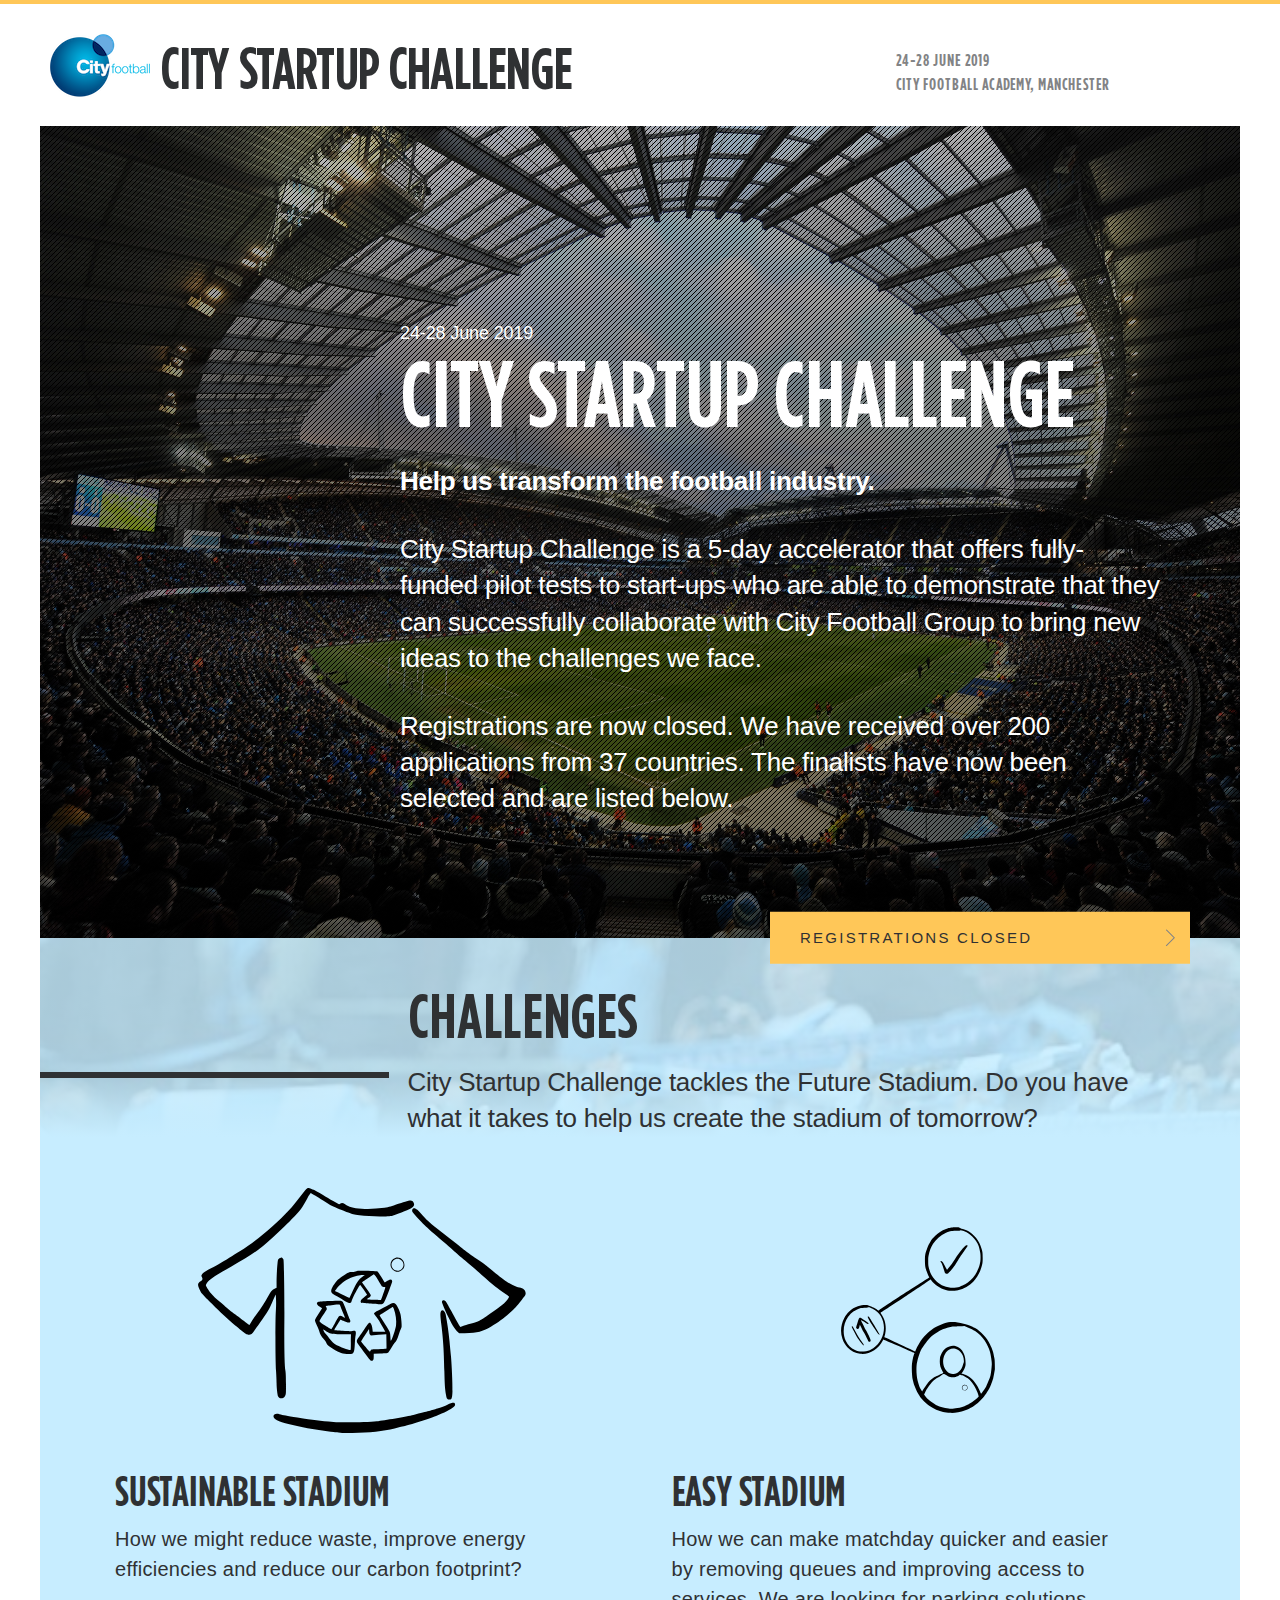
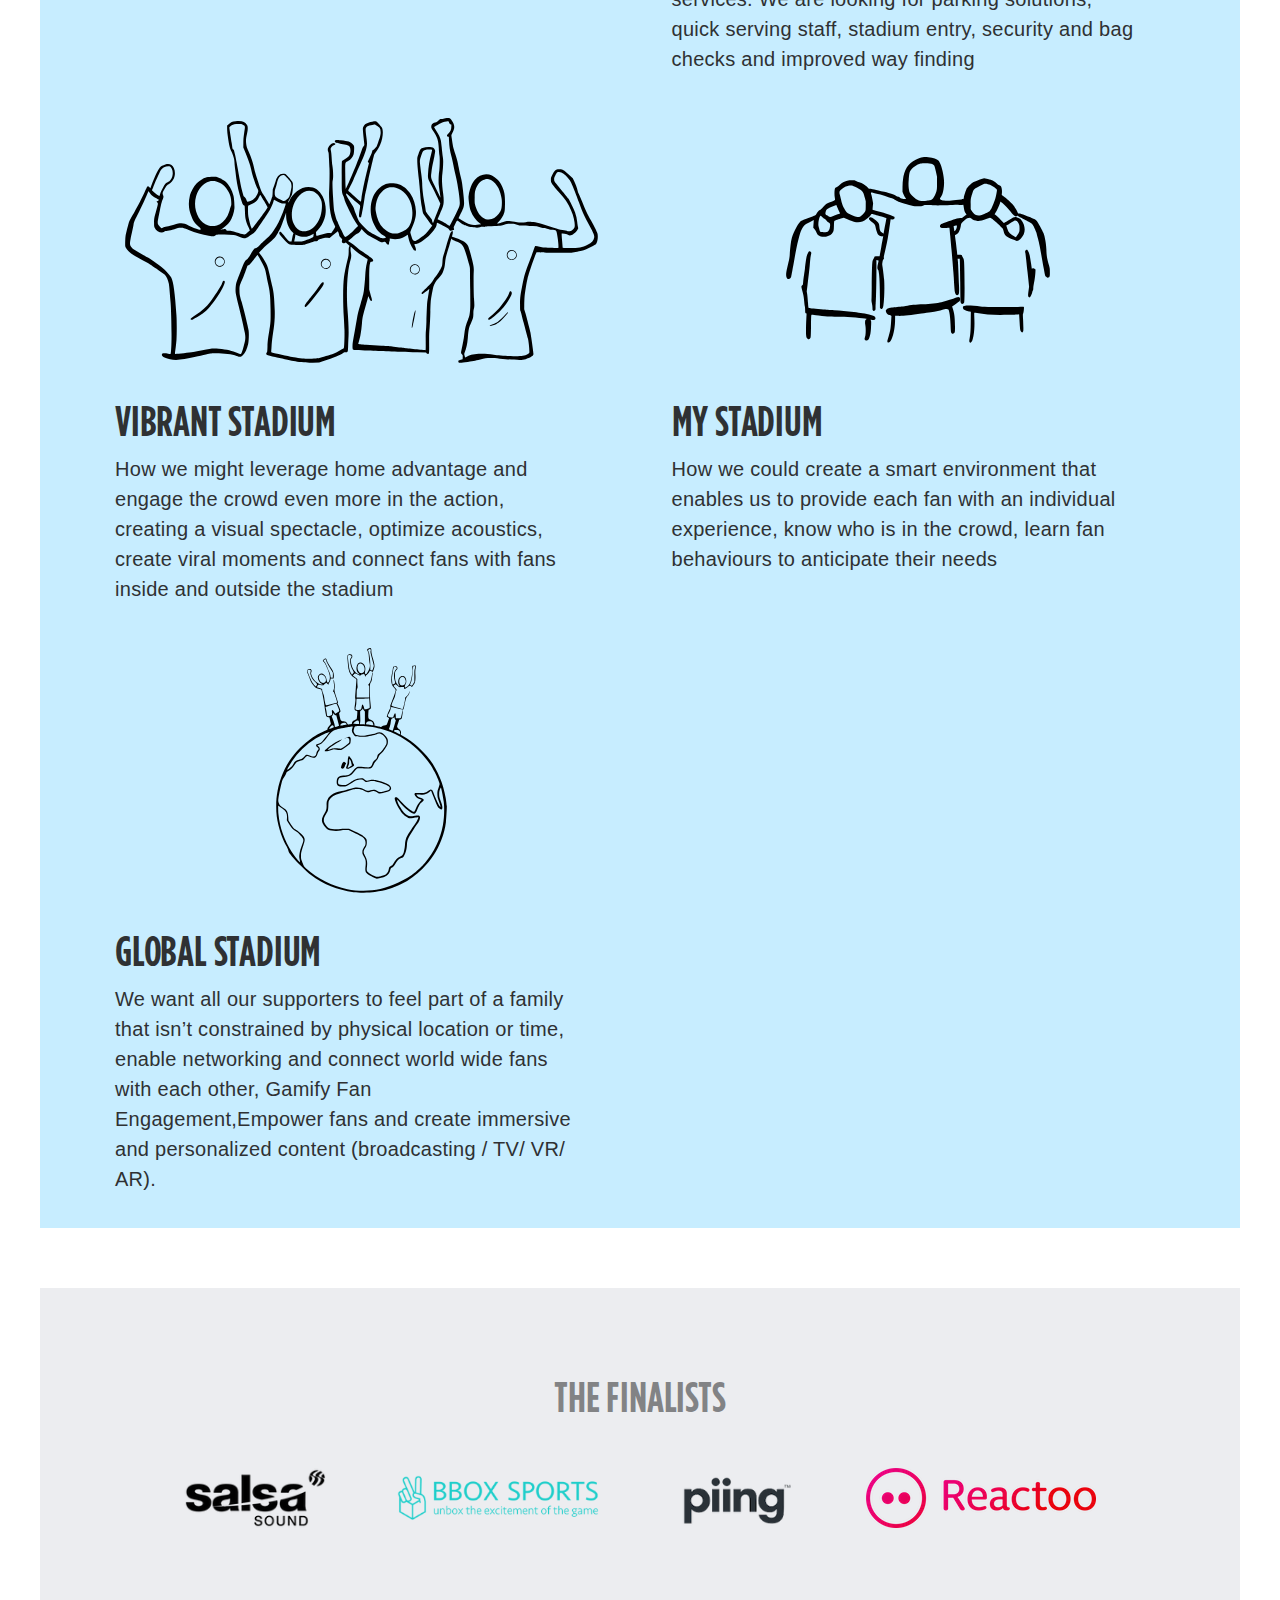
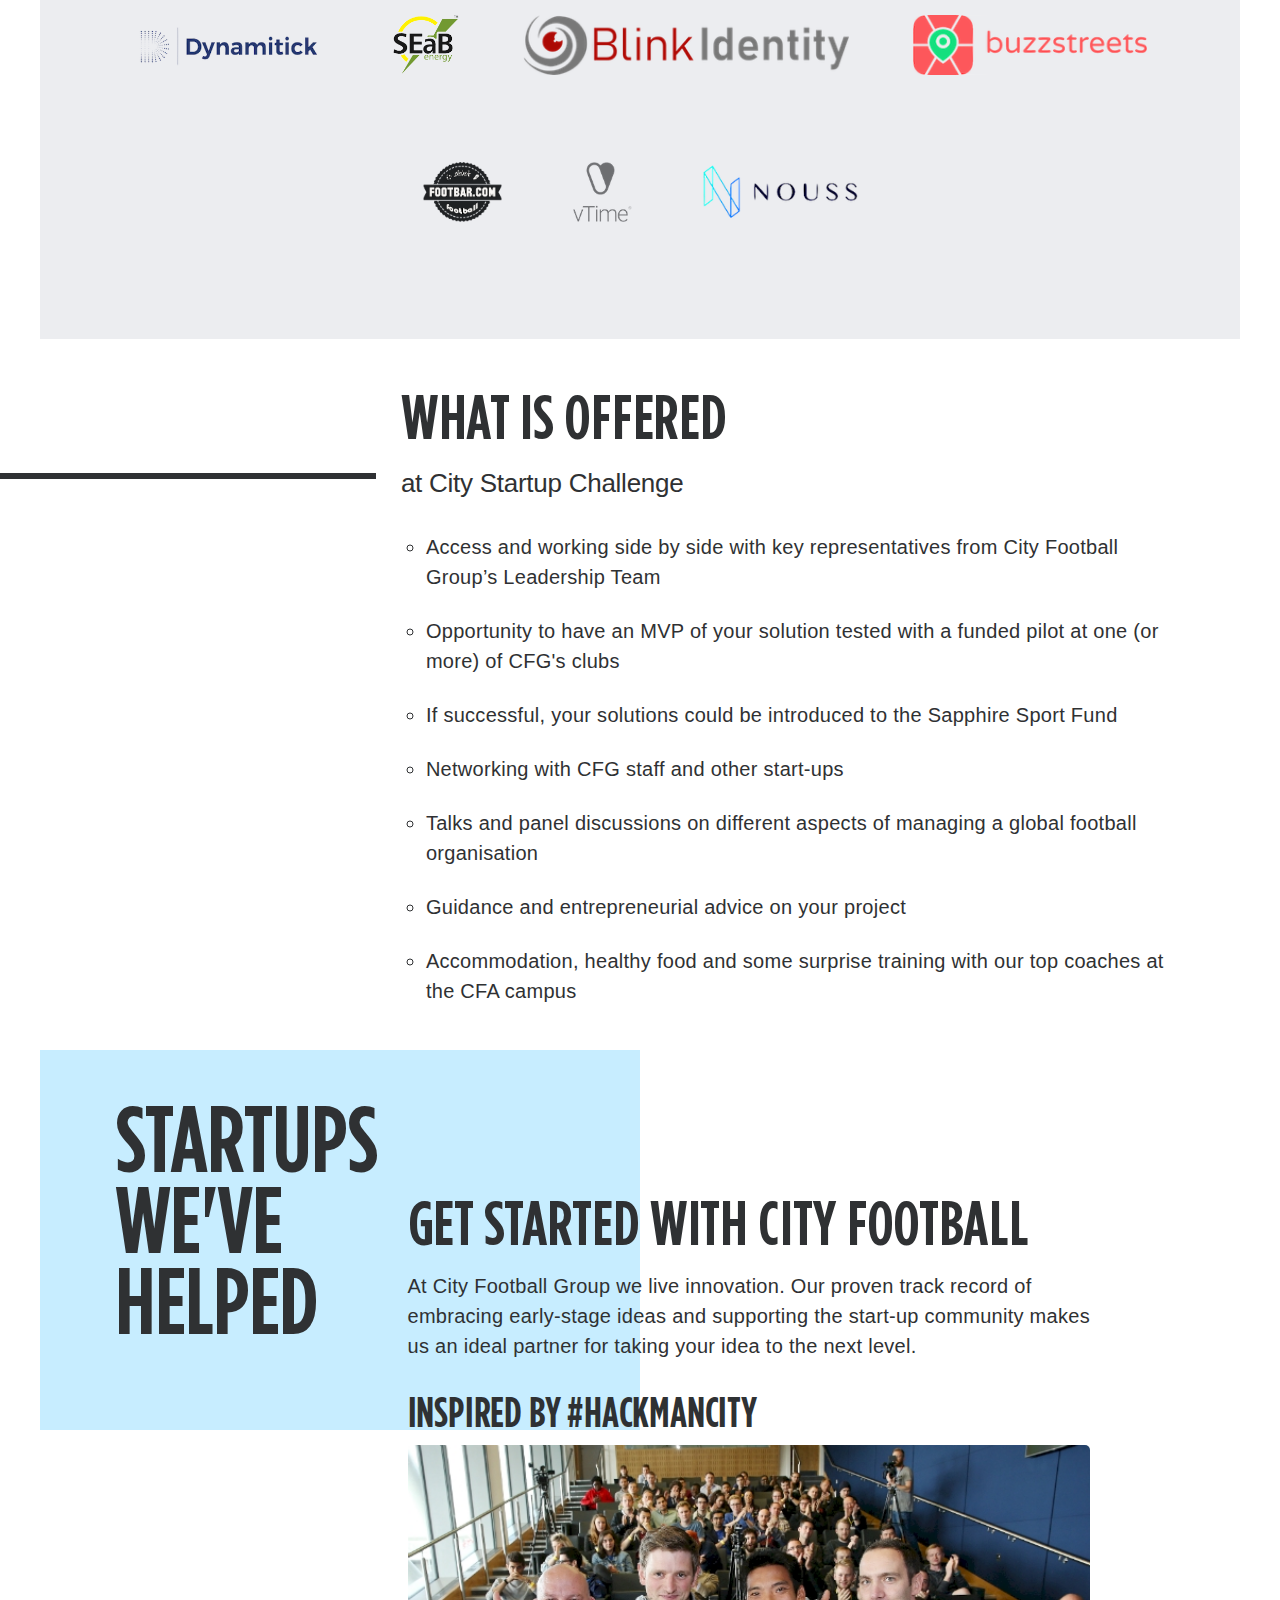
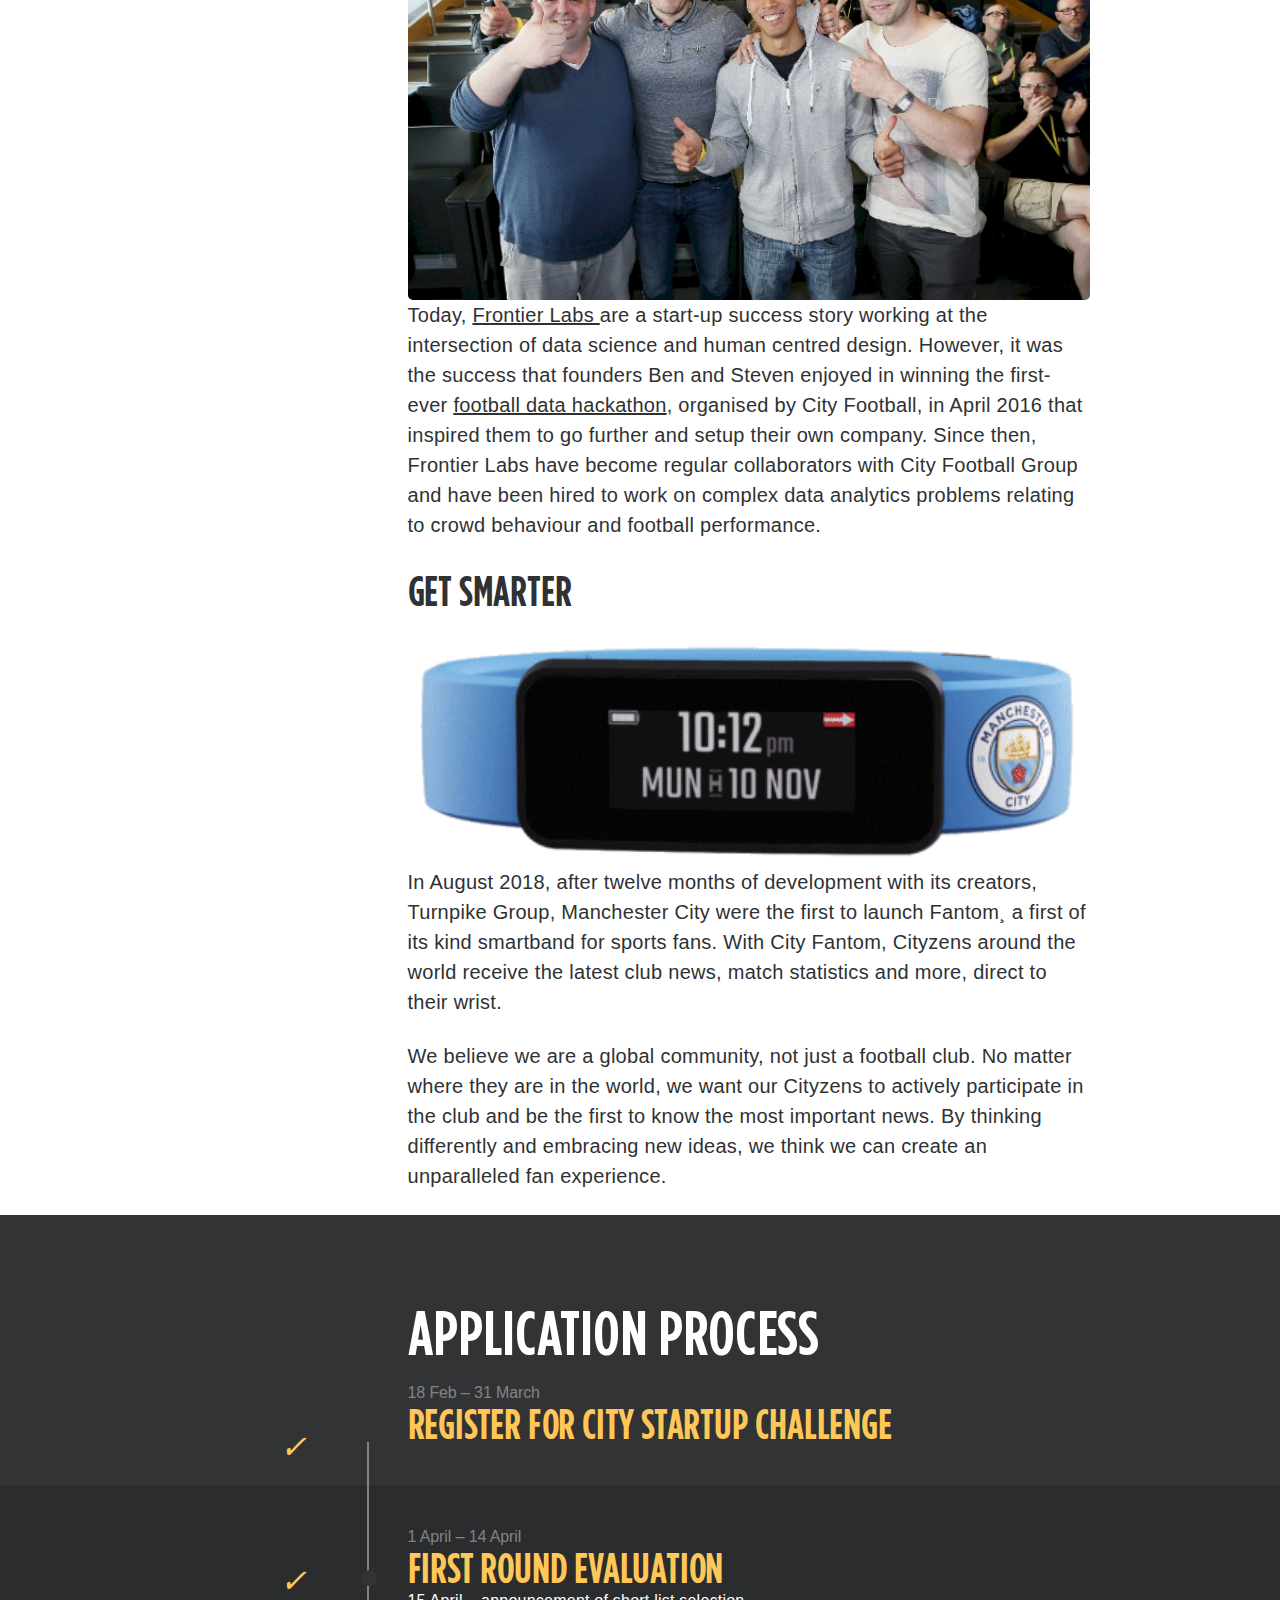
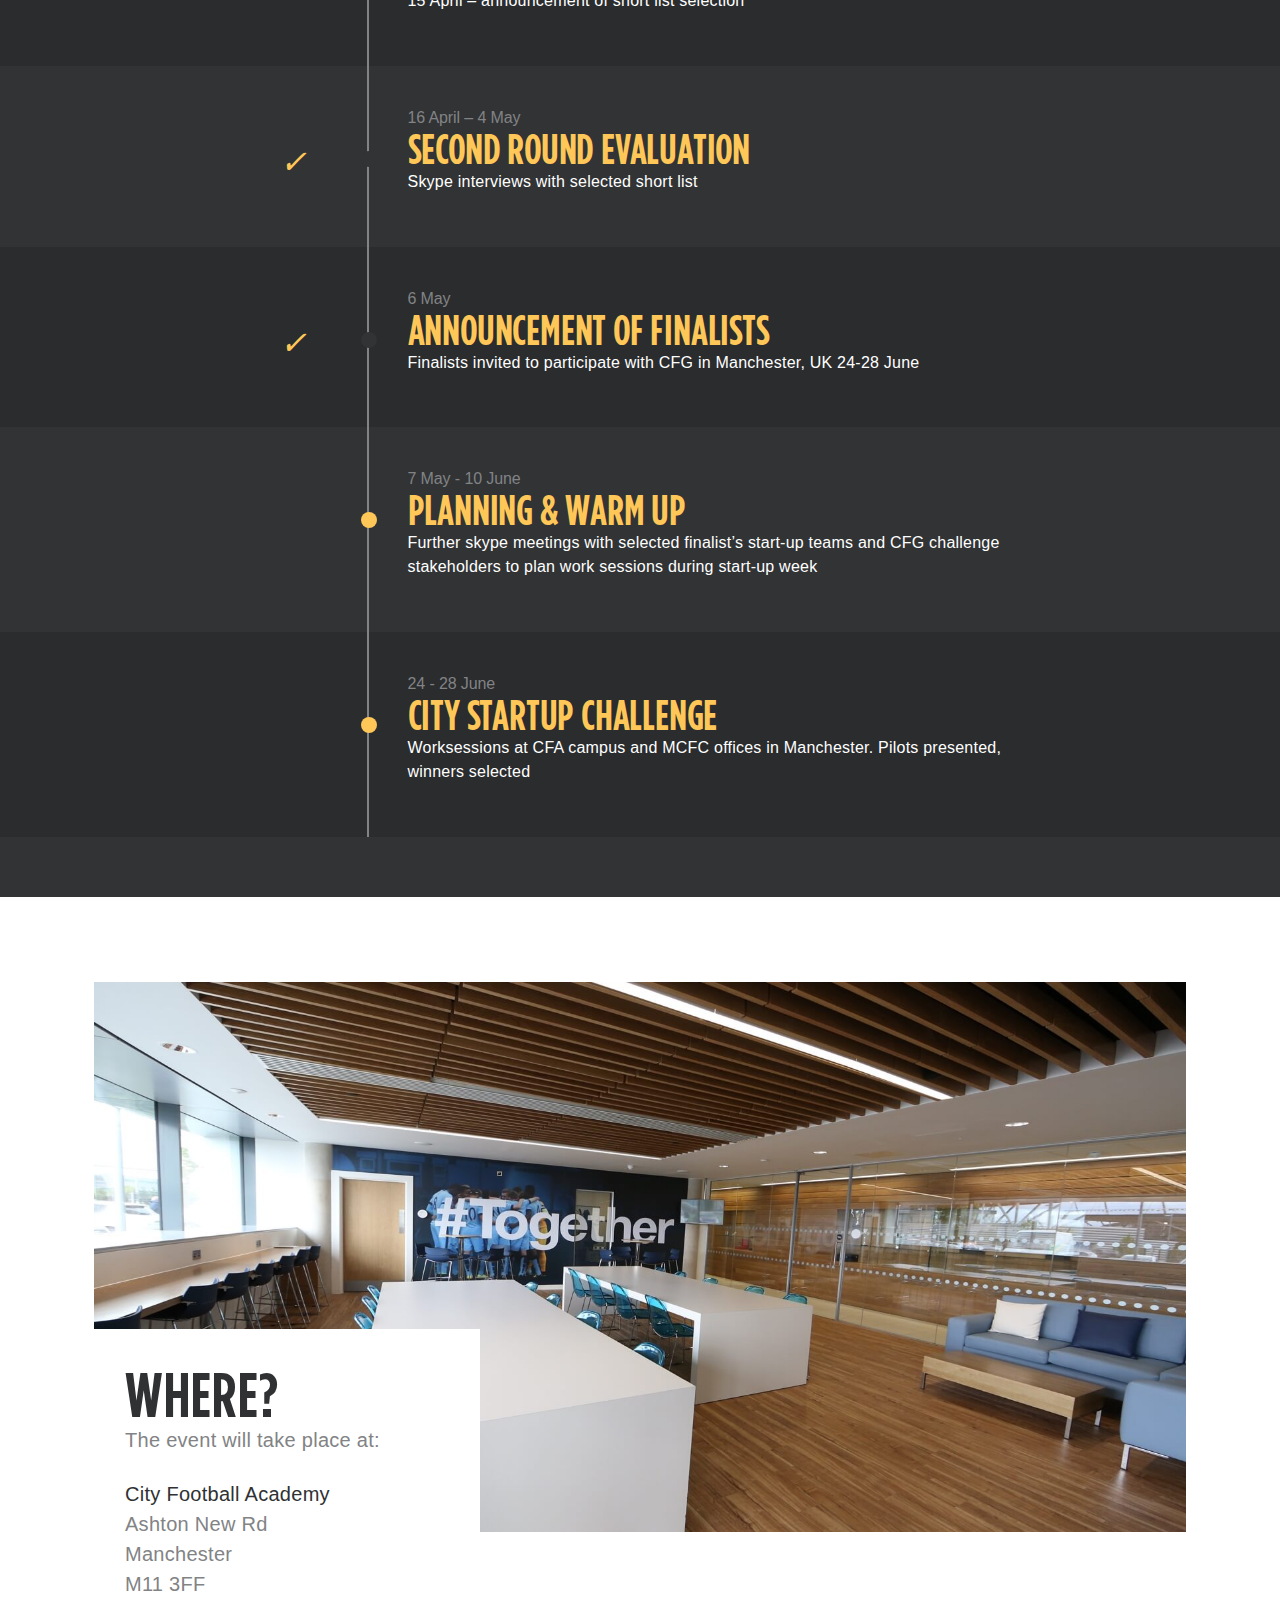
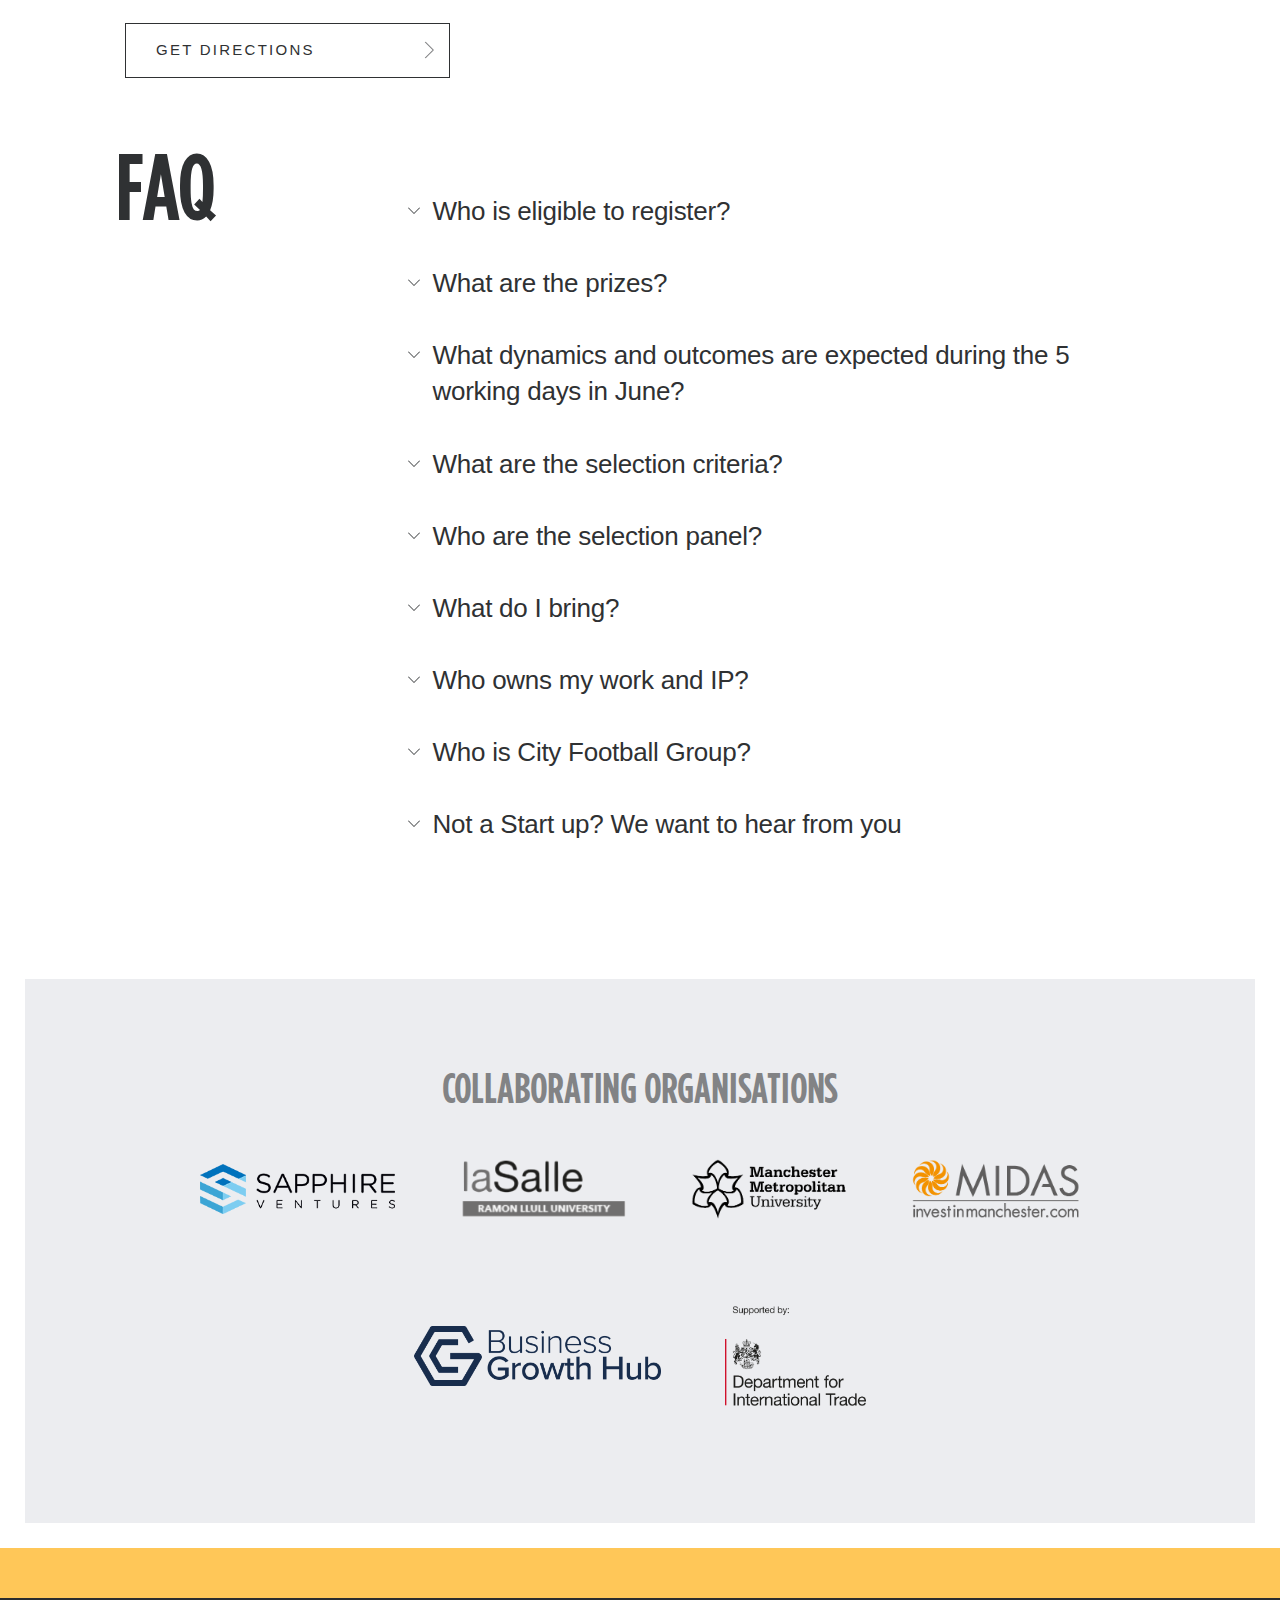
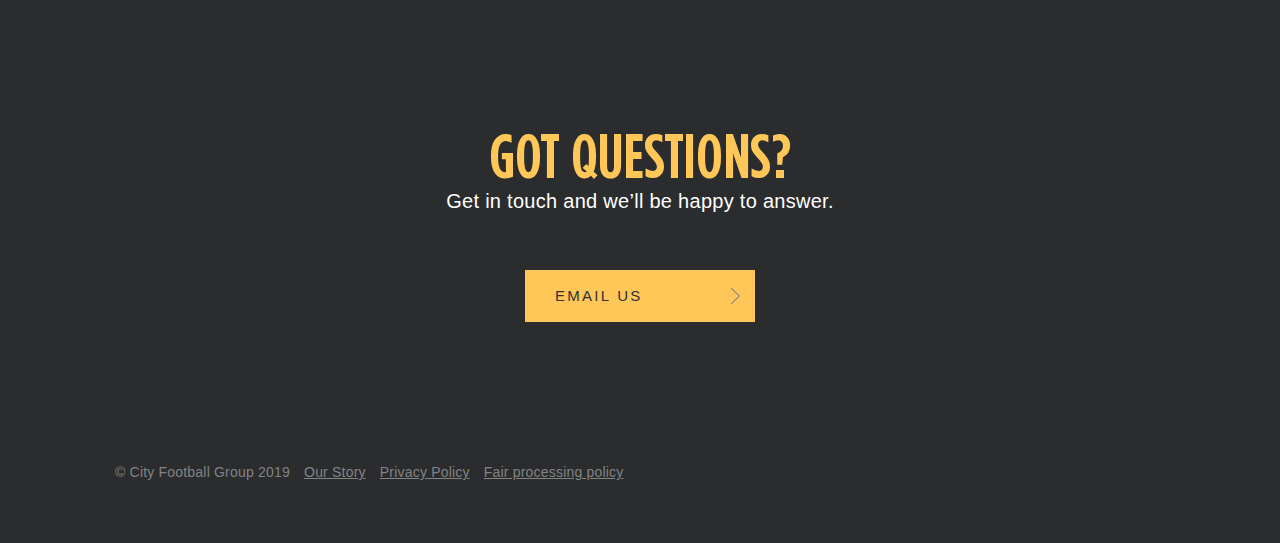
<file: index.html>
<!DOCTYPE html>
<!--[if lt IE 7]> <html class="no-js lt-ie9 lt-ie8 lt-ie7" lang="en"> <![endif]-->
<!--[if IE 7]>    <html class="no-js lt-ie9 lt-ie8" lang="en"> <![endif]-->
<!--[if IE 8]>    <html class="no-js lt-ie9" lang="en"> <![endif]-->
<!--[if IE 9]>    <html class="no-js lt-ie10" lang="en"> <![endif]-->
<!--[if gt IE 9]><!--> <html class="no-js" lang="en"> <!--<![endif]-->
    <head>
  <meta charset=utf-8>
  <meta http-equiv=X-UA-Compatible content="IE=edge">
  <meta name=viewport content="width=device-width,initial-scale=1">
  <title>City StartUp Challenge - 24-28 June 2019</title>
  <meta name=description content="City Startup Challenge - 24-28 June 2019.">
  <meta name=keywords content="CFG, CIty Football Group,  Manchester City Football Club, New York City Football Club , Melbourne City Football Club, Start Up, Innovation">
  <link rel="stylesheet" type="text/css" href="css/global.css" />
  <link rel="shortcut icon" href="img/favicon.ico" /><link rel="mask-icon" href="img/favicon.svg" color="#FC250E">
<!--
  <meta property="og:site" content="hackmancity.co.uk" />
  <meta property="og:title" content="City Startup Challenge - 24-28 June 2019" />
  <meta property="og:description" content="We’re ready to transform the Football Industry, are you?" />
  <meta property="og:image" content="http://www.hackmancity.co.uk/img/hackmcfc-fb.jpg" />
  <meta property="og:image:width" content="1200" />
  <meta property="og:image:height" content="630" />
  <meta property="og:url" content="http://www.hackmancity.co.uk" />
  <meta property="og:type" content="website" />
  <meta name="twitter:card" content="summary_large_image" />
  <meta name="twitter:site" content="@ManCityDigital" />
  <meta name="twitter:title" content="#City Startup Challenge - 24-28 June 2019" />
  <meta name="twitter:description" content="We’re ready to transform the Football Industry, are you?" />
  <meta name="twitter:image" content="http://www.hackmancity.co.uk/img/hackmcfc-tw.jpg" />
  <meta name="twitter:url" content="http://www.hackmancity.co.uk" /> -->
</head>
<body>
  <!--<script>
    (function(i,s,o,g,r,a,m){i['GoogleAnalyticsObject']=r;i[r]=i[r]||function(){
    (i[r].q=i[r].q||[]).push(arguments)},i[r].l=1*new Date();a=s.createElement(o),
    m=s.getElementsByTagName(o)[0];a.async=1;a.src=g;m.parentNode.insertBefore(a,m)
    })(window,document,'script','https://www.google-analytics.com/analytics.js','ga');
    ga('create', 'UA-79673150-1', 'auto');
    ga('send', 'pageview');
  </script>-->

<header role="banner" id="header">
  <!--<a class="button but-yellow" href="#">
    <span class="button-text">Entry Closed</span>
  </a> -->
	<div class="header-inner">
  	<div class="logo">
    <img src="img/cfg_logo-sml.png?h=63&w=100la=en&amp;hash=87EE73176767F2D0693D8727C91962F7842FFE1D" class="logo" alt="City Football Group Logo">
    </div>
    <h1>City Startup Challenge</h1>
    <div class="date-wrap">
      <p>24-28 June 2019 <span class="location">City Football Academy, Manchester</span></p>
    </div>
  </div>
</header>

<section class="hero-wrap">
  <div class="hero">
    <div class="hero-lines">
      <div class="content">
        <p class="pre-head">24-28 June 2019 </p>
        <h1>City Startup Challenge</h1>
        <strong><p>Help us transform the football industry.</p2></strong>

        <p>City Startup Challenge is a 5-day accelerator that offers fully-funded pilot tests to start-ups who are able to demonstrate that they can successfully collaborate with City Football Group to bring new ideas to the challenges we face. 
</p>

<p>Registrations are now closed. We have received over 200 applications from 37 countries. The finalists have now been selected and are listed below.</p>
        
      </div>
    </div>
  </div>
</section><!-- #hero-wrap -->

<section class="about-wrap">
  <div class="about">

    <div class="content button-wrap">
      <a class="button but-yellow" href="#">
        <span class="button-text">Registrations Closed</span>
        <svg xmlns="http://www.w3.org/2000/svg" width="10" height="17"><path fill="#828385" fill-rule="evenodd" d="M.778.707L1.485 0 9.97 8.485l-.707.707L.778.707zm7.778 7.778l.707.707-7.778 7.78-.707-.71 7.778-7.777z"/></svg>
      </a>
    </div>

<div class="content about-top">
	<h2>Challenges</h2>
	<p class="line-wrap">City Startup Challenge tackles the Future Stadium. Do you have what it takes to help us create the stadium of tomorrow? </p>
</div>

<div class="content full-width">
      <div class="half-width premier">
         <img class="svg" src="./img/svgs/Sustainable_Stadium-01.svg" />
         <h3>Sustainable Stadium</h3>
        <p>How we might reduce waste, improve energy efficiencies and reduce our carbon footprint?</p>
		     </div>
      <div class="half-width academy">
        <img class="svg" src="./img/svgs/Easy_Stadium_2-01.svg" />
        <h3>Easy Stadium</h3>
        <p>How we can make matchday quicker and easier by removing queues and improving access to services. We are looking for parking solutions, quick serving staff, stadium entry, security and bag checks and improved way finding</p>
      </div> 
    </div>

<div class="content full-width">
      <div class="half-width premier">
        <img class="svg" src="./img/svgs/Vibrant_Stadium_2-01.svg" />
        <h3>Vibrant Stadium</h3>
        <p>How we might leverage home advantage and engage the crowd even more in the action, creating a visual spectacle, optimize acoustics, create viral moments and connect fans with fans inside and outside the stadium</p>
      </div>
      <div class="half-width academy">
        <img class="svg" src="./img/svgs/My_Stadium-01.svg" />
        <h3>My Stadium</h3>
        	<p>How we could create a smart environment that enables us to provide each fan with an individual experience, know who is in the crowd, learn fan behaviours to anticipate their needs</p>
      </div>
    </div>

    <div class="content full-width">
      <div class="half-width premier">
      <img class="svg" src="./img/svgs/Global_Stadium_2-01.svg" />
      <h3>Global Stadium</h3>
        <p>We want all our supporters to feel part of a family that isn’t constrained by physical location or time, enable networking and connect world wide fans with each other, Gamify Fan Engagement,Empower fans and create immersive and personalized content (broadcasting / TV/ VR/ AR).</p>
      </div>
    </div>
  </div>
  <section class="partners finalists">
    <div class="partners-inner">
      <div class="partners-logos">
        <h4>The finalists</h4>
        <ul class="logos">
          <li class="salsasound">
            <a href="https://www.salsasound.com/" target="_blank">
              <img src="img/salsasound.png" alt="Salsa Sound" />
            </a>
          </li>  
          <li class="bboxsports">
            <a href="https://www.bboxsports.com" target="_blank">
              <img src="img/bboxsports.png" alt="BBox Sports" />
            </a>
          </li>
          <li class="piing">
            <a href="https://piing.events/" target="_blank">
              <img src="img/piing.png" alt="Piing" />
            </a>
          </li>
          <li class="reactoo">
            <a href="https://www.reactoo.com" target="_blank">
              <img src="img/reactoo.png" alt="reactoo" />
            </a>
          </li>
          <li class="dynamitick">
            <a href="https://dynamitick.com/" target="_blank">
              <img src="img/dynamitick.png" alt="Dynamitick" />
            </a>
          </li>
  
          <li class="seab">
            <a href="https://www.seabenergy.com" target="_blank">
              <img src="img/seab.png" alt="SEAB Energy" />
            </a>
          </li>
          <li class="blinkidentity">
            <a href="https://www.blinkidentity.com" target="_blank">
              <img src="img/blinkidentity.png" alt="Blink Identify" />
            </a>
          </li>
  

          <li class="buzzstree">
            <a href="https://buzzstreets.com" target="_blank">
              <img src="img/buzzstreet.png" alt="Buzz Street" />
            </a>
          </li>
          <li class="footbar">
            <a href="https://footbar.com" target="_blank">
              <img src="img/footbar.png" alt="Footbar" />
            </a>
          </li>
          <li class="vtime">
            <a href="https://www.vtime.net" target="_blank">
              <img src="img/vtime.png" alt="Vtime" />
            </a>
          </li>  
          <li class="nouss">
            <a href="http://www.noussintelligence.com" target="_blank">
              <img src="img/nouss.png" alt="Nouss intelligence" />
            </a>
          </li>        
        </ul>
        </li>
      </div>
  </section>

</section>    




<section class="data-wrap">
  <div class="data bottom-pad">
    <div class="content extra-pad">
      <h2>What is offered</h2>
      <p class="line-wrap">at City Startup Challenge</p>
      <!--<h3>Our Offer</h3>-->
      <ul>
	<li>Access and working side by side with key representatives from City Football Group’s Leadership Team</li>
	<li>Opportunity to have an MVP of your solution tested with a funded pilot at one (or more) of CFG's clubs</li>
	<li>If successful, your solutions could be introduced to the Sapphire Sport Fund</li>
	<li>Networking with CFG staff and other start-ups</li>
	<li>Talks and panel discussions on different aspects of managing a global football organisation</li>
	<li>Guidance and entrepreneurial advice on your project</li>
	<li>Accommodation, healthy food and some surprise training with our top coaches at the CFA campus</li>
      </ul>
    </div>
  </div>
</section>



<section class="who">
  <div class="who-text-outer">
    <h1>StartUps we've helped</h1>
    <div class="who-text">
    <h2>Get started with City Football</h2>
      <p>At City Football Group we live innovation. Our proven track record of embracing early-stage ideas and supporting the start-up community makes us an ideal partner for taking your idea to the next level. </p>
      
      <h3>Inspired by #HACKMANCITY</h3>
      <img src="./img/HACKMCFC_winning_team.jpg" class="center-image border-image" />
      <p>Today, <a href="https://frontierlabs.co.uk/">Frontier Labs </a>  are a start-up success story working at the intersection of data science and human centred design. However, it was the success that founders Ben and Steven enjoyed in winning the first-ever <a href="http://www.hackmancity.com/">football data hackathon</a>, organised by City Football, in April 2016 that inspired them to go further and setup their own company. Since then, Frontier Labs have become regular collaborators with City Football Group and have been hired to work on complex data analytics problems relating to crowd behaviour and football performance.</p>
      
      <h3>Get smarter</h3>
       <img src="./img/city_band.gif" class="center-image" />
      <p>In August 2018, after twelve months of development with its creators, Turnpike Group, Manchester City were the first to launch Fantom¸ a first of its kind smartband for sports fans. With City Fantom, Cityzens around the world receive the latest club news, match statistics and more, direct to their wrist. </p>
<p>We believe we are a global community, not just a football club. No matter where they are in the world, we want our Cityzens to actively participate in the club and be the first to know the most important news. By thinking differently and embracing new ideas, we think we can create an unparalleled fan experience. </p>
<p>

    </div>
  </div>
</section>



<!--
<section class="data-wrap">
  <div class="data bottom-pad">
    <div class="content top-pad">
      <h2>Application deadline</h2>
      <p>The deadline for applications is is 31st March 2019</p>
    </div>

    <div id="countdown" class="bottom-pad">
      <div class="clock-part">
        <span class="days"></span>
        <div class="smalltext">Days</div>
      </div>

      <div class="clock-part">
        <span class="hours"></span>
        <div class="smalltext">Hours</div>
      </div>

      <div class="clock-part">
        <span class="minutes"></span>
        <div class="smalltext">Minutes</div>
      </div>

      <div class="clock-part">
        <span class="seconds"></span>
        <div class="smalltext">Seconds</div>
      </div>
    </div>
  </div>
  </section>
-->

<section class="schedule">
  <div class="schedule-outer">
    <div class="schedule-inner schedule-first">
      <h2>Application process</h2>
    </div>
  </div>

  <div class="schedule-outer">
    <div class="schedule-inner schedule-second">
      <i class="tick left_tick">&check;</i>
      <p class="pre-head">18 Feb – 31 March</p>
      <h3 class="done">Register for City Startup Challenge <i class="tick right_tick">&check;</i></h3>
    </div>
  </div>

  <div class="schedule-outer">
    <div class="schedule-inner">
      <i class="tick left_tick">&check;</i>
      <p class="pre-head">1 April – 14 April</p>
      <h3 class="done">First Round Evaluation <i class="tick right_tick">&check;</i></h3>
      <p>15 April – announcement of short list selection</p>
    </div>
  </div>

  <div class="schedule-outer">
    <div class="schedule-inner">
      <i class="tick left_tick">&check;</i>
      <p class="pre-head">16 April – 4 May</p>
      <h3 class="done">Second Round Evaluation <i class="tick right_tick">&check;</i></h3>
      <p>Skype interviews with selected short list</p>
    </div>
  </div>
  
  <div class="schedule-outer">
    <div class="schedule-inner">
      <i class="tick left_tick">&check;</i>
      <p class="pre-head">6 May</p>
      <h3 class="done">Announcement of Finalists <i class="tick right_tick">&check;</i></h3>
      <p>Finalists invited to participate with CFG in Manchester, UK 24-28 June</p>
    </div>
  </div>

  <div class="schedule-outer">
    <div class="schedule-inner">
      <p class="pre-head">7 May - 10 June</p>
      <h3>Planning & Warm up</h3>
      <p>Further skype meetings with selected finalist’s start-up teams and CFG challenge stakeholders to plan work sessions during start-up week</p>
    </div>
  </div>
  
  <div class="schedule-outer">
    <div class="schedule-inner">
      <p class="pre-head">24 - 28 June </p>
      <h3>City Startup Challenge</h3>
      <p>Worksessions at CFA campus and MCFC offices in Manchester. Pilots presented, winners selected</p>
    </div>
  </div>


</section><!-- .schedule -->

<section class="where">


  <div class="where-interior"></div>

  <div class="where-text-outer">
    <div class="where-text">
      <h2>Where?</h2>
      <p>The event will take place at:</p>
      <p><strong>City Football Academy</strong><br />Ashton New Rd<br />Manchester<br />M11 3FF</p>
    </div>
    <a class="button but-white" href="https://goo.gl/maps/t5ty39AJWS92">
      <span class="button-text">Get directions</span>
      <svg xmlns="http://www.w3.org/2000/svg" width="10" height="17"><path fill="#828385" fill-rule="evenodd" d="M.778.707L1.485 0 9.97 8.485l-.707.707L.778.707zm7.778 7.778l.707.707-7.778 7.78-.707-.71 7.778-7.777z"/></svg>
    </a>
  </div>
</section><!-- .where -->



<section class="faq">
  <div class="faq-text-outer">
    <h1>FAQ</h1>
    <div class="faq-text">
      <div class="qanda">
        <div class="question">
          <svg xmlns="http://www.w3.org/2000/svg" viewBox="-631 396 17 10"><style>.st0{fill:#828385;}</style><path d="M-614 397.5l-.7-.7-7.8 7.8-7.8-7.8-.7.7 8.5 8.5z" class="st0"/></svg>
          <p>Who is eligible to register?</p>
        </div>
        <div class="ans">
          <p>We are looking for startups in their early stage, seed capital and round A and B financing; you should be able to provide evidence of current clients/customers and revenues. This is a global innovation contest with a specific focus on the regions where City Football Group is present, namely: Greater Manchester and the UK, New York Metropolitan Area, Greater Melbourne, Catalonia and Spain, Singapore, Montevideo and Yokohama.</p>	
        </div>
      </div>

      <div class="qanda">
        <div class="question">
          <svg xmlns="http://www.w3.org/2000/svg" viewBox="-631 396 17 10"><style>.st0{fill:#828385;}</style><path d="M-614 397.5l-.7-.7-7.8 7.8-7.8-7.8-.7.7 8.5 8.5z" class="st0"/></svg>
          <p>What are the prizes?</p>
        </div>
        <div class="ans">
          <p>The winning teams will receive funding for an MVP pilot of their solution with City Football Group, as per the guidance outlined above. Finalists will also be introduced to senior executives of City Football Group and the organizations collaborating in City Startup Challenge.</p>
        </div>
      </div>

      <div class="qanda">
        <div class="question">
          <svg xmlns="http://www.w3.org/2000/svg" viewBox="-631 396 17 10"><style>.st0{fill:#828385;}</style><path d="M-614 397.5l-.7-.7-7.8 7.8-7.8-7.8-.7.7 8.5 8.5z" class="st0"/></svg>
          <p>What dynamics and outcomes are expected during the 5 working days in June?</p>
        </div>
        <div class="ans">
          <p>During the 5 working days in June, you will be collaborating with City Football Group to develop a plan for applying your solution to our use case.</p>
          <p>The working week will be structured around a series of meetings and interactions, that will be moderated and managed, to ensure a productive use of your time. We will include specific time to allow you to understand our challenges more deeply, carry out any necessary field work, ideate with CFG and develop a pilot plan to present on the final day.</p>
          <p>The pilot plans will be judged by a panel of senior City Football experts. We will expect you to:</p>
        	<ul>
 			<li>Define an MVP to be tested which demonstrates the key attributes of your solution. The MVP should describe what functions/services it will entail and to which aspects of the challenges it will address);</li>
 			<li>Be ready to execute the pilot over a maximum period of six-months, including any development and testing phases.</li> 			
 			<li>All relevant CFG challenge stakeholders should be involved in the pilot test;</li>
 			<li>Control your budget. The pilot study will be funded by City Football Group with tight budgets set to keep projects to the necessary scale required to demonstrate their future value. </li>
 			<li>Define criteria of how success will be measured</li>
 			<li>Define a clear time line and milestones / go-no-go points</li> 			 			
 			<li>Define a detailed workplan for the pilot indicating tasks, responsibilities, contribution and participation of CFG staff or any other third parties</li>
 			<li>Enter a pre-agreement on further collaboration in case the pilot is successful (how will IP be managed, how will exploitation rights be managed, what possible roll out plan could there be?)</li> 			
 			</ul>
        </div>
      </div>
      
      
    <div class="qanda">
        <div class="question">
          <svg xmlns="http://www.w3.org/2000/svg" viewBox="-631 396 17 10"><style>.st0{fill:#828385;}</style><path d="M-614 397.5l-.7-.7-7.8 7.8-7.8-7.8-.7.7 8.5 8.5z" class="st0"/></svg>
          <p>What are the selection criteria?</p>
        </div>
    <div class="ans">
 			<ul>
 			<li>You are a startup in the stage of seed capital, round A and/or B, with established clients and proven revenue</li> 			 			
 			<li>You are addressing and have a potential solution addressing a subject related to one of the stated challenges</li>
 			<li>You are available to travel to Manchester, England spending 5-days at City Football Group during the week commencing 24th June, 2019 </li> 			
 			<li>You are motivated to try to implement a pilot test with City Football Group</li>
 			</ul>
 		</div>
  </div>
      
      
      <div class="qanda">
        <div class="question">
          <svg xmlns="http://www.w3.org/2000/svg" viewBox="-631 396 17 10"><style>.st0{fill:#828385;}</style><path d="M-614 397.5l-.7-.7-7.8 7.8-7.8-7.8-.7.7 8.5 8.5z" class="st0"/></svg>
          <p>Who are the selection panel?</p>
        </div>
        <div class="ans">
          <p>A jury with experts consisting of senior executives from City Football Group and other industries will select the finalists to join us in Manchester for the City Startup Challenge. The same or similar panel will also decide on the contests winners, who will receive a funded pilot of their proposed solution. </p>
        </div>
      </div>
    
      <div class="qanda">
        <div class="question">
          <svg xmlns="http://www.w3.org/2000/svg" viewBox="-631 396 17 10"><style>.st0{fill:#828385;}</style><path d="M-614 397.5l-.7-.7-7.8 7.8-7.8-7.8-.7.7 8.5 8.5z" class="st0"/></svg>
          <p>What do I bring?</p>
        </div>
        <div class="ans">
          <p>Bring the equipment you would need for demos and other working equipment needed for the working sessions. There will be an opportunity to discuss this during the selection process.</p>
        </div>
      </div>


      <div class="qanda">
        <div class="question">
          <svg xmlns="http://www.w3.org/2000/svg" viewBox="-631 396 17 10"><style>.st0{fill:#828385;}</style><path d="M-614 397.5l-.7-.7-7.8 7.8-7.8-7.8-.7.7 8.5 8.5z" class="st0"/></svg>
          <p>Who owns my work and IP?</p>
        </div>
        <div class="ans">
          <p>Participants will be obliged to sign a participation NDA agreement in which they agree to not use and/or commercially exploit any IP and insights provided by CFG during the City Startup Challenge and vice versa.</p>
          <p>An agreement for any IP that is jointly developed during City Startup Challenge and subsequent pilot projects may be discussed during the preparation and definition of the pilot.</p>
          </ul>
        </div>
      </div>


      <div class="qanda">
        <div class="question">
          <svg xmlns="http://www.w3.org/2000/svg" viewBox="-631 396 17 10"><style>.st0{fill:#828385;}</style><path d="M-614 397.5l-.7-.7-7.8 7.8-7.8-7.8-.7.7 8.5 8.5z" class="st0"/></svg>
          <p>Who is City Football Group?</p>
        </div>
        <div class="ans">
          <p>Established in May 2013, City Football Group is the owner of football-related businesses in major cities around the world, including football clubs, academies, technical support and marketing companies.</p>
          <p>It is our ambition to increase participation in football on and off the field, to find and develop the best footballing talent, and to deliver an exciting and forward playing game.</p>
          <p>By achieving these ambitions – playing attractive football, engaging our community of passionate fans and adopting a uniquely global yet local approach – we are growing a sustainable and socially responsible organisation, consistent with what ‘City’ football has meant to people for over a century.</p>
          <p>Today, the Group has majority owned and operated clubs on three continents – Manchester City FC in the Premier League, New York City Football Club in the MLS and Melbourne City FC of the A-League.</p>
          <p>All of these clubs' men’s, women’s and youth teams train at City Football Academies, each facility designed upon the same principles and philosophy as the Group HQ in Manchester. This was the first City Football Academy, a world-leading youth development and first team training facility, designed as a physical manifestation of the Group’s commitment to sustainability, embedded within its local community.</p>
          <p>Each Club’s vision to use football for social good is delivered in part through City in the Community, Manchester City’s 30-year-old charity, which has since been replicated in New York and Melbourne.</p>
          <p>The Group also has investments in the J-League’s Yokohama F. Marinos, Club Atletico Torque in Uruguay, Girona FC in La Liga and Sichuan Jiuniu FC in China.</p>
        </div>
      </div>
      
 <div class="qanda">
        <div class="question">
          <svg xmlns="http://www.w3.org/2000/svg" viewBox="-631 396 17 10"><style>.st0{fill:#828385;}</style><path d="M-614 397.5l-.7-.7-7.8 7.8-7.8-7.8-.7.7 8.5 8.5z" class="st0"/></svg>
          <p>Not a Start up? We want to hear from you</p>
        </div>
        <div class="ans">
          <p>If you are not a startup as such or as indicated in the description of selection criteria, please feel free to register and fill out the application form <a href="https://www.surveygizmo.com/s3/4848652/City-Startup-Challenge">provided here</a> for non startups. We are happy to receive and study your ideas and solutions and possibly explore other routes of collaboration.</p>
        </div>
      </div>

    </div><!-- .faq-text -->
  </div><!-- .faq-text-outer -->
</section><!-- .faq -->

<section class="partners">
  <div class="partners-inner">
    <div class="partners-logos">
      <h4>COLLABORATING ORGANISATIONS</h4>
      <ul class="logos">
        <li class="sapphire">
          <a href="https://sapphireventures.com/" target="_blank">
            <img src="img/sapphire_ventures_logo_300px.png" alt="Sapphire Ventures" />
          </a>
        </li>
        <li class="lasalle">
          <a href="https://www.salleurl.edu/en" target="_blank">
            <img src="img/lasalle.png" alt="La Salle" />
          </a>
        </li>
        <li class="mmu">
          <a href="https://www.mmu.ac.uk/" target="_blank">
            <img src="img/mmu.png" alt="Manchester Metropolitan University" />
          </a>
        </li>
        <li class="midas">
          <a href="https://investinmanchester.com" target="_blank">
            <img src="img/MIDAS-Logo-Landscape-Online_2018.png" alt="Midas" />
          </a>
        </li>
        <li class="bgh">
          <a href="https://www.businessgrowthhub.com" target="_blank">
            <img src="img/Business_Growth_Hub.png" alt="Business Growth Hub" />
          </a>
        </li>
        <li class="dfit">
          <a href="https://www.gov.uk/government/organisations/department-for-international-trade" target="_blank">
            <img src="img/dfit.png" alt="department for international trade" />
          </a>
        </li>
      </ul>
      </li>
    </div>



  </div><!-- .partners-inner -->
</section><!-- .partners -->

<footer role="contentinfo">
  <div class="footer-inner">
    <h2>Got Questions?</h2>
    <p>Get in touch and we’ll be happy to answer.</p>
    <a class="button but-yellow" href="mailto:Menno.Marrien1@cityfootball.com">
      <span class="button-text">Email us</span>
      <svg xmlns="http://www.w3.org/2000/svg" width="10" height="17"><path fill="#828385" fill-rule="evenodd" d="M.778.707L1.485 0 9.97 8.485l-.707.707L.778.707zm7.778 7.778l.707.707-7.778 7.78-.707-.71 7.778-7.777z"/></svg>
    </a>
  	<div class="copy">
      <p>&copy; City Football Group <time datetime="2019">2019</time>  <a href="https://www.cityfootballgroup.com/Our-Story">Our Story</a> <a href="https://www.mancity.com/common/privacy">Privacy Policy</a>  <a href="https://www.mancity.com/common/fair%20processing%20notice">Fair processing policy</a></p></p> 
    </div>

  </div>
</footer>

<script src="https://api.inspiredlabs.com/viewer.js">/* */</script>
<script src="https://ajax.googleapis.com/ajax/libs/jquery/2.2.4/jquery.min.js"></script>
<script src="js/video.js"></script>
<script>
// FAQs
$(document).ready(function($) {
  $('.ans').hide();
  $('.qanda').find('.question').click(function(){
    $(this).toggleClass("ansopen").next().slideToggle(200);
    $('ans').not($(this).next()).slideUp(200);
  });
});
// Sticky nav
var  mn = $("#header");
    mns = "header-stick";
$(window).scroll(function() {
  if( $(this).scrollTop() > 1 ) {
    mn.addClass(mns);
  } else {
    mn.removeClass(mns);
  }
});
// Countdown timer
function getTimeRemaining(endtime) {
  var t = Date.parse(endtime) - Date.parse(new Date());
  var seconds = Math.floor((t / 1000) % 60);
  var minutes = Math.floor((t / 1000 / 60) % 60);
  var hours = Math.floor((t / (1000 * 60 * 60)) % 24);
  var days = Math.floor(t / (1000 * 60 * 60 * 24));
  return {
    'total': t,
    'days': days,
    'hours': hours,
    'minutes': minutes,
    'seconds': seconds
  };
}

function initializeClock(id, endtime) {
  var clock = document.getElementById(id);
  var daysSpan = clock.querySelector('.days');
  var hoursSpan = clock.querySelector('.hours');
  var minutesSpan = clock.querySelector('.minutes');
  var secondsSpan = clock.querySelector('.seconds');

  function updateClock() {
    var t = getTimeRemaining(endtime);

    daysSpan.innerHTML = t.days;
    hoursSpan.innerHTML = ('0' + t.hours).slice(-2);
    minutesSpan.innerHTML = ('0' + t.minutes).slice(-2);
    secondsSpan.innerHTML = ('0' + t.seconds).slice(-2);

    if (t.total <= 0) {
      clearInterval(timeinterval);
    }
  }

  updateClock();
  var timeinterval = setInterval(updateClock, 1000);
}

var deadline = new Date(Date.parse(new Date(2019, 2, 31, 10, 0, 0)));
initializeClock('countdown', deadline);
</script>
</body></html>
</file>
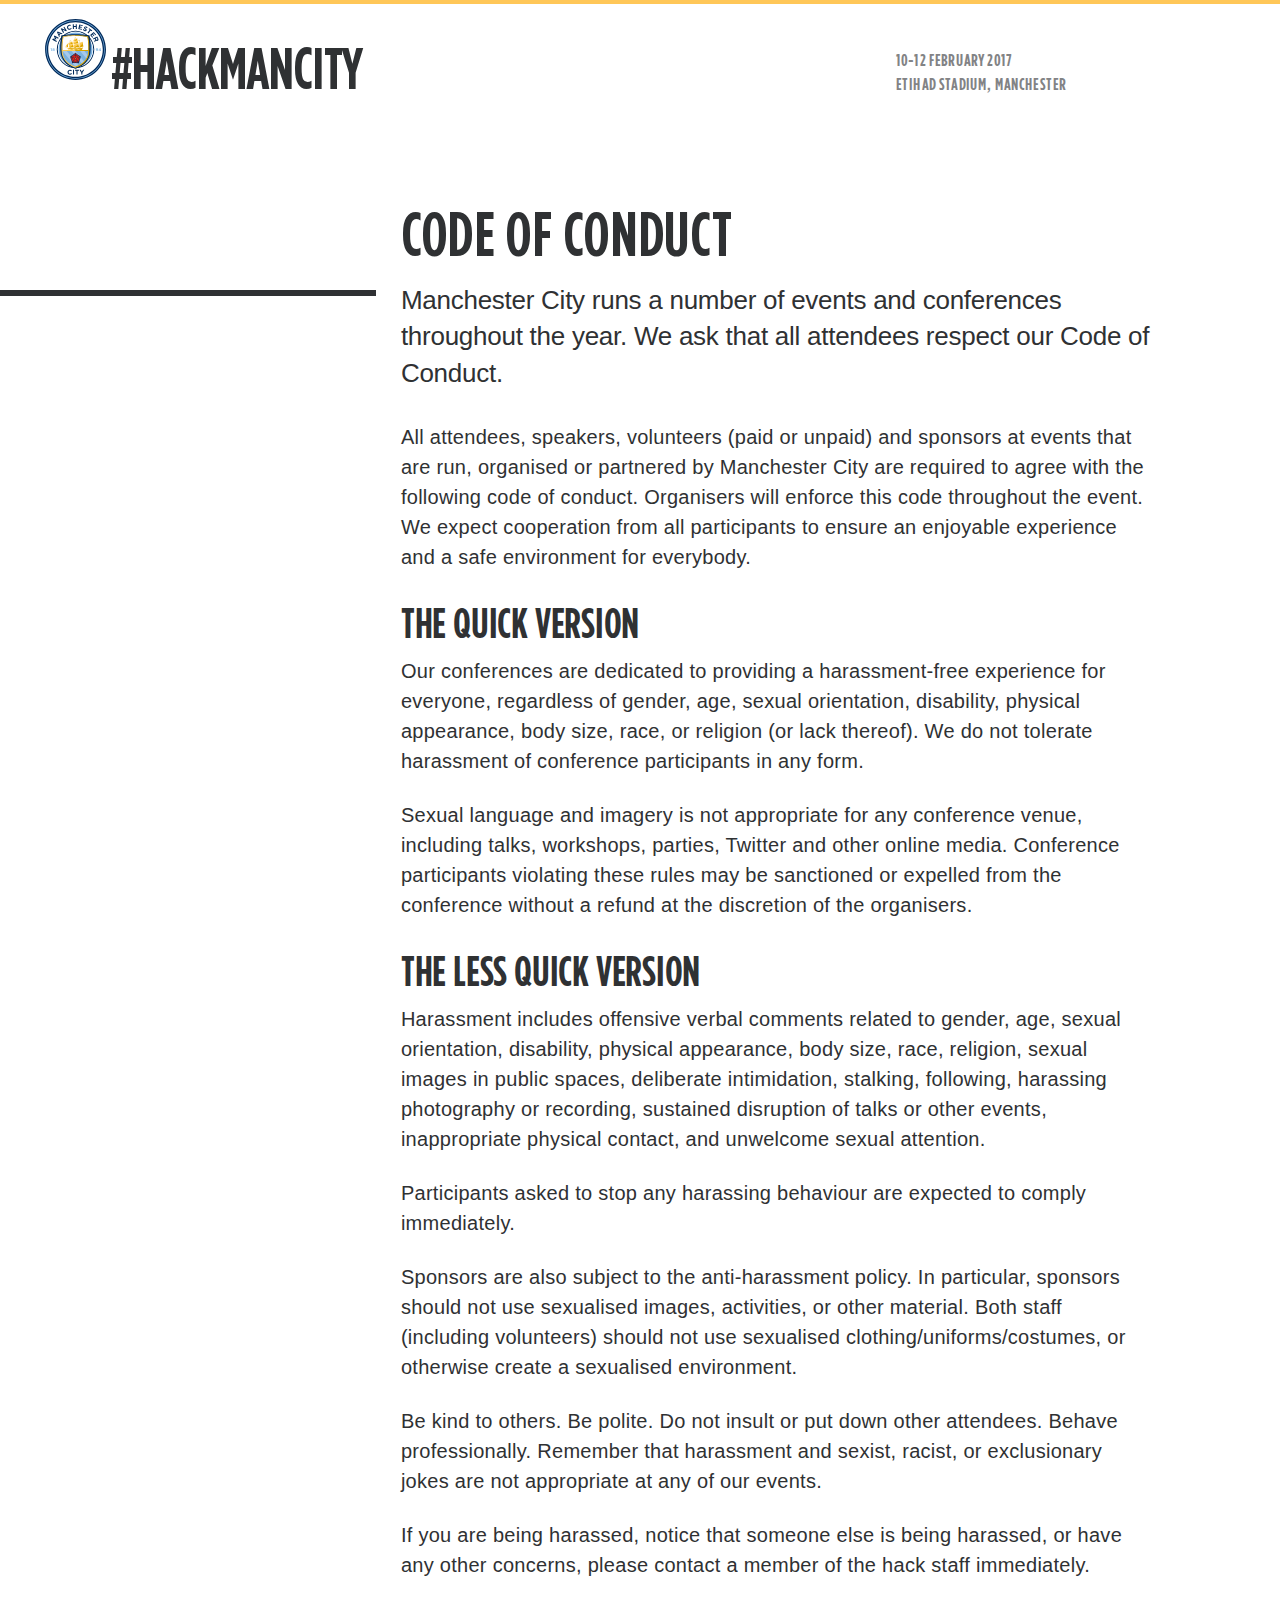
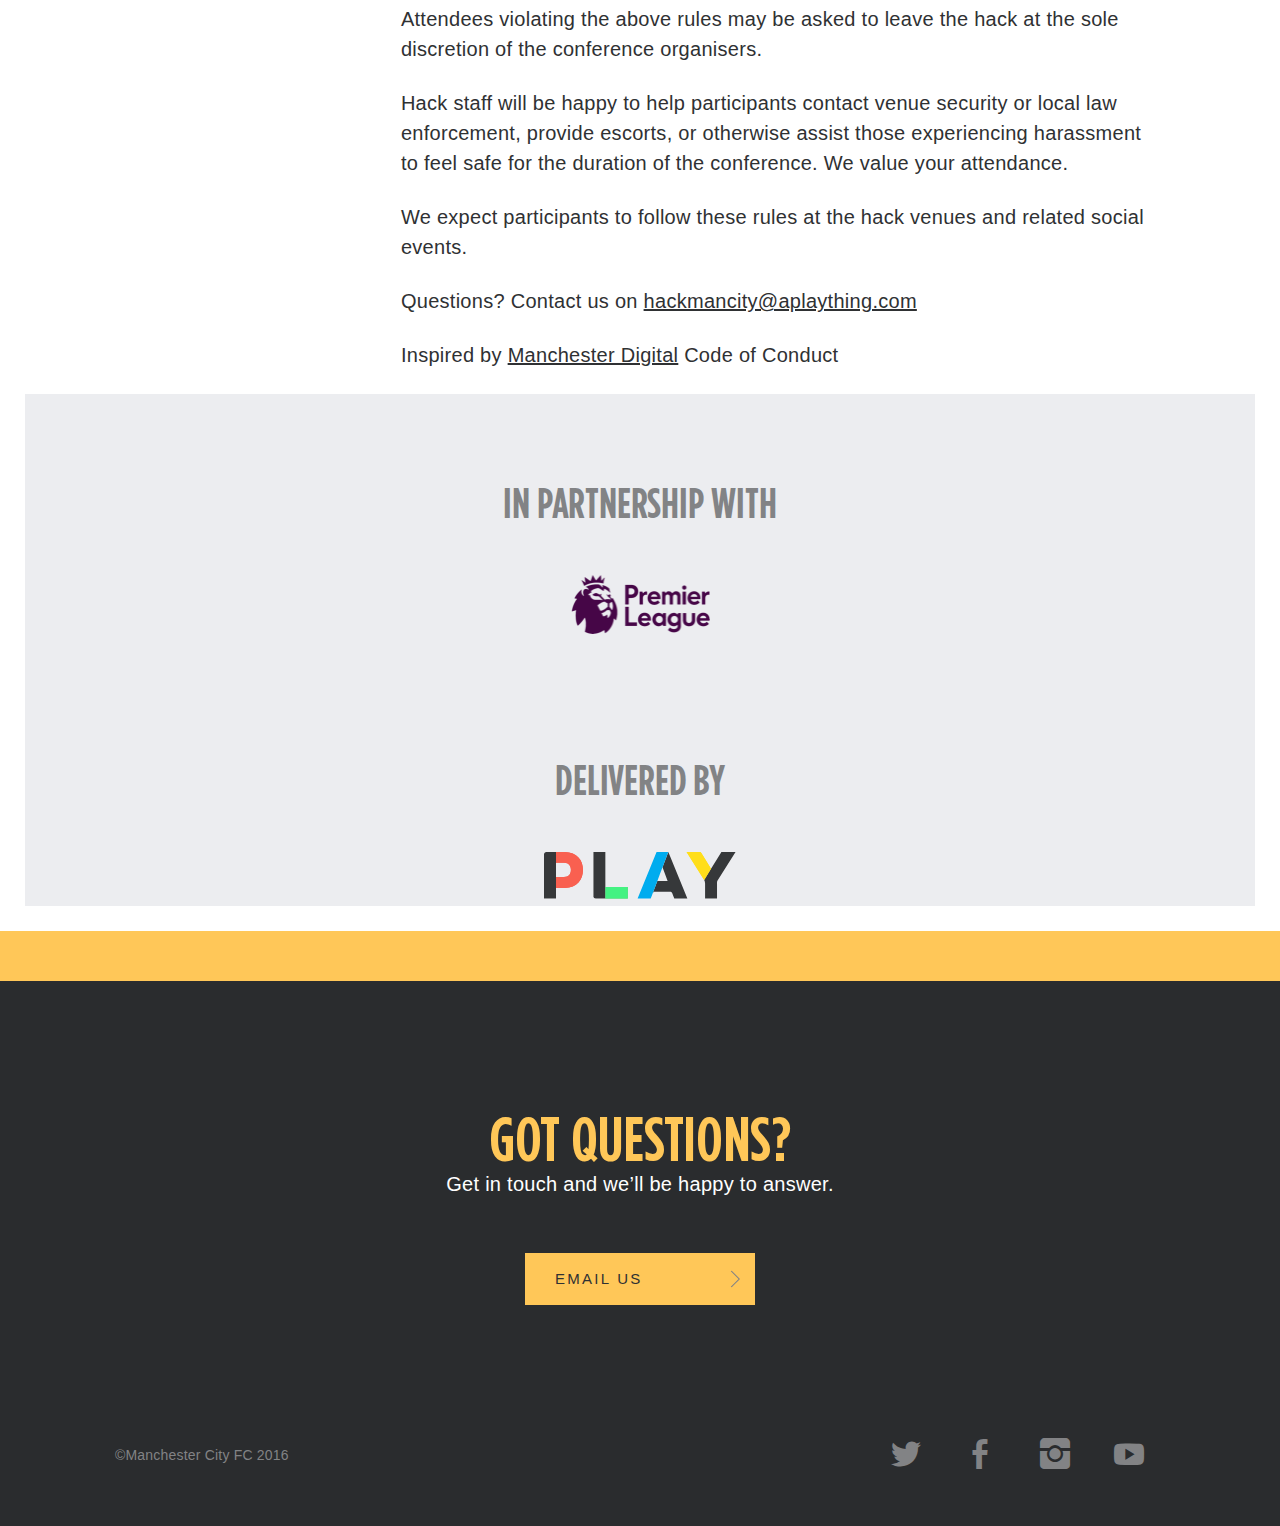
<file: code-of-conduct.html>
<!DOCTYPE html>
<html lang=en>
<head>
  <meta charset=utf-8>
  <meta http-equiv=X-UA-Compatible content="IE=edge">
  <meta name=viewport content="width=device-width,initial-scale=1">
  <title>Code of Conduct - #HACKMANCITY</title>
  <meta name=description content="Code of conduct for the #HACKMANCITY event.">
  <meta name=keywords content="MCFC, Manchester City, Hack Day, Hack, Hackathon">
  <link rel="stylesheet" type="text/css" href="css/global.css" />
  <link rel="shortcut icon" href="img/favicon.ico" /><link rel="mask-icon" href="img/favicon.svg" color="#FC250E">

  <meta property="og:site" content="hackmancity.co.uk" />
  <meta property="og:title" content="#HACKMANCITY Fan Engagement Hack, Feb 2017" />
  <meta property="og:description" content="Manchester City football club's second hack. This time on fan engagement." />
  <meta property="og:image" content="http://www.hackmancity.co.uk/img/hackmcfc-fb.jpg" />
  <meta property="og:image:width" content="1200" />
  <meta property="og:image:height" content="630" />
  <meta property="og:url" content="http://www.hackmancity.co.uk" />
  <meta property="og:type" content="website" />
  <meta name="twitter:card" content="summary_large_image" />
  <meta name="twitter:site" content="@ManCityDigital" />
  <meta name="twitter:title" content="#HACKMANCITY Fan Engagement Hack, Feb 2017" />
  <meta name="twitter:description" content="Manchester City football club's second hack. This time on fan engagement." />
  <meta name="twitter:image" content="http://www.hackmancity.co.uk/img/hackmcfc-tw.jpg" />
  <meta name="twitter:url" content="http://www.hackmancity.co.uk" />
</head>
<body class="code-of-conduct">
  <script>
    (function(i,s,o,g,r,a,m){i['GoogleAnalyticsObject']=r;i[r]=i[r]||function(){
    (i[r].q=i[r].q||[]).push(arguments)},i[r].l=1*new Date();a=s.createElement(o),
    m=s.getElementsByTagName(o)[0];a.async=1;a.src=g;m.parentNode.insertBefore(a,m)
    })(window,document,'script','https://www.google-analytics.com/analytics.js','ga');
    ga('create', 'UA-79673150-1', 'auto');
    ga('send', 'pageview');
  </script>
<header role="banner" id="header">
  <a class="button but-yellow" href="apply.html">
    <span class="button-text">Register <span>here</span></span>
  </a>
	<div class="header-inner">
  	<div class="logo">
      <a href="/">
        <svg width="218" height="218" viewBox="0 0 218 218" xmlns="http://www.w3.org/2000/svg"><g fill="none" fill-rule="evenodd"><path d="M109.102.102C49.127.102.307 48.922.307 108.898c0 59.975 48.82 108.795 108.795 108.795 59.976 0 108.796-48.82 108.796-108.795 0-59.976-48.82-108.796-108.796-108.796" fill="#002A5A"/><path d="M206.537 108.898c0-53.835-43.65-97.486-97.486-97.486-53.83 0-97.48 43.65-97.48 97.486 0 53.834 43.65 97.486 97.49 97.486 53.89 0 97.49-43.652 97.49-97.486" fill="#FFF"/><path d="M171.125 108.898c0-34.287-27.787-62.023-62.074-62.023-34.28 0-62.02 27.787-62.02 62.023 0 34.286 27.79 62.073 62.02 62.073 34.29 0 62.08-27.78 62.08-62.07" fill="#7AB2E1"/><path d="M109.102 45.698c-34.85 0-63.2 28.35-63.2 63.2s28.35 63.25 63.2 63.25 63.25-28.35 63.25-63.25c-.05-34.85-28.4-63.2-63.25-63.2m0 130.186c-36.896 0-66.986-30.04-66.986-66.986 0-36.948 30.04-66.987 66.986-66.987 36.948 0 66.987 30.04 66.987 66.99-.06 36.95-30.09 66.99-66.99 66.99" fill="#002A5A"/><path fill="#7AB2E1" d="M22.005 106.544l-1.79.41-.462-1.792 2.917-.87h1.535v10.184h-2.2m10.08-7.216c0-.665-.51-1.228-1.432-1.228-.92 0-1.433.563-1.433 1.177v.05c0 .71.563 1.22 1.433 1.22.87 0 1.433-.51 1.433-1.23m.307 4.24c0-.82-.716-1.28-1.74-1.28-1.023 0-1.74.46-1.74 1.23 0 .71.665 1.28 1.74 1.28 1.075.05 1.74-.51 1.74-1.23m-5.63.2c0-1.28.564-2 1.638-2.46-.76-.46-1.27-1.13-1.27-2.2V107c0-1.535 1.44-2.763 3.53-2.763 2.15 0 3.53 1.23 3.53 2.763v.05c0 1.076-.51 1.74-1.28 2.202 1.03.512 1.64 1.177 1.64 2.405v.053c0 1.894-1.63 2.968-3.89 2.968-2.25-.05-3.89-1.226-3.89-2.966m160.43-4.042c0-.92-.66-1.59-1.79-1.59-1.07 0-1.74.61-1.74 1.532v.05c0 .922.67 1.536 1.74 1.536 1.13-.05 1.79-.666 1.79-1.536m-.05 2.66c-.51.41-1.17.716-2.04.716-2.2 0-3.63-1.226-3.63-3.273v-.05c0-2.047 1.59-3.53 3.84-3.53 1.39 0 2.15.306 2.92 1.073.72.717 1.18 1.843 1.18 3.787v.053c0 3.277-1.53 5.53-4.4 5.53-1.48 0-2.46-.515-3.33-1.18l1.18-1.69c.72.615 1.38.87 2.2.87 1.59 0 2-1.43 2.1-2.3m9.42.153v-3.12l-2.66 3.13h2.66zm0 1.79h-4.97l-.35-1.58 5.53-6.45h1.89v6.19h1.39v1.79h-1.38v2.2h-2.1v-2.15z"/><path d="M109.102 48c-33.57 0-60.896 27.33-60.896 60.9s27.326 60.896 60.896 60.896S170 142.468 170 108.898 142.67 48 109.1 48m0 124.148c-34.85 0-63.25-28.35-63.25-63.25 0-34.85 28.35-63.25 63.25-63.25 34.85 0 63.25 28.35 63.25 63.25-.05 34.9-28.4 63.25-63.25 63.25" fill="#FFF"/><path d="M107.925 54.5c-31.216 0-49.23 4.094-49.23 4.094s-7.214 27.327-3.12 62.38c1.74 14.688 13.663 46.364 53.323 57.162 39.608-10.798 51.583-42.474 53.27-57.16 4.095-35.055-3.12-62.382-3.12-62.382s-18.013-4.094-49.23-4.094h-1.893z" fill="#002A5A"/><path d="M156.745 112.787c-.358 10.644-1.996 42.423-47.847 59.873-45.494-16.99-47.9-49.843-47.9-59.873h95.747z" fill="#A8C9EB"/><path d="M155.415 111.047c1.228-26.303-3.224-47.694-3.224-47.694S135.1 60.078 109 60.078c-26.15 0-43.498 3.633-43.498 3.633s-4.76 21.45-3.48 47.34h93.393z" fill="#FFF"/><path d="M110.33 171.74l-48.41-58.493c-1.74 12.026 8.034 47.592 48.41 58.492m-33.98-58.91l44.778 54.04c4.555-2.15 7.83-4.3 11.054-6.86l-39.097-47.18H76.35zm31.115.05l33.058 39.91c3.224-3.69 5.987-7.01 7.932-10.54l-24.308-29.38h-16.682zm48.512 0l-16.53-.06 13.87 16.73c2.353-5.17 2.66-13.82 2.66-16.69" fill="#7AB2E1"/><path d="M128.446 134.792c-.154-.41-.41-.666-.82-.82l-2.762-.972c-.256-.102-.512-.05-.717 0-.204-.972-.767-1.842-1.586-2.405-.1-.05-.2-.153-.3-.204-.2-.15-.36-.25-.61-.3-.35-.15-.71-.25-1.07-.36-.82-.25-1.58-.51-2.61-1.22-.92-.66-1.38-1.33-1.79-1.89-.1-.15-.2-.3-.31-.41-.25-.41-.61-.76-1.02-1.07-.72-.51-1.53-.76-2.4-.76-.2 0-.36.05-.56.05v-.05c.05-.36-.05-.71-.26-.97l-1.69-2.3c-.25-.3-.61-.51-1.02-.51-.41 0-.82.21-1.02.51l-1.79 2.31c-.2.31-.31.67-.25 1.03-.15 0-.31-.05-.41-.05-.87 0-1.69.26-2.4.77-.1.05-.2.16-.25.26-.21.15-.36.31-.51.46-.25.31-.46.61-.66.87-.51.72-.97 1.33-1.99 2.1-.92.67-1.69.92-2.35 1.13-.15.05-.35.11-.51.16-.51.11-.97.31-1.38.62-.82.56-1.38 1.48-1.59 2.46-.3-.1-.56-.15-.87-.05l-2.71.92c-.41.1-.66.41-.82.82-.1.41-.05.82.16 1.13l1.64 2.4c.21.26.46.46.77.51-.46.93-.51 2-.2 2.97.05.1.1.21.1.36.05.21.15.41.31.62l.62.92c.51.72.97 1.33 1.38 2.56.36 1.13.36 1.84.31 2.56v.51c-.05.51.06 1.03.21 1.49.31.97.97 1.74 1.84 2.25-.1.2-.2.41-.15.61v2.87c0 .41.21.77.51 1.03.31.25.77.31 1.13.2l2.82-.82c.26-.05.47-.25.62-.41.82.77 2 1.18 3.12 1.08.21 0 .46-.05.67-.1.41-.1.72-.2 1.08-.3.81-.26 1.58-.51 2.86-.51 1.178 0 1.89.25 2.56.51l.46.15c.46.203.97.305 1.48.305 1.02 0 2.047-.41 2.76-1.124.15.205.358.36.56.41l2.76.87c.41.1.82.05 1.13-.154.36-.25.51-.61.56-1.02l.05-2.87c0-.202-.05-.46-.153-.61.87-.46 1.535-1.28 1.84-2.258.05-.1.05-.25.1-.36.05-.2.104-.41.104-.66.05-.41.05-.77.05-1.13 0-.87 0-1.69.41-2.87.356-1.122.817-1.685 1.28-2.3.1-.153.2-.255.305-.41.31-.41.56-.82.72-1.33.36-1.023.26-2.1-.252-3.07.25-.102.46-.204.61-.46l1.69-2.354c.355-.41.46-.82.304-1.23" fill="#002A5A"/><path d="M107.414 140.984c0-.87.716-1.587 1.637-1.587.93 0 1.64.717 1.64 1.587s-.71 1.637-1.64 1.637c-.92 0-1.63-.71-1.63-1.63" fill="#FDCA50"/><path d="M99.942 139.04c-.972.306-1.484 1.33-1.177 2.302 0 .102.05.204.154.307.05.05.05.1.1.1 0 0 0 .05.05.05.36.51.87 1.02 1.17 2.04.36 1.07.2 1.69.25 2.3 0 .2 0 .41.1.61.3.97 1.33 1.48 2.3 1.17.25-.1.46-.21.66-.36.1-.05.15-.15.2-.21 0 0 3.07-4.2 3.17-4.35.15-.2 0-.36-.1-.51-.11-.1-.31-.46-.36-.67-.1-.26-.1-.56-.1-.77 0-.21 0-.36-.21-.46-.21-.05-3.74-1.23-4.92-1.59-.46-.1-.92-.16-1.33 0m-2.4 2.3c-.36-1.13.25-2.36 1.38-2.77.15-.05.15-.21.05-.26-1.18-.46-2.15-.77-3.18-.46-1.49.46-2.25 1.99-1.79 3.42.05.1.05.15.1.26.05.1.1.25.2.41.56.97 1.38 1.64 1.94 3.38.46 1.43.31 2.35.36 3.17-.05.36 0 .72.1 1.07.46 1.43 2.05 2.25 3.48 1.74.97-.36 1.59-1.18 2.3-2.2.05-.11-.05-.21-.16-.16-1.13.36-2.41-.26-2.77-1.38-.31-.87.1-2.2-.25-3.28-.36-1.03-1.54-2.15-1.79-2.97m10.59-9.52c-.62-.82-1.74-.97-2.56-.41-.1.05-.21.1-.26.26-.05.05-.05.1-.1.1l-.05.05c-.41.51-.72 1.13-1.59 1.74-.92.67-1.54.72-2.1.97-.2.05-.41.15-.56.25-.82.61-1.03 1.74-.41 2.56.15.2.36.36.56.51.1.05.16.1.26.1l5.12 1.64c.25.05.36-.1.46-.2.1-.1.36-.41.56-.56.21-.16.51-.31.72-.31.21-.05.36-.1.36-.36V133c-.05-.41-.15-.87-.41-1.23m-2.97-1.583c.97-.72 2.35-.513 3.07.46.1.15.26.1.26-.05.05-1.23.05-2.253-.51-3.123-.87-1.225-2.61-1.48-3.84-.61-.11.05-.16.1-.21.202-.1.1-.21.15-.36.31-.72.813-1.13 1.79-2.66 2.86-1.23.87-2.15 1.024-2.92 1.28-.36.102-.67.255-.98.46-1.23.87-1.54 2.61-.62 3.84.62.82 1.64 1.124 2.82 1.482.103.05.154-.105.103-.207-.715-.97-.51-2.35.46-3.02.72-.51 2.15-.56 3.07-1.28.92-.61 1.59-2.04 2.305-2.61m12.39 7.12c.61-.82.41-1.94-.41-2.51-.05-.05-.15-.15-.31-.2-.05 0-.104-.05-.155-.05h-.05c-.61-.21-1.28-.31-2.15-.97-.92-.66-1.18-1.23-1.59-1.69-.1-.15-.26-.36-.46-.46-.82-.61-1.94-.41-2.56.41-.15.21-.25.46-.31.67 0 .1-.05.21-.05.31v5.32c0 .26.21.31.36.36.15.05.51.21.72.36.2.16.41.36.51.56.1.16.2.31.46.21.2-.1 3.78-1.18 4.91-1.58.41-.15.82-.36 1.073-.72m.61-3.27c.974.72 1.18 2.05.514 3.02-.104.15 0 .25.15.2 1.178-.3 2.2-.61 2.816-1.48.92-1.18.617-2.92-.61-3.84-.1-.05-.154-.1-.26-.16-.1-.1-.252-.15-.41-.2-1.02-.41-2.1-.51-3.58-1.58-1.23-.87-1.64-1.69-2.15-2.35-.15-.31-.41-.57-.72-.77-1.23-.87-2.97-.616-3.84.61-.61.87-.61 1.89-.51 3.12 0 .1.15.15.21.05.716-.97 2.1-1.175 3.07-.46.77.51 1.23 1.84 2.15 2.51.82.61 2.404.82 3.17 1.33m-3.02 13.92c.975.305 2-.21 2.306-1.18.05-.1.05-.204.1-.36v-.204c0-.66-.1-1.33.26-2.35.36-1.07.82-1.48 1.176-1.992.16-.15.26-.36.31-.56.31-.97-.2-1.99-1.17-2.3-.26-.05-.51-.1-.77-.05-.1 0-.2 0-.308.05l-5.12 1.69c-.26.1-.208.31-.208.46 0 .157-.05.51-.1.77-.106.26-.21.51-.36.67-.156.16-.26.31-.1.46.15.158 2.3 3.17 3.02 4.15.2.31.56.615.97.77m3.32-.46c-.36 1.124-1.59 1.74-2.77 1.38-.153-.05-.255.05-.204.204.67 1.02 1.28 1.89 2.307 2.2 1.43.51 3.02-.31 3.48-1.74.05-.1.05-.21.05-.26.05-.1.05-.26.1-.46.103-1.13-.15-2.15.41-3.89.46-1.437 1.125-2.1 1.59-2.767.2-.26.41-.564.51-.92.46-1.435-.31-3.02-1.79-3.43-1.028-.31-2 .05-3.177.46-.106.05-.106.15.05.2 1.174.36 1.79 1.59 1.43 2.77-.307.87-1.38 1.74-1.74 2.816-.256.97.05 2.56-.256 3.43m-14.22 1.38c0 1.02.82 1.84 1.84 1.84.1 0 .2 0 .352-.05.06 0 .11-.05.16-.05h.05c.62-.208 1.23-.51 2.31-.51 1.122 0 1.69.302 2.25.46.202.05.41.1.663.1 1.025 0 1.84-.82 1.84-1.848 0-.25-.05-.51-.15-.71-.05-.1-.1-.2-.15-.253 0 0-3.07-4.194-3.176-4.3-.15-.2-.36-.1-.46-.05-.15.05-.51.156-.77.156s-.57-.05-.77-.16c-.21-.1-.36-.15-.51.05-.11.157-2.36 3.176-3.02 4.148-.26.31-.46.716-.46 1.176m1.48 3.02c-1.23 0-2.2-.974-2.2-2.15 0-.154-.16-.256-.26-.103-.77.98-1.382 1.79-1.433 2.87-.05 1.49 1.23 2.71 2.76 2.71h.31c.15 0 .302 0 .46-.05 1.07-.25 1.99-.76 3.84-.76 1.53 0 2.35.41 3.17.67.31.156.662.207 1.02.207 1.533 0 2.76-1.23 2.76-2.71 0-1.02-.67-1.89-1.437-2.87-.1-.1-.2 0-.2.1 0 1.18-.98 2.15-2.2 2.15-.93 0-2.1-.77-3.23-.77-1.076-.1-2.46.72-3.38.72m16.17-15.146c1.03-.05 1.95.2 2.717.82l1.59-2.2-2.61-.923c-.203.92-.82 1.74-1.69 2.302m-4.91 15.05c.36.97.41 1.89.05 2.81l2.61.82.05-2.71c-.92.05-1.89-.26-2.71-.92m-15.963 0c-.82.61-1.74.97-2.66.92v2.71l2.66-.77c-.36-.87-.36-1.89 0-2.87m-5.02-15.04c-.87-.56-1.433-1.33-1.74-2.25l-2.56.87 1.536 2.25c.72-.615 1.69-.92 2.77-.87m13.02-9.52c-.26-.97-.87-1.84-1.69-2.3l1.69-2.15 1.64 2.15c-.82.563-1.386 1.33-1.64 2.303" fill="#E42313"/><path d="M124.3 84.795l11.208-3.838s-.972 4.657-.665 8.29c.358 4.657 3.02 8.24 3.02 8.24l-13.818 4.758.256-17.45z" fill="#FDCA50"/><path d="M137.862 97.486s-2.456-3.53-2.866-7.625c-.307-3.07 0-5.73.512-8.9-.512 2.15-2.303 8.14-7.318 13.72-2.047 2.26-2.917 4.2-3.326 5.58l-.256-26.4s-2.66.92-2.917 1.03c-.3.1-.46.31-.46.41 0 .16-.15.26-.3.31-.2.05-1.74.61-2.81.97-.2.05-.1.26 0 .26 1.28-.05 3.07-.2 3.28-.2.26-.05.36-.15.41-.36v-.05c.05-.2.21-.36.41-.36.15 0 1.13-.1 1.74-.2l-.25 28.4h1.28V102l12.9-4.506z" fill="#DAA500"/><path d="M88.172 102.962s-2.098-1.536-2.66-4.453c-.564-2.97.92-4.71.92-4.71l13.56-4.66s-.817 2.71-.05 5.78c1.024 3.89 3.07 6.5 3.07 6.5s-4.963-.92-9.825-.31c-4.554.56-5.015 1.84-5.015 1.84m-15.66-3.38s1.69-4.61 6.654-9.67c3.735-3.79 6.243-4.97 6.243-4.97s-2.21 3.12-3.13 8.29c-.57 3.17.05 7.21.05 7.21s-2.56-.51-5.48-.82c-2.41-.31-4.35-.05-4.35-.05" fill="#FDCA50"/><path d="M85.41 84.948s-2.15 3.122-3.072 8.29c-.562 3.173.052 7.216.052 7.216s-.666-.154-2.098-.46c-6.09-1.382 5.117-15.046 5.117-15.046m7.98 3.736l-.1-12.23h-.06c-.31.102-2.66.92-2.92.972-.31.102-.46.307-.46.41 0 .153-.11.255-.31.306-.21.05-1.74.614-2.82.973-.21.05-.11.255 0 .255 1.22-.05 3.07-.204 3.27-.204.25-.05.36-.154.41-.358v-.052c.05-.204.2-.358.41-.358.15 0 1.07-.102 1.69-.205l-.11 10.44h.97v.05zM109.2 77.63h.92V65.86s-2.66.922-2.916 1.024c-.31.102-.463.307-.463.41 0 .153-.15.255-.3.306-.2.052-1.74.615-2.81.973-.2.05-.1.256 0 .256 1.23-.06 3.07-.21 3.28-.21.26-.05.36-.16.41-.36.05-.21.21-.36.41-.36.15 0 1.02-.11 1.64-.21l-.15 9.93z" fill="#DAA500"/><path d="M106.8 68.624h.05c.257-.05.36-.154.41-.358.05-.154.102-.256.256-.307l-.358-1.03c-.307.1-.41.3-.41.41 0 .15-.102.2-.256.3l.308.97zM89.912 79.166h.05c.257-.05.36-.154.41-.358.052-.154.103-.256.257-.308l-.36-1.023c-.31.102-.41.307-.41.41 0 .153-.1.204-.26.255l.3 1.024zm31.37-2.61h.05c.257-.05.36-.154.41-.358.05-.154.154-.256.256-.307l-.358-1.02c-.307.1-.41.31-.46.41 0 .16-.103.21-.257.31l.36.97z" fill="#FDCA50"/><path d="M103.013 101.426s-2.2-3.172-3.02-6.55c-.716-2.917 0-5.68 0-5.68s-1.432 4.964-4.912 7.676c-2.4 1.893-8.29 3.633-6.9 6.09.21-.36.82-.973 3.23-1.536.31-.05.62-.102.87-.153v4.042h1.28v-4.196c4.45-.52 9.47.3 9.47.3" fill="#DAA500"/><path d="M86.74 92.983s-1.587-.973-1.433-4.043c.204-3.173 1.79-4.555 1.842-4.657l10.54-3.633s-.77 1.586-.26 3.99c.66 2.918 2.5 4.505 2.5 4.505s-5.32.05-10.08 1.74c-2.31.818-3.13 2.098-3.13 2.098" fill="#FDCA50"/><path d="M93.034 86.33c3.07-2.507 4.708-5.68 4.708-5.68s-.41 2.047-.103 3.838c.56 3.07 2.35 4.708 2.35 4.708s-4.3.05-8.96 1.38c-3.07.87-4.05 2.1-4.3 2.51-.97-2.406 3.17-4.197 6.29-6.756" fill="#DAA500"/><path d="M105.11 103.78s-2.916-2.2-3.633-6.243c-.562-3.224 1.587-5.578 1.587-5.578l16.53-5.68s-.922 3.68-.052 7.16c.92 3.94 4.554 8.85 4.554 8.85s-6.857-2-12.793-1.23c-5.68.66-6.192 2.71-6.192 2.71m-3.42-26.2c-.1-2.51 1.64-4.51 1.74-4.61l11.87-4.15s-.76 1.84-.56 3.47c.36 3.02 2.1 4.65 2.1 4.65s-4.65-.26-10.13 1.64c-3.02 1.07-3.32 2.5-3.32 2.5s-1.53-.46-1.69-3.53" fill="#FDCA50"/><path d="M111.098 74.355c2.098-1.842 4.196-5.526 4.196-5.526s-.767 1.84-.563 3.47c.36 3.02 2.1 4.65 2.1 4.65s-5.01-.05-9.87 1.64c-2.1.71-3.37 1.89-3.58 2.5-.76-2.36 4.76-4.15 7.73-6.76" fill="#DAA500"/><path d="M103.422 91.243s-1.74-1.996-2.047-5.015c-.358-3.173 1.535-4.452 1.69-4.555l13.713-4.76s-.358.973-.05 3.788c.306 2.31 2.558 5.48 2.558 5.48s-7.318.21-11.872 1.95c-2.764 1.13-3.992 3.13-3.992 3.13" fill="#FDCA50"/><path d="M112.48 83.31c2.968-2.558 4.298-6.396 4.298-6.396s-.358 2.15 0 3.838c.717 2.968 2.815 5.476 2.815 5.476s-6.346.102-11.002 1.637c-3.02 1.024-4.91 2.815-5.16 3.327-.61-2.508 6.09-5.323 9.06-7.88m11.87 19.188s-3.73-4.81-4.81-9.108c-.71-2.815-.2-6.038.05-7.113-.41 1.48-1.94 6.34-5.57 9.72-3.48 3.22-10.39 4.81-8.9 7.83.26-.51 1.08-1.64 3.84-2.36l-.05 3.89h1.33v-4.15c6.14-.98 14.13 1.28 14.13 1.28" fill="#DAA500"/><path d="M130.75 111.56c.87-.155 1.74-.36 3.018-.667-.102-.05-.153-.102-.205-.153-1.38-1.535-1.125-3.173-.307-3.992 3.07-2.917 3.02-5.015 3.02-5.015s-7.523 1.536-17.4 2.047c-.614.05-2.916 1.024-3.582 1.075-1.33.05-2.763.102-4.196.102-18.627.154-23.847-1.126-29.988-2.303-6.192-1.177-8.904-2.405-8.904-2.405l-.256.66s4.862 1.89 8.393 3.63c.716.36 3.633 4.71 4.605 6.19H62.79c-1.228-25.39 3.685-46.16 3.685-46.16s16.938-3.64 42.423-3.64v-2.71c-27.07 0-45.084 3.84-45.084 3.84s-7.88 27.73-3.685 60.74c1.74 13.76 13.15 39.5 48.66 51.48l1.53-2.2-1.54-2.15c-33.47-11.26-43.24-33.88-44.93-46.83-.36-2.87-.67-5.73-.87-8.5h45.95v-3.89H85.46c.512-1.69 2.2-2.1 4.248-1.64 2.15.51 4.247 1.02 6.243.92 5.07-.26 4.3-1.64 4.76-1.59 5.17.31 7.17 1.58 11.67 1.48 4.15-.05 5.58-1.13 5.94-1.18 5.07-.05 6.96 2.25 12.03 2.71.16.1.26.1.41.1" fill="#FDCA50"/><path d="M153.88 62.125s-17.963-3.838-45.034-3.838V61c25.485 0 42.372 3.632 42.372 3.632s4.913 20.777 3.685 46.16h-22.21c-1.79-1.69-.767-3.94-.153-4.453 2.61-2.36 2.61-3.94 2.61-3.94s-5.988 1.48-15.864 1.94c-.614 0-3.43 1.28-4.094 1.28-1.382.05-3.275.1-4.708.1-12.845 0-19.19-.26-30.346-2.61.205.25.307.36.512.66.05.1 4.912 1.33 4.964 1.43.716.97 1.688 1.69 2.865 2.3 1.79.97 4.45 1.79 6.65 1.89 5.01.3 4.09-1.59 4.55-1.59 5.17-.1 8.49 1.79 13 1.69 4.14-.05 4.24-1.33 4.65-1.39 4.09-.26 8.24 1.53 11.77 2.71h-20.31v3.89h45.8c-.21 2.81-.51 5.63-.87 8.49-1.69 12.95-11.52 35.62-44.93 46.82v4.35c35.51-11.93 46.92-37.67 48.66-51.48 4.3-33.06-3.59-60.8-3.59-60.8" fill="#DAA500"/><path fill="#002A5A" d="M25.894 74.048l1.893-3.53 8.342-.615-4.25-7.215 1.89-3.582 14.94 7.88-1.74 3.276-9.73-5.118 4.14 7.523-.06.102-8.5.81 9.67 5.11-1.69 3.22m12.03-30.44l-5.53-2.1 2.45 5.37 3.07-3.28zm-9.88-3.94l2.35-2.51 17.34 6.4L60 54.23l-3.787-1.49-4.91 5.17L53 61.645l-2.61 2.764-7.42-16.89zm13.36-12.28l2.96-1.79 12.13 4.81-5.37-8.91 3.12-1.9 8.75 14.43-2.71 1.64-12.54-4.97 5.57 9.21-3.17 1.89M79 32.32c-1.33-4.656 1.027-9.415 6.04-10.9 3.07-.87 5.17-.41 7.11.666l-1.53 3.275c-1.59-.77-3.076-1.08-4.66-.62-2.71.77-4.045 3.64-3.226 6.4v.05c.82 2.77 3.37 4.56 6.19 3.74 1.84-.51 2.76-1.58 3.73-3.12l2.92 1.64c-1.125 2.25-2.66 3.89-5.833 4.81-4.81 1.38-9.41-1.28-10.75-5.94m20.22-13.56l3.74-.1.16 6.7 6.86-.2-.15-6.65 3.68-.1.46 16.89-3.73.05-.15-6.75-6.85.16.16 6.81-3.68.11m35.67 1.95l3.12-1.49c.87 1.79 1.95 3.17 3.74 3.99 1.38.61 2.46.46 2.87-.41v-.05c.41-.87.05-1.54-2.2-3.38-2.71-2.2-4.3-3.99-2.92-7.01v-.05c1.28-2.77 4.35-3.58 7.52-2.15 2.25 1.02 3.79 2.61 4.81 4.55l-2.92 1.74c-.92-1.58-1.99-2.76-3.27-3.37-1.28-.61-2.25-.3-2.61.41v.05c-.46 1.03.05 1.64 2.36 3.53 2.71 2.26 3.99 4.2 2.71 6.86v.05c-1.38 3.02-4.5 3.69-7.83 2.15-2.3-1.07-4.3-2.97-5.37-5.42m24.62.97l-4.05-3.12 2.04-2.76 11.1 8.487-2.042 2.71-4.09-3.07-8.14 10.698-2.97-2.25m30.857 23.59c.82 1.64 2.15 2.1 3.43 1.486h.05c1.43-.71 1.64-2.044.82-3.68l-1.64-3.274-4.35 2.2 1.69 3.27zm3.99-10.34l3.48 6.91c.974 1.94 1.18 3.68.667 5.17-.41 1.28-1.39 2.31-2.82 3.02h-.05c-2.45 1.23-4.6.67-6.29-.87l-3.53 6.4-1.95-3.89 3.23-5.68-1.33-2.61-4.81 2.407-1.69-3.326 15.1-7.53zM124.1 30.07l6.245 1.33 1.683-2.97-7.218-1.59.717-3.372 8.85 1.94.664-3.23-12.43-2.71-3.58 16.48 12.59 2.762.67-3.224-8.9-1.944m50.82 12.64l-12.95 10.87 8.24 9.82 2.56-2.093-5.88-7.01 2.71-2.31 4.15 4.96 3.33-1.18-4.97-5.89 2.66-2.2 5.78 6.91 2.56-2.1M80.44 190.06c0-4.914 3.687-8.956 8.957-8.956 3.22 0 5.17 1.074 6.75 2.66l-2.41 2.764c-1.33-1.177-2.66-1.944-4.4-1.944-2.92 0-4.97 2.405-4.97 5.373v.05c0 2.918 2.048 5.374 4.965 5.374 1.94 0 3.17-.76 4.5-1.99l2.405 2.46c-1.79 1.9-3.737 3.07-7.063 3.07-4.963 0-8.75-3.89-8.75-8.85m19.55-8.59h3.787v17.2h-3.78zm12.537 3.48h-5.22v-3.48h14.23v3.48h-5.22v13.67h-3.79m17.25-6.75l-6.6-10.38h4.4l4.15 6.86 4.15-6.86h4.3l-6.6 10.34v6.81h-3.78"/><path d="M109.102 6.857c-56.29 0-102.04 45.8-102.04 102.092 0 56.29 45.8 102.09 102.04 102.09 56.29 0 102.092-45.8 102.092-102.09-.05-56.35-45.852-102.1-102.092-102.1m0 206.38C51.582 213.24 4.76 166.41 4.76 108.9 4.76 51.378 51.582 4.554 109.1 4.554c57.52 0 104.344 46.824 104.344 104.344 0 57.52-46.824 104.343-104.344 104.343" fill="#7AB2E1"/></g></svg>
      </a>
    </div>
    <h1><a href="/">#HACKMANCITY</a></h1>
    <div class="date-wrap">
      <p>10-12 February 2017 <span class="location">Etihad Stadium, Manchester</span></p>
    </div>
  </div>
</header>

<section class="data-wrap">
  <div class="data bottom-pad">
    <div class="content extra-pad">
      <h2>Code of Conduct</h2>
      <p class="line-wrap">Manchester City runs a number of events and conferences throughout the year. We ask that all attendees respect our Code of Conduct.</p>
      <p>All attendees, speakers, volunteers (paid or unpaid) and sponsors at events that are run, organised or partnered by Manchester City are required to agree with the following code of conduct. Organisers will enforce this code throughout the event. We expect cooperation from all participants to ensure an enjoyable experience and a safe environment for everybody.</p>
      <h3>The Quick Version</h3>
      <p>Our conferences are dedicated to providing a harassment-free experience for everyone, regardless of gender, age, sexual orientation, disability, physical appearance, body size, race, or religion (or lack thereof). We do not tolerate harassment of conference participants in any form.</p>
      <p>Sexual language and imagery is not appropriate for any conference venue, including talks, workshops, parties, Twitter and other online media. Conference participants violating these rules may be sanctioned or expelled from the conference without a refund at the discretion of the organisers.</p>
      <h3>The Less Quick Version</h3>
      <p>Harassment includes offensive verbal comments related to gender, age, sexual orientation, disability, physical appearance, body size, race, religion, sexual images in public spaces, deliberate intimidation, stalking, following, harassing photography or recording, sustained disruption of talks or other events, inappropriate physical contact, and unwelcome sexual attention.</p>
      <p>Participants asked to stop any harassing behaviour are expected to comply immediately.</p>
      <p>Sponsors are also subject to the anti-harassment policy. In particular, sponsors should not use sexualised images, activities, or other material. Both staff (including volunteers) should not use sexualised clothing/uniforms/costumes, or otherwise create a sexualised environment.</p>
      <p>Be kind to others. Be polite. Do not insult or put down other attendees. Behave professionally. Remember that harassment and sexist, racist, or exclusionary jokes are not appropriate at any of our events.</p>
      <p>If you are being harassed, notice that someone else is being harassed, or have any other concerns, please contact a member of the hack staff immediately.</p>
      <p>Attendees violating the above rules may be asked to leave the hack at the sole discretion of the conference organisers.</p>
      <p>Hack staff will be happy to help participants contact venue security or local law enforcement, provide escorts, or otherwise assist those experiencing harassment to feel safe for the duration of the conference. We value your attendance.</p>
      <p>We expect participants to follow these rules at the hack venues and related social events.</p>
      <p>Questions? Contact us on <a href="mailto:hackmancity@aplaything.com?subject=CodeofConductfeedback">hackmancity@aplaything.com</a></p>
      <p>Inspired by <a href="https://www.manchesterdigital.com/">Manchester Digital</a> Code of Conduct</p>
          </div>
  </div><!-- .data -->
</section><!-- .data-wrap -->

<section class="partners">
  <div class="partners-inner">
    <div class="partners-logos">
      <h4>In partnership with</h4>
      <ul class="logos">
        <!--<li class="chyronhego">
          <a href="http://chyronhego.com/" target="_blank">
            <img src="img/part-chyronhego.png" alt="ChyronHego" />
          </a>
        </li>
        <li class="opta">
          <a href="http://www.optasportspro.com/" target="_blank">
            <svg xmlns="http://www.w3.org/2000/svg" width="128" height="56" viewBox="0 0 128 56"><path fill="#0095DF" fill-rule="evenodd" d="M88.826 43.854c-8.71-.038-13.306-5.913-13.306-14.64V.382h8.942v8.806h5.375v7.862h-5.375v12.233c0 4.84 2.238 6.654 6.705 6.387 2.375 4.742 5.73 7.265 5.73 7.265-4.08 1.14-8.07.92-8.07.92zm-32.23.65c-4.053 0-7.498-1.344-10.134-4.023v14.98h-8.985V26.41c0-9.92 7.365-18.027 17.904-18.027 10.48 0 17.84 8.108 17.84 18.027 0 9.986-7.43 18.096-16.62 18.096zm71.285-.737h-8.44v-3.62c-2.634 2.88-6.42 4.356-10.605 4.356-9.185 0-16.69-8.043-16.69-17.96 0-9.987 7.368-18.164 17.905-18.164 10.472 0 17.837 8.17 17.837 18.16v17.22zM35.5 26.51c0 10.43-8.003 18.218-17.785 18.218C7.935 44.728 0 36.94 0 26.508 0 16.08 7.934 8.153 17.715 8.153c9.782 0 17.784 7.926 17.784 18.357zm-9.098.066c0-6.028-3.9-10.228-8.687-10.228-4.788 0-8.686 4.2-8.686 10.228 0 5.893 3.89 9.957 8.68 9.957s8.69-4.063 8.69-9.957zm83.64-9.888c-4.93 0-8.917 4.222-8.917 9.92 0 5.496 3.987 9.72 8.918 9.72 4.933 0 8.92-4.358 8.92-9.72 0-5.498-3.987-9.92-8.92-9.92zm-54.66 0c-4.932 0-8.92 4.356-8.92 9.72 0 5.494 3.988 9.92 8.92 9.92s8.918-4.29 8.918-9.92c0-5.563-3.986-9.72-8.92-9.72z"/></svg>
          </a>
        </li>
        <li class="sap">
          <a href="https://go.sap.com/" target="_blank">
            <svg xmlns="http://www.w3.org/2000/svg" width="96" height="48" viewBox="0 0 96 48"><defs><linearGradient id="a" x1="49.965%" x2="49.965%" y1=".054%" y2="100.004%"><stop stop-color="#00B8F1" offset="0%"/><stop stop-color="#06A5E5" offset="21.986%"/><stop stop-color="#06A5E5" offset="21.986%"/><stop stop-color="#1870C5" offset="79.431%"/><stop stop-color="#1D61BC" offset="100%"/></linearGradient></defs><g fill="none" fill-rule="evenodd"><path fill="url(#a)" d="M0 0v46.636h47.65L94.29.006H0" transform="translate(.93 .456)"/><path fill="#1870C5" d="M61.285 42.325v3.478h.526v-1.51h.59l.96 1.51h.59l-1.01-1.51c.51-.062.92-.358.92-.984 0-.69-.42-.99-1.25-.99h-1.32zm.526.46h.73c.36 0 .76.057.76.49 0 .544-.4.592-.85.592h-.622v-1.083zm.66-1.74c-1.66 0-3.08 1.283-3.08 3.02 0 1.747 1.42 3.05 3.09 3.05 1.647 0 3.02-1.303 3.02-3.05 0-1.737-1.373-3.02-3.02-3.02zm0 .492c1.36 0 2.43 1.098 2.43 2.527 0 1.453-1.07 2.526-2.43 2.526-1.38 0-2.49-1.073-2.49-2.526 0-1.43 1.11-2.527 2.5-2.527z"/><path fill="#FFF" d="M57.43 22.77h-2.045V15.3h2.044c2.72 0 4.9.9 4.9 3.688 0 2.882-2.18 3.785-4.9 3.785m-22 5.34c-1.09 0-2.1-.196-2.98-.526l2.94-9.282h.06l2.88 9.307c-.87.312-1.86.503-2.918.503M56.88 9.227H47.6V31.29L39.49 9.227h-8.03l-6.927 18.446c-.732-4.65-5.55-6.26-9.337-7.46-2.496-.802-5.153-1.983-5.13-3.29.022-1.07 1.428-2.06 4.202-1.912 1.87.1 3.518.25 6.792 1.83l3.224-5.61C21.3 9.7 17.16 8.74 13.774 8.74h-.02c-3.95 0-7.242 1.282-9.284 3.39-1.42 1.474-2.186 3.34-2.22 5.415-.053 2.843.994 4.86 3.185 6.475 1.855 1.36 4.22 2.232 6.31 2.89 2.58.792 4.684 1.486 4.66 2.966-.02.54-.22 1.044-.61 1.443-.643.66-1.63.91-2.993.94-2.63.05-4.58-.36-7.687-2.2l-2.865 5.7c3.096 1.76 6.763 2.79 10.505 2.79h.484c3.25-.063 5.88-.99 7.98-2.68l.34-.297-.93 2.493h8.43l1.41-4.305c1.48.5 3.17.783 4.95.783 1.74 0 3.383-.263 4.84-.742l1.36 4.265h13.76v-8.91h3c7.245 0 11.54-3.69 11.54-9.877 0-6.89-4.17-10.05-13.04-10.05"/></g></svg>
          </a>
        </li>-->
        <li class="premier-league">
          <a href="http://www.premierleague.com/" target="_blank">
            <img src="img/part-premier-league.png" alt="Premier League" />
          </a>
        </li>
      </ul>
    </div>

    <div class="partners-logos delivered">
      <h4>Delivered by</h4>
      <ul>
        <li class="play">
          <a href="http://aplaything.com/" target="_blank">
<svg width="196" height="49" viewBox="0 0 196 49" xmlns="http://www.w3.org/2000/svg" xmlns:xlink="http://www.w3.org/1999/xlink"><title>play logo</title><defs><path id="a" d="M0 47.568h195.56V0H0z"/></defs><g transform="translate(0 .97)" fill="none" fill-rule="evenodd"><path d="M62.65 47.568h-9.83c-1.306 0-2.362-1.052-2.362-2.35V0H62.65v47.568z" fill="#FFF"/><path fill="#73BA70" d="M62.65 47.568h22.917v-11.77H62.65"/><path d="M21.078 0h-8.823v11.1h8.15c5.146 0 7.044 3.415 7.044 7.195 0 4.208-1.9 7.38-7.05 7.38h-8.15v11.1h8.82c12.68 0 18.75-8.478 18.75-18.54C39.82 8.66 33.76 0 21.07 0" fill="#EC6153" /><path d="M12.254 0H2.336C1.046 0 0 1.04 0 2.326v45.242h12.254V0zm170.688 0c-1.143 0-2.204.592-2.802 1.564l-9.64 15.694-.005-.01-6.975 11.436c.596 1.048.916 2.232.916 3.44v15.444h12.193v-15.44c0-1.308.36-2.59 1.06-3.7L195.56 0h-12.618z" fill="#FFF" /><path d="M163.52 28.684l6.975-11.434.006.01-9.58-15.69c-.59-.975-1.65-1.57-2.8-1.57h-12.55l17.81 28.43.15.254z" fill="#FFDC18" /><path d="M62.65 47.568h-9.83c-1.306 0-2.362-1.052-2.362-2.35V0H62.65v47.568z" fill="#36383A" /><path fill="#44F282" d="M62.65 47.568h22.917v-11.77H62.65"/><path d="M21.078 0h-8.823v11.1h8.15c5.146 0 7.044 3.415 7.044 7.195 0 4.208-1.9 7.38-7.05 7.38h-8.15v11.1h8.82c12.68 0 18.75-8.478 18.75-18.54C39.82 8.66 33.76 0 21.07 0" fill="#F96050" /><path d="M12.254 0H2.336C1.046 0 0 1.04 0 2.326v45.242h12.254V0zm114.672 0l-5.932 15.652 5.194 13.926h-10.452l-4.605 12.197c.4-.707 1.15-1.16 1.98-1.16h15.68c.94 0 1.79.58 2.12 1.458l2.08 5.495h13.36L126.93 0z" fill="#36383A" /><path d="M125.432 0h-10.52l-19.36 47.568h13.378l1.008-2.72 1.052-2.775 4.726-12.495h.02l2.523-6.724 8.22-21.75-10.75 28.474 5.253-13.926 5.493-14.548.44-1.104h-1.495" fill="#00ACEF" /><path d="M181.1 0l-10.6 17.258-.004-.01-6.976 11.436c.597 1.048.915 2.232.915 3.44v15.444h12.193V31.19c0-.694.197-1.376.568-1.967L195.562 0h-14.46z" fill="#36383A" /><path d="M163.52 28.684l6.975-11.434.006.01L159.97 0h-14.4l17.81 28.43c.052.084.1.17.147.254z" fill="#FFDE1A" /></g></svg>
          </a>
        </li>
      </ul>
    </div>

  </div><!-- .partners-inner -->
</section><!-- .partners -->

<footer role="contentinfo">
  <div class="footer-inner">
    <h2>Got Questions?</h2>
    <p>Get in touch and we’ll be happy to answer.</p>
    <a class="button but-yellow" href="mailto:mcfc@aplaything.com">
      <span class="button-text">Email us</span>
      <svg xmlns="http://www.w3.org/2000/svg" width="10" height="17"><path fill="#828385" fill-rule="evenodd" d="M.778.707L1.485 0 9.97 8.485l-.707.707L.778.707zm7.778 7.778l.707.707-7.778 7.78-.707-.71 7.778-7.777z"/></svg>
    </a>
  	<div class="copy">
      <ul class="social">
        <li><a href="https://twitter.com/mancitydigital" class="ss-icon">twitter</a></li>
        <li><a href="https://www.facebook.com/mcfcofficial" class="ss-icon">facebook</a></li>
        <li><a href="https://www.instagram.com/mcfcofficial/" class="ss-icon">instagram</a></li>
        <li><a href="https://www.youtube.com/user/mcfcofficial" class="ss-icon">youtube</a></li>
      </ul>
      <p>&copy;Manchester City FC <time datetime="2016">2016</time></p>
    </div>

  </div>
</footer>

<script src="https://ajax.googleapis.com/ajax/libs/jquery/2.2.4/jquery.min.js"></script>
<script>
// Counter for stats
$('.count').each(function () {
    $(this).prop('Counter',0).animate({
        Counter: $(this).text()
    }, {
        duration: 2500,
        step: function (now) {
            $(this).text(Math.ceil(now));
        }
    });
});
// FAQs
$(document).ready(function($) {
  $('.ans').hide();
  $('.qanda').find('.question').click(function(){
    $(this).toggleClass("ansopen").next().slideToggle(200);
    $('ans').not($(this).next()).slideUp(200);
  });
});
// Sticky nav
var  mn = $("#header");
    mns = "header-stick";
$(window).scroll(function() {
  if( $(this).scrollTop() > 1 ) {
    mn.addClass(mns);
  } else {
    mn.removeClass(mns);
  }
});
</script>
</body></html>
</file>
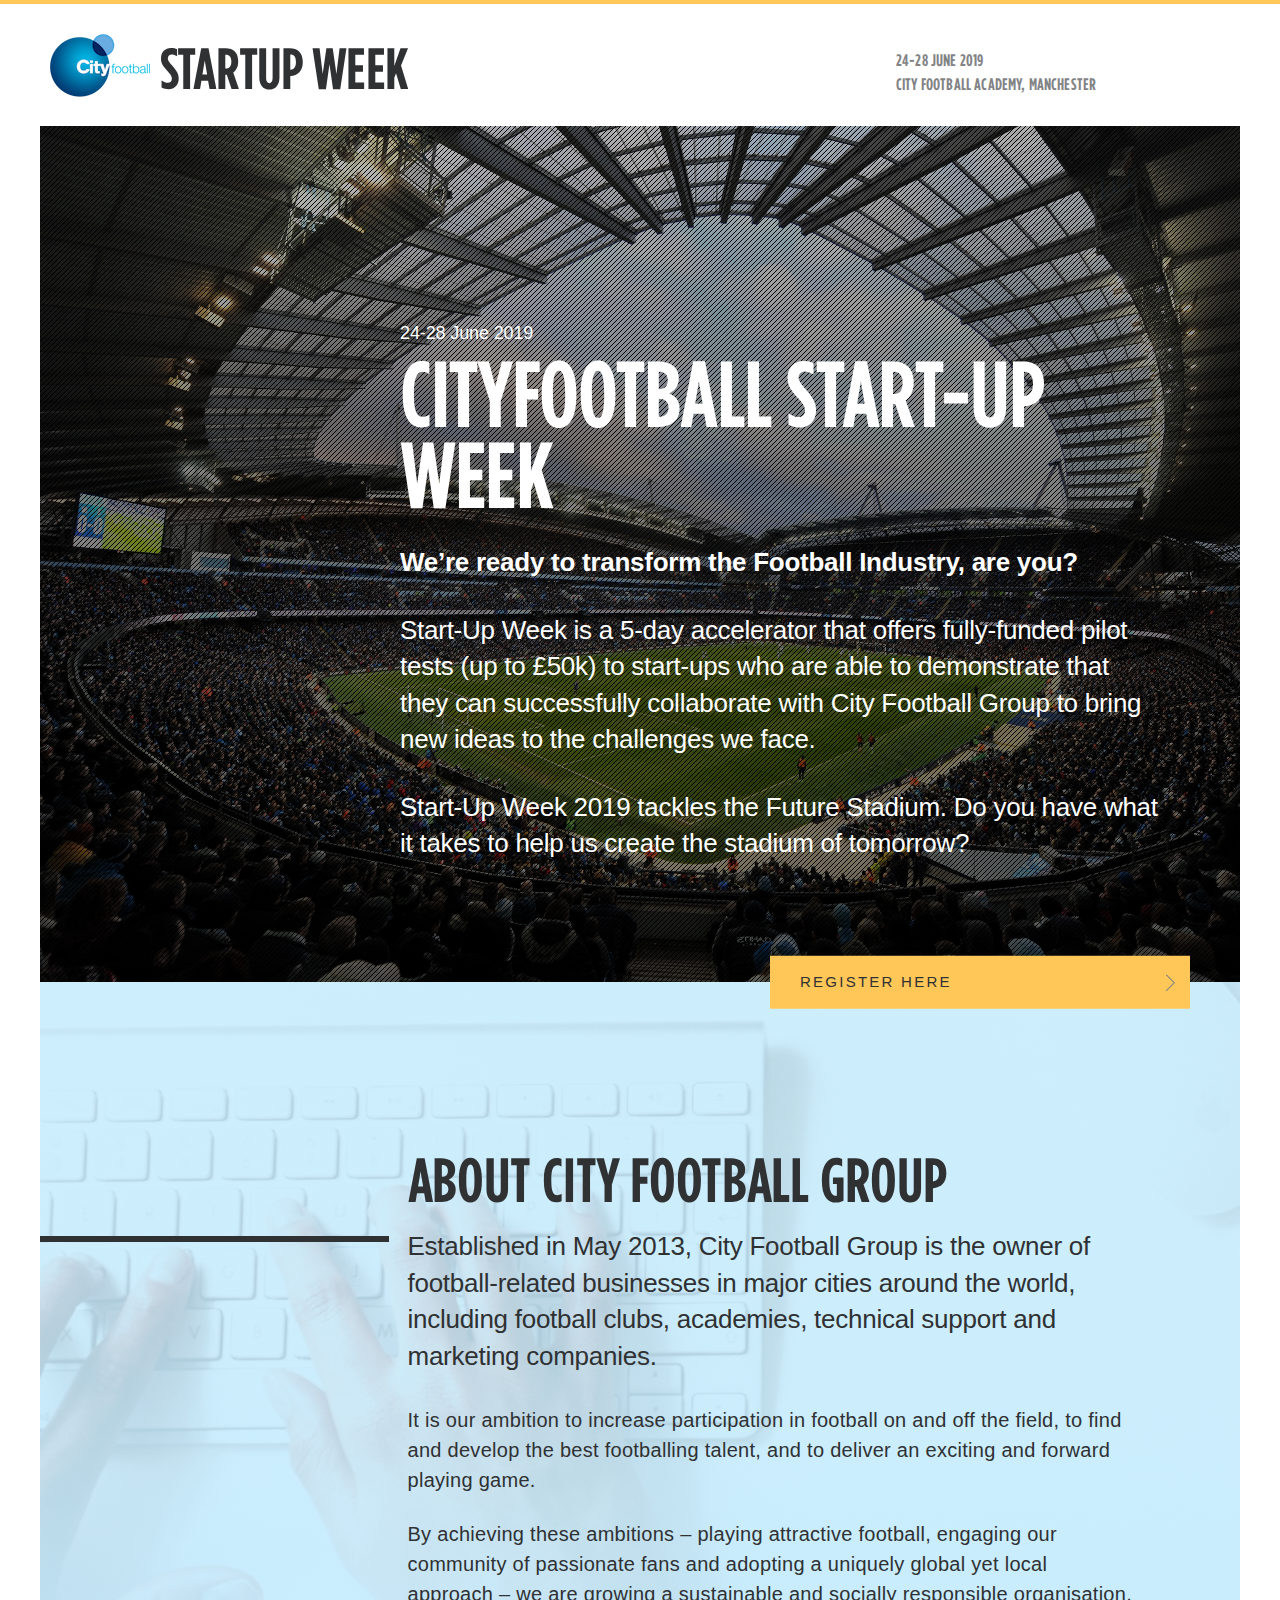
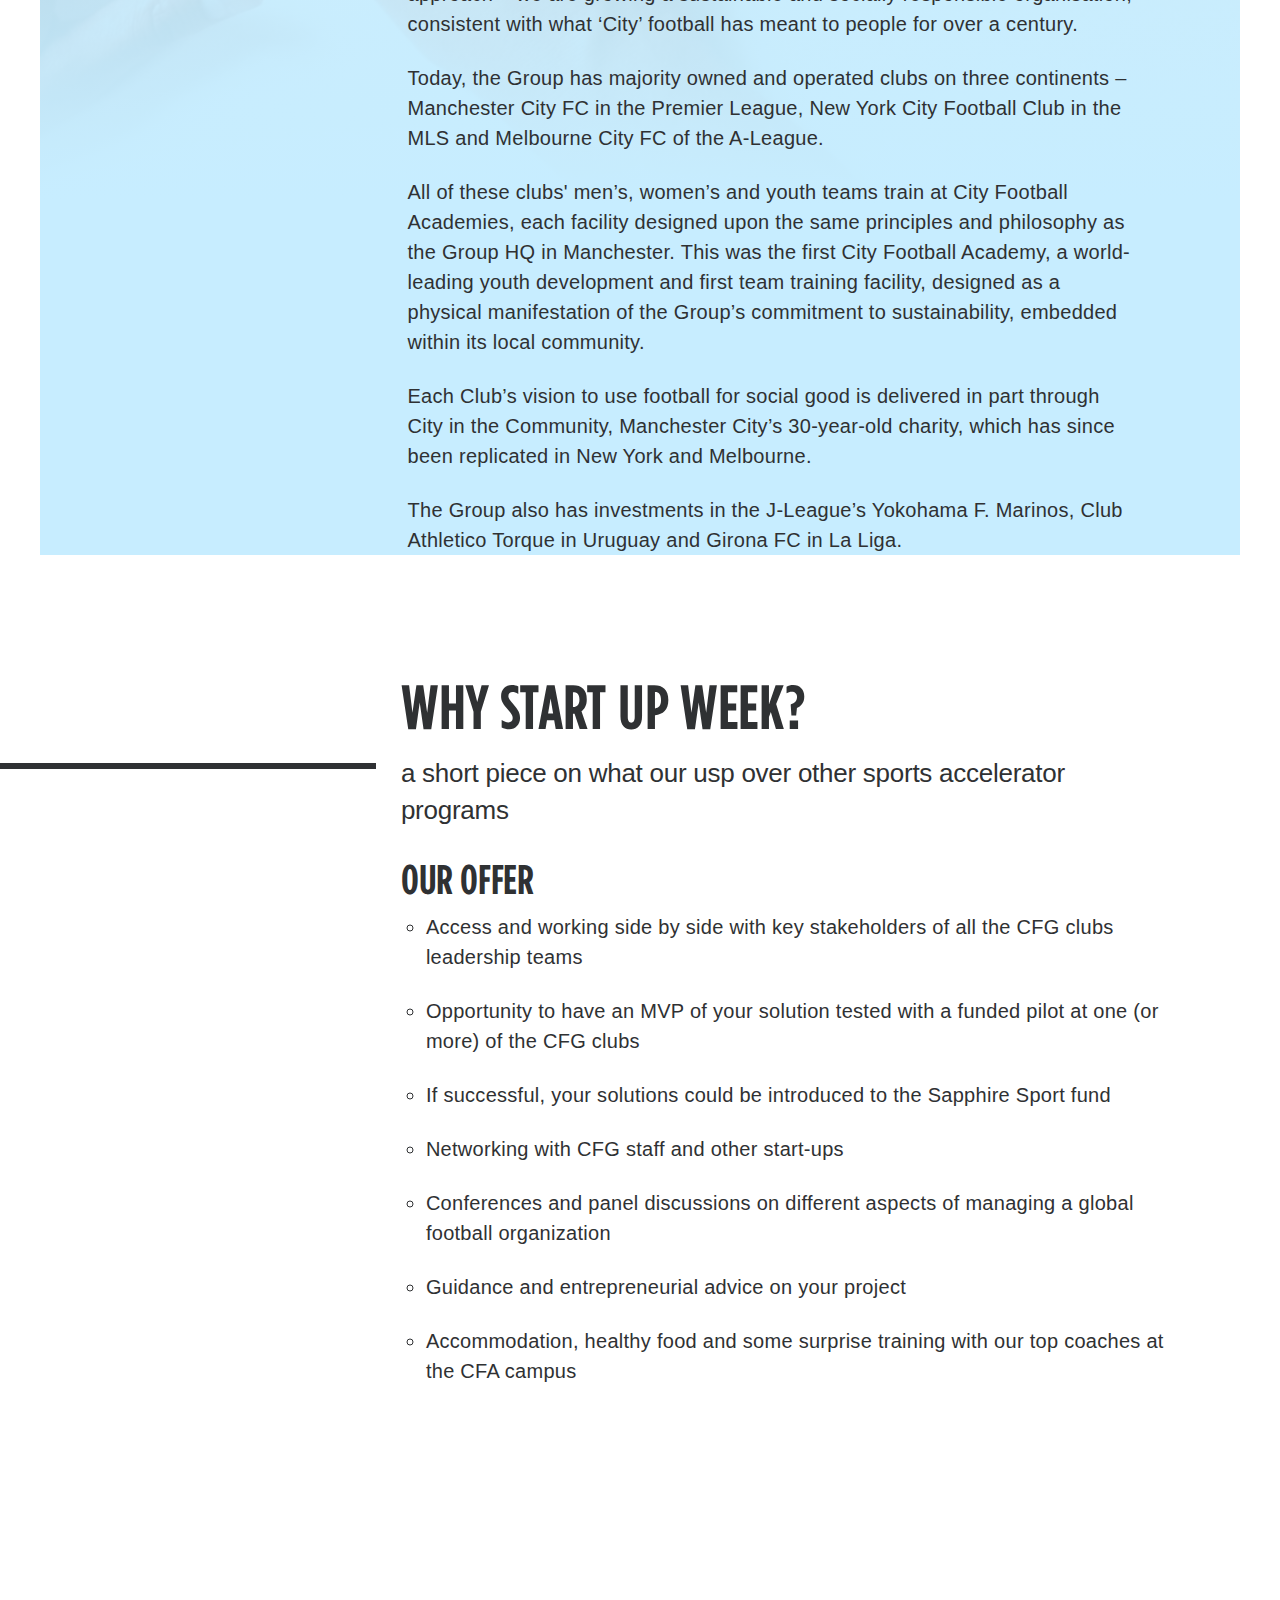
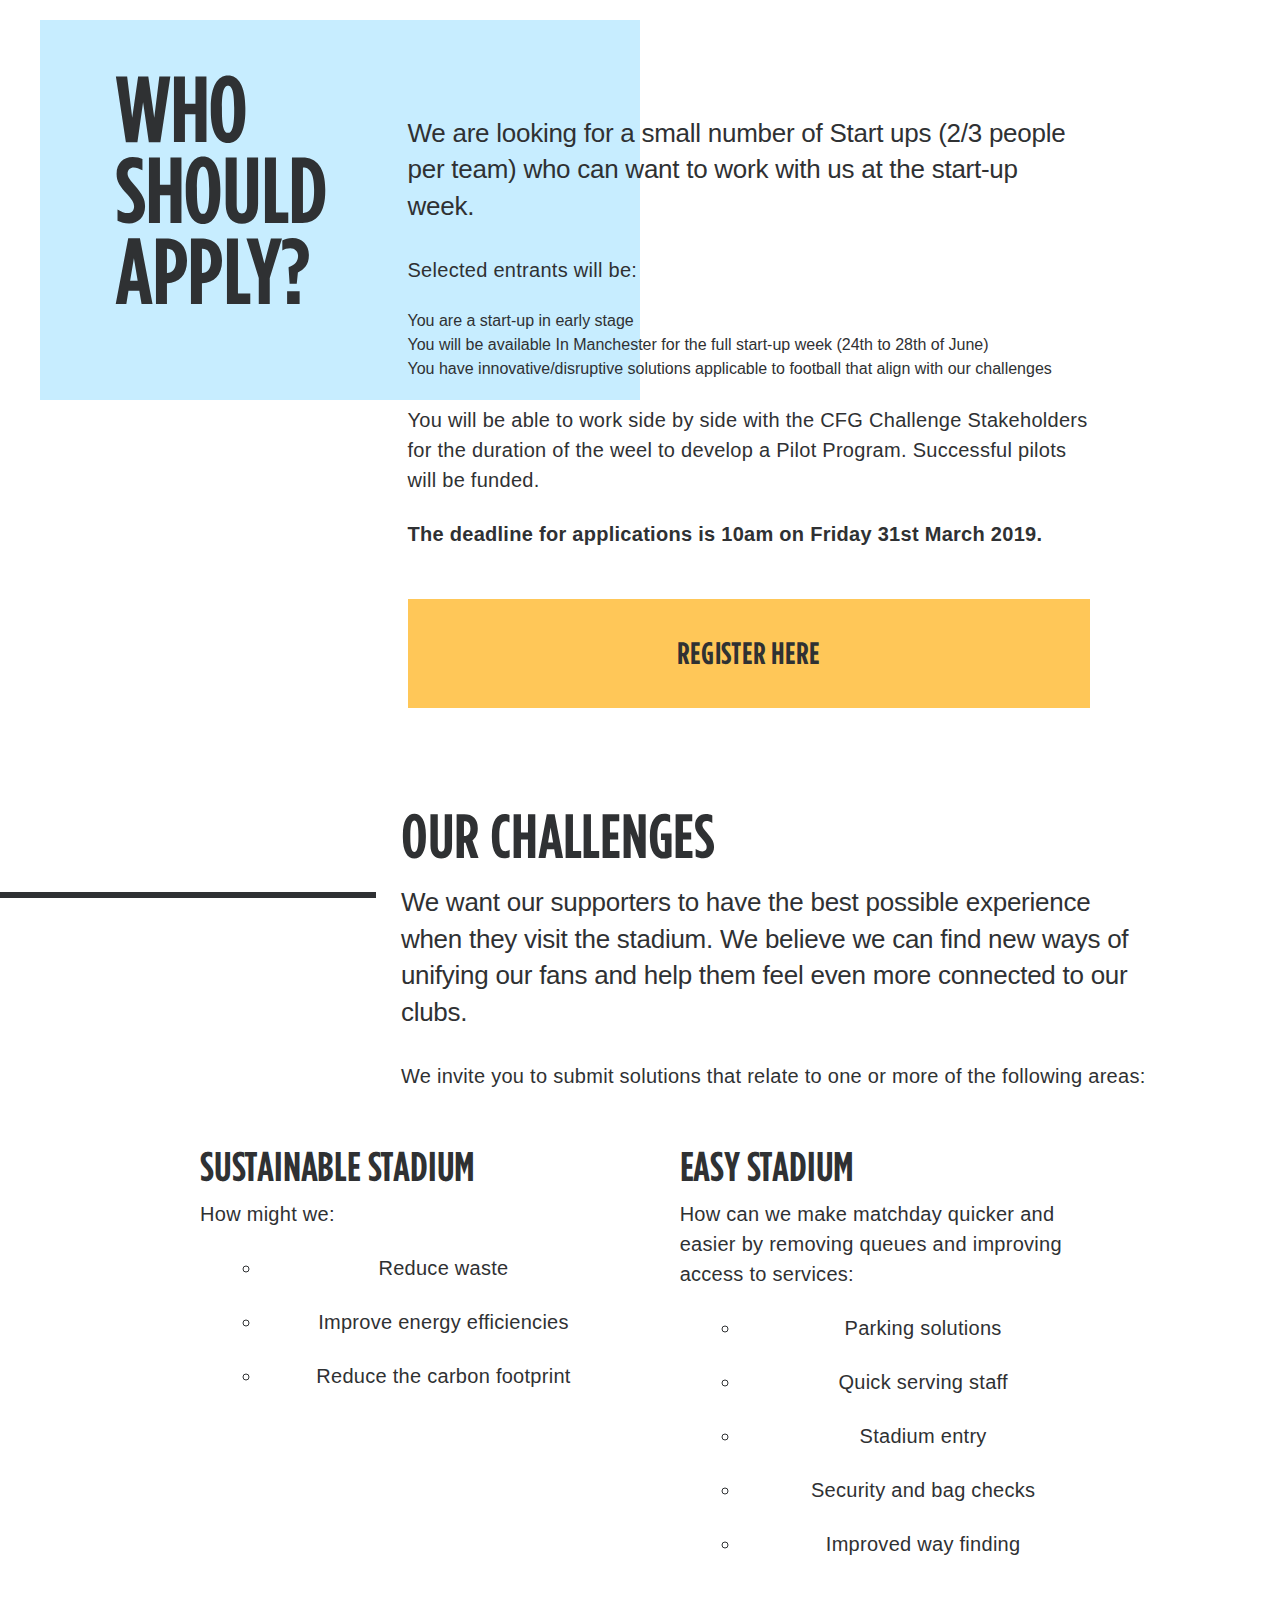
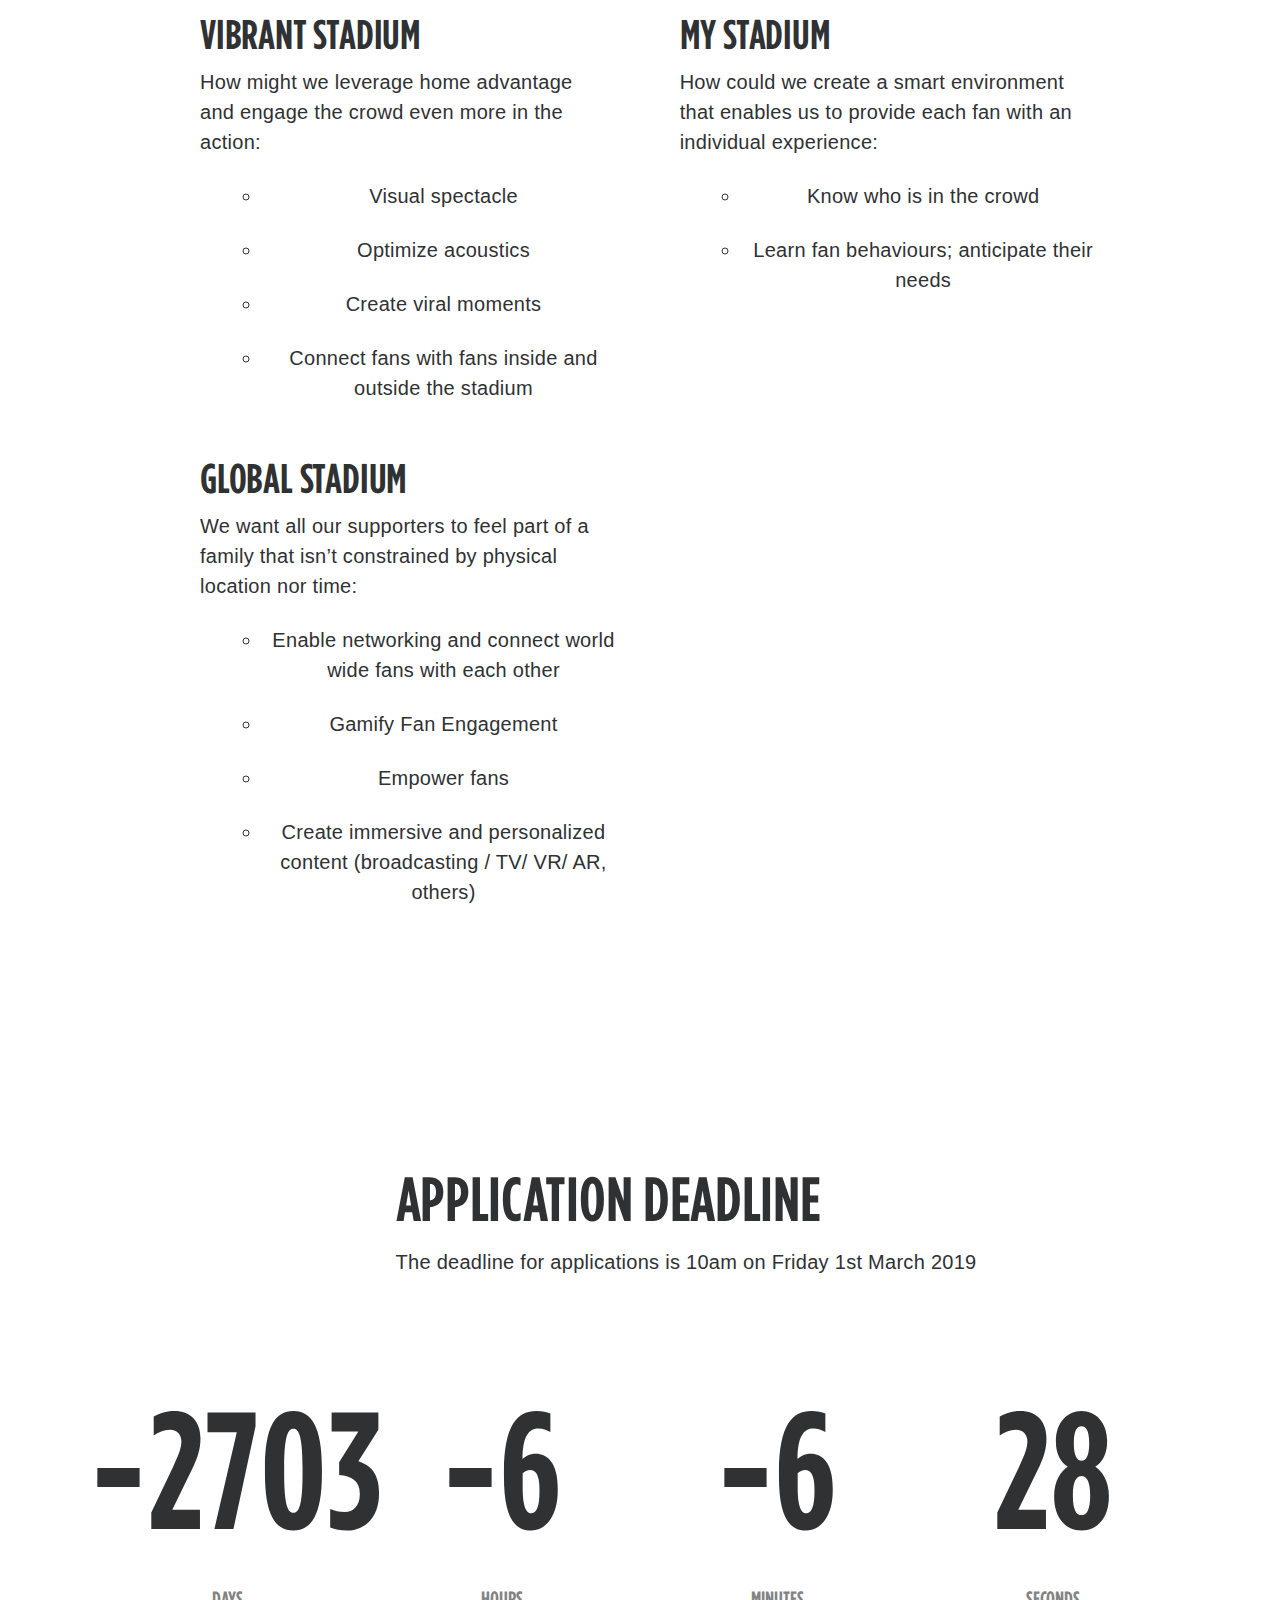
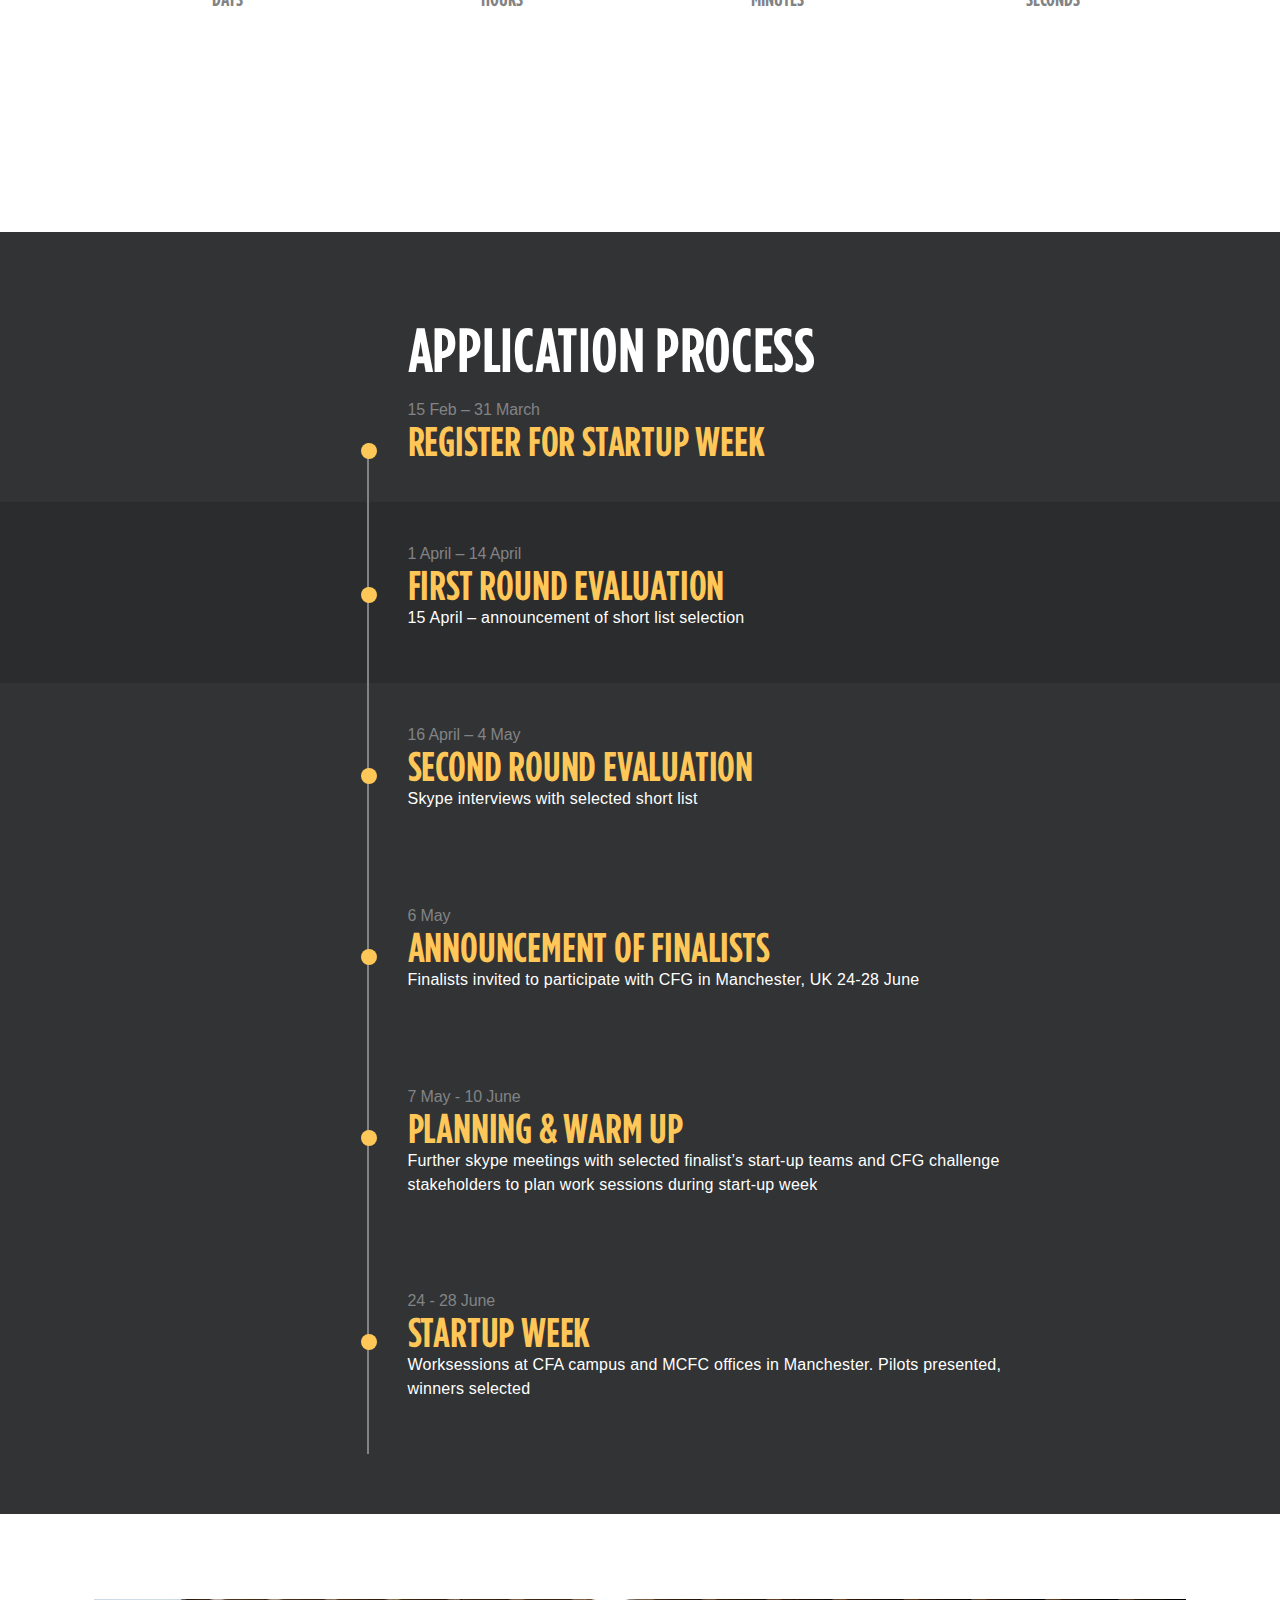
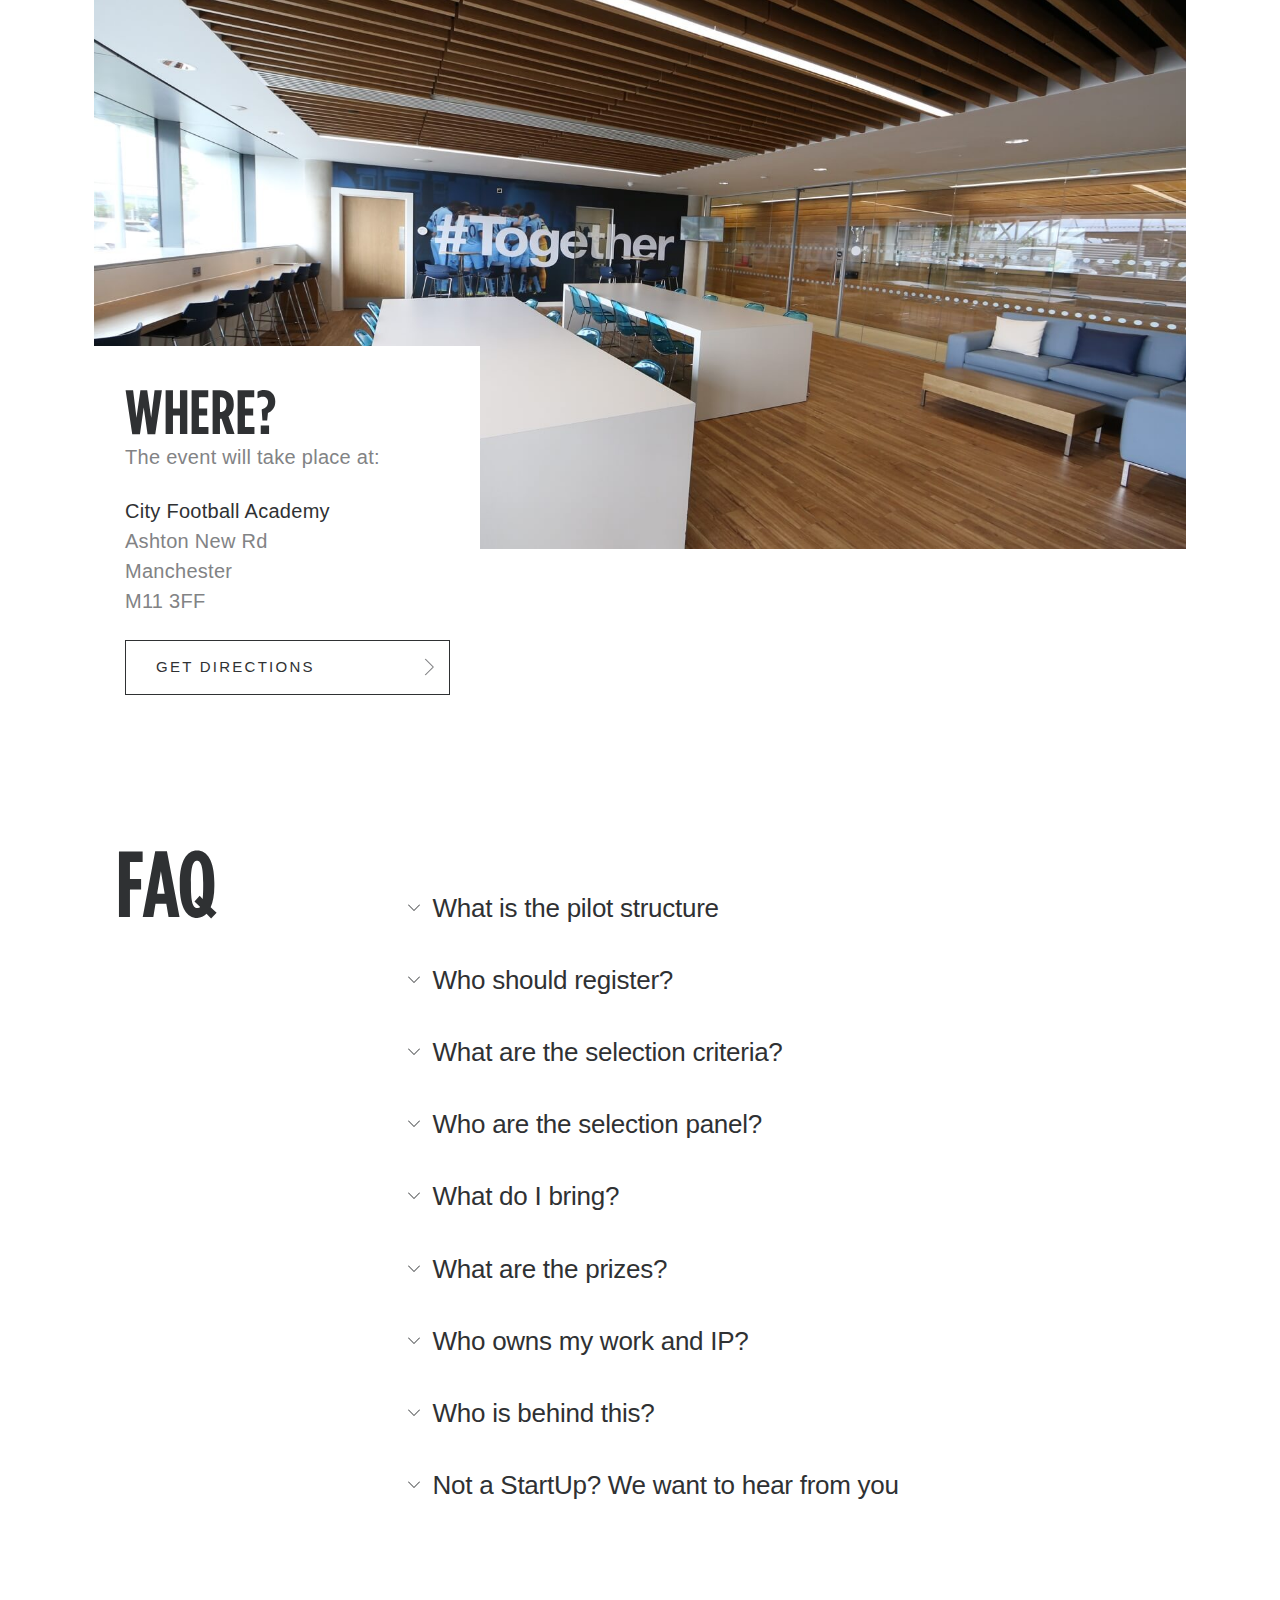
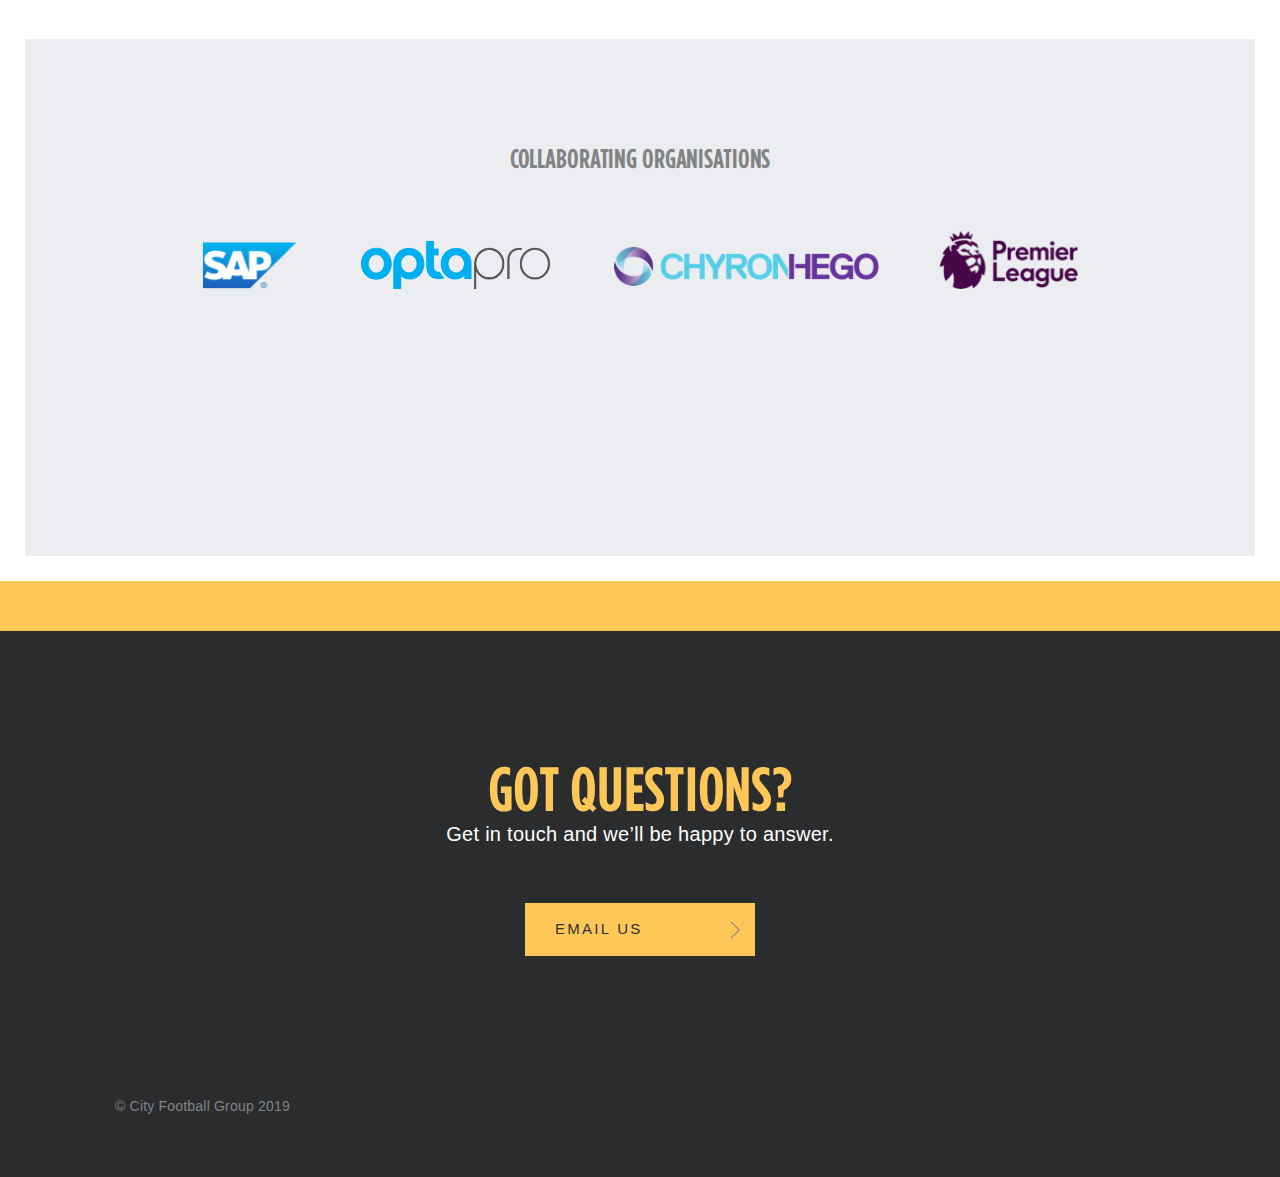
<file: index-snapshot.html>
<!DOCTYPE html>
<!--[if lt IE 7]> <html class="no-js lt-ie9 lt-ie8 lt-ie7" lang="en"> <![endif]-->
<!--[if IE 7]>    <html class="no-js lt-ie9 lt-ie8" lang="en"> <![endif]-->
<!--[if IE 8]>    <html class="no-js lt-ie9" lang="en"> <![endif]-->
<!--[if IE 9]>    <html class="no-js lt-ie10" lang="en"> <![endif]-->
<!--[if gt IE 9]><!--> <html class="no-js" lang="en"> <!--<![endif]-->
    <head>
  <meta charset=utf-8>
  <meta http-equiv=X-UA-Compatible content="IE=edge">
  <meta name=viewport content="width=device-width,initial-scale=1">
  <title>City Football Group StartUp Week - 24-28 June 2019</title>
  <meta name=description content="City Football Group StartUp Week - 24-28 June 2019.">
  <meta name=keywords content="CFG, CIty Football Group,  Manchester City Football Club, New York City Football Club , Melbourne City Football Club, Start Up, Innovation">
  <link rel="stylesheet" type="text/css" href="css/global-edited.css" />
  <link rel="shortcut icon" href="img/favicon.ico" /><link rel="mask-icon" href="img/favicon.svg" color="#FC250E">

  <meta property="og:site" content="hackmancity.co.uk" />
  <meta property="og:title" content="City Football Group StartUp Week - 24-28 June 2019" />
  <meta property="og:description" content="We’re ready to transform the Football Industry, are you?" />
  <meta property="og:image" content="http://www.hackmancity.co.uk/img/hackmcfc-fb.jpg" />
  <meta property="og:image:width" content="1200" />
  <meta property="og:image:height" content="630" />
  <meta property="og:url" content="http://www.hackmancity.co.uk" />
  <meta property="og:type" content="website" />
  <meta name="twitter:card" content="summary_large_image" />
  <meta name="twitter:site" content="@ManCityDigital" />
  <meta name="twitter:title" content="#City Football Group StartUp Week - 24-28 June 2019" />
  <meta name="twitter:description" content="We’re ready to transform the Football Industry, are you?" />
  <meta name="twitter:image" content="http://www.hackmancity.co.uk/img/hackmcfc-tw.jpg" />
  <meta name="twitter:url" content="http://www.hackmancity.co.uk" />
</head>
<body>
  <!--<script>
    (function(i,s,o,g,r,a,m){i['GoogleAnalyticsObject']=r;i[r]=i[r]||function(){
    (i[r].q=i[r].q||[]).push(arguments)},i[r].l=1*new Date();a=s.createElement(o),
    m=s.getElementsByTagName(o)[0];a.async=1;a.src=g;m.parentNode.insertBefore(a,m)
    })(window,document,'script','https://www.google-analytics.com/analytics.js','ga');
    ga('create', 'UA-79673150-1', 'auto');
    ga('send', 'pageview');
  </script>-->

<header role="banner" id="header">
  <a class="button but-yellow" href="apply.html">
    <span class="button-text">Register <span>here</span></span>
  </a>
	<div class="header-inner">
  	<div class="logo">
    <img src="img/cfg_logo-sml.png?h=63&w=100la=en&amp;hash=87EE73176767F2D0693D8727C91962F7842FFE1D" class="logo" alt="City Football Group Logo">
    </div>
    <h1>StartUp Week</h1>
    <div class="date-wrap">
      <p>24-28 June 2019 <span class="location">City Football Academy, Manchester</span></p>
    </div>
  </div>
</header>

<section class="hero-wrap">
  <div class="hero">
    <div class="hero-lines">
      <div class="content">
        <p class="pre-head">24-28 June 2019 </p>
        <h1>Cityfootball Start-Up Week</h1>
        <strong><p>We’re ready to transform the Football Industry, are you?</p2></strong>

        <p>Start-Up Week is a 5-day accelerator that offers fully-funded pilot tests (up to £50k) to start-ups who are able to demonstrate that they can successfully collaborate with City Football Group to bring new ideas to the challenges we face. 
</p>
<p>Start-Up Week 2019 tackles the Future Stadium. Do you have what it takes to help us create the stadium of tomorrow? </p>     
        
      </div>
    </div>
  </div>
</section><!-- #hero-wrap -->

<section class="about-wrap">
  <div class="about">

    <div class="content button-wrap">
      <a class="button but-yellow" href="apply.html">
        <span class="button-text">Register here</span>
        <svg xmlns="http://www.w3.org/2000/svg" width="10" height="17"><path fill="#828385" fill-rule="evenodd" d="M.778.707L1.485 0 9.97 8.485l-.707.707L.778.707zm7.778 7.778l.707.707-7.778 7.78-.707-.71 7.778-7.777z"/></svg>
      </a>
    </div>

<div class="content about-top">
<h2>ABOUT CITY FOOTBALL GROUP</h2>
<p class="line-wrap"> Established in May 2013, City Football Group is the owner of football-related businesses in major cities around the world, including football clubs, academies, technical support and marketing companies. 
<p> It is our ambition to increase participation in football on and off the field, to find and develop the best footballing talent, and to deliver an exciting and forward playing game. </p>
<p> By achieving these ambitions – playing attractive football, engaging our community of passionate fans and adopting a uniquely global yet local approach – we are growing a sustainable and socially responsible organisation, consistent with what ‘City’ football has meant to people for over a century. </p>

<p> Today, the Group has majority owned and operated clubs on three continents – Manchester City FC in the Premier League, New York City Football Club in the MLS and Melbourne City FC of the A-League. </p>

<p> All of these clubs' men’s, women’s and youth teams train at City Football Academies, each facility designed upon the same principles and philosophy as the Group HQ in Manchester. This was the first City Football Academy, a world-leading youth development and first team training facility, designed as a physical manifestation of the Group’s commitment to sustainability, embedded within its local community. </p>

<p> Each Club’s vision to use football for social good is delivered in part through City in the Community, Manchester City’s 30-year-old charity, which has since been replicated in New York and Melbourne. </p>

<p> The Group also has investments in the J-League’s Yokohama F. Marinos, Club Athletico Torque in Uruguay and Girona FC in La Liga.
 </p>
</div>
</section>    

<section class="data-wrap">
  <div class="data bottom-pad">
    <div class="content extra-pad">
      <h2>Why Start Up week?</h2>
      <p class="line-wrap">a short piece on what  our usp over other sports accelerator programs</p>
      <h3>Our Offer</h3>
      <ul>
	<li>Access and working side by side with key stakeholders of all the CFG clubs leadership teams</li>
	<li>Opportunity to have an MVP of your solution tested with a funded pilot at one (or more) of the CFG clubs</li>
	<li>If successful, your solutions could be introduced to the Sapphire Sport fund
	<li>Networking with CFG staff and other start-ups</li>
	<li>Conferences and panel discussions on different aspects of managing a global football organization</li>
	<li>Guidance and entrepreneurial advice on your project</li>
	<li>Accommodation, healthy food and some surprise training with our top coaches at the CFA campus</li>
      </ul>
    </div>
  </div>
</section>


<section class="who">
  <div class="who-text-outer">
    <h1>Who should apply?</h1>
    <div class="who-text">
      <p>We are looking for a small number of Start ups (2/3 people per team) who can want to work with us at the start-up week. </p>
      <p>Selected entrants will be:
      <ul>
      <li>You are a start-up in early stage</li>
      <li>You will be available  In Manchester for the full start-up week (24th to 28th of June)</li>
      <li>You have innovative/disruptive solutions applicable to football that align with our challenges</li>
      </p>
      <p>You will be able to work side by side with the CFG Challenge Stakeholders for the duration of the weel to develop a Pilot Program. Successful pilots will be funded.<p>

<p><strong>The deadline for applications is 10am on Friday 31st March 2019.</strong></p>
      <a class="button but-big" href="apply.html">
        <span class="button-text">Register here</span>
      </a>
    </div>
  </div>
</section><!-- .who -->

<section class="data-wrap">
  <div class="data bottom-pad">
    <div class="content extra-pad">
      <h2>Our challenges</h2>
      <p class="line-wrap">We want our supporters to have the best possible experience when they visit the stadium. We believe we can find new ways of unifying our fans and help them feel even more connected to our clubs.</p>
<p>We invite you to submit solutions that relate to one or more of the following areas:
</p>
<div class="content full-width">
      <div class="half-width premier">
        <h3>Sustainable Stadium</h3>
        <p>How might we:</p>
        <ul>
        	<li>Reduce waste</li>
			<li>Improve energy efficiencies</li>
			<li>Reduce the carbon footprint</li>
		</ul>			
      </div>
      <div class="half-width academy">
        <h3>Easy Stadium</h3>
        <p>How can we make matchday quicker and easier by removing queues and improving access to services:</p>
        <ul>
        	<li>Parking solutions</li>
			<li>Quick serving staff</li>
			<li>Stadium entry</li>
			<li>Security and bag checks</li>
			<li>Improved way finding</li>
		</ul>	
      </div>
</div>
<div class="content full-width">
      <div class="half-width premier">
        <h3>Vibrant Stadium</h3>
        <p>How might we leverage home advantage and engage the crowd even more in the action:</p>
            <ul>
        	<li>Visual spectacle</li>
			<li>Optimize acoustics</li>
			<li>Create viral moments</li>
			<li>Connect fans with fans inside and outside the stadium</li>
		</ul>	
      </div>
      <div class="half-width academy">
        <h3>My Stadium</h3>
        	<p>How could we create a smart environment that enables us to provide each fan with an individual experience:</p>
            <ul>
        		<li>Know who is in the crowd</li>
				<li>Learn fan behaviours; anticipate their needs</li>
			</ul>	
      </div>
      
</div>
<div class="content full-width">
    <div class="half-width premier">
        <h3>Global Stadium</h3>
        <p>We want all our supporters to feel part of a family that isn’t constrained by physical location nor time:</p>
        <ul>
        	<li>Enable networking and connect world wide fans with each other</li>
        	<li>Gamify Fan Engagement </li>
            <li>Empower fans</li>
            <li>Create immersive and personalized content (broadcasting / TV/ VR/ AR, others)</li>                    
        </ul>
        </div>
</div>
</section>

<section class="data-wrap">
  <div class="data bottom-pad">
    <div class="content top-pad">
      <h2>Application deadline</h2>
      <p>The deadline for applications is 10am on Friday 1st March 2019</p>
    </div>

    <div id="countdown" class="bottom-pad">
      <div class="clock-part">
        <span class="days"></span>
        <div class="smalltext">Days</div>
      </div>

      <div class="clock-part">
        <span class="hours"></span>
        <div class="smalltext">Hours</div>
      </div>

      <div class="clock-part">
        <span class="minutes"></span>
        <div class="smalltext">Minutes</div>
      </div>

      <div class="clock-part">
        <span class="seconds"></span>
        <div class="smalltext">Seconds</div>
      </div>
    </div>
  </div>
  </section>




<section class="schedule">
  <div class="schedule-outer">
    <div class="schedule-inner schedule-first">
      <h2>Application process</h2>
    </div>
  </div>

  <div class="schedule-outer">
    <div class="schedule-inner schedule-second">
      <p class="pre-head">15 Feb – 31 March</p>
      <h3>Register for StartUp week</h3>
    </div>
  </div>

  <div class="schedule-outer">
    <div class="schedule-inner">
      <p class="pre-head">1 April – 14 April</p>
      <h3>First Round Evaluation</h3>
      <p>15 April – announcement of short list selection</p>
    </div>
  </div>

  <div class="schedule-outer">
    <div class="schedule-inner">
      <p class="pre-head">16 April – 4 May</p>
      <h3>Second Round Evaluation</h3>
      <p>Skype interviews with selected short list</p>
    </div>
  </div>

    <div class="schedule-inner">
      <p class="pre-head">6 May</p>
      <h3>Announcement of Finalists</h3>
      <p>Finalists invited to participate with CFG in Manchester, UK 24-28 June</p>
    </div>
  </div>

    <div class="schedule-inner">
      <p class="pre-head">7 May - 10 June</p>
      <h3>Planning & Warm up</h3>
      <p>Further skype meetings with selected finalist’s start-up teams and CFG challenge stakeholders to plan work sessions during start-up week</p>
    </div>
  </div>
  
    <div class="schedule-inner">
      <p class="pre-head">24 - 28 June </p>
      <h3>StartUp Week</h3>
      <p>Worksessions at CFA campus and MCFC offices in Manchester. Pilots presented, winners selected</p>
    </div>
  </div>


</section><!-- .schedule -->

<section class="where">
  <!-- <div class="frame-container">
    <iframe id="viewer864204" src="https://api.inspiredlabs.com/viewer?pitch=%2D8%2E08&project=Manchester%2DCity%2FChairman%2DReshoot%2D247700396244406%2F1st%2Dfloor%2Fmain&width=480&location=loc008&embed=247700402544344&bubble=day&fov=65&yaw=230%2E13&height=360&viewerId=viewer864204"> </iframe>
  </div> --!>

  <div class="where-interior"></div>

  <div class="where-text-outer">
    <div class="where-text">
      <h2>Where?</h2>
      <p>The event will take place at:</p>
      <p><strong>City Football Academy</strong><br />Ashton New Rd<br />Manchester<br />M11 3FF</p>
    </div>
    <a class="button but-white" href="https://goo.gl/maps/t5ty39AJWS92">
      <span class="button-text">Get directions</span>
      <svg xmlns="http://www.w3.org/2000/svg" width="10" height="17"><path fill="#828385" fill-rule="evenodd" d="M.778.707L1.485 0 9.97 8.485l-.707.707L.778.707zm7.778 7.778l.707.707-7.778 7.78-.707-.71 7.778-7.777z"/></svg>
    </a>
  </div>
</section><!-- .where -->



<section class="faq">
  <div class="faq-text-outer">
    <h1>FAQ</h1>
    <div class="faq-text">
      <div class="qanda">
        <div class="question">
          <svg xmlns="http://www.w3.org/2000/svg" viewBox="-631 396 17 10"><style>.st0{fill:#828385;}</style><path d="M-614 397.5l-.7-.7-7.8 7.8-7.8-7.8-.7.7 8.5 8.5z" class="st0"/></svg>
          <p>What is the pilot structure</p>
        </div>
        <div class="ans">
          <p>What we do expect as an outcome of the start-up week is an agreement between your team and the CFG challenge stakeholders to execute a pilot test of your (adapted) solution(s) for one (or more) of the challenges:</p>
 			<ul>
 			<li>Define a MVP to be tested, enabling to test the key attributes of your solution. The MVP should describe what functions/services it would develop and fulfill and to what aspects of the challenges it would respond exactly);</li>
 			<li>Pilto should have max. duration of 6 months, including a possible development phase of the MVP and the testing phase;</li> 			
 			<li>All relevant CFG challenge stakeholders should be involved in the pilot test;</li>
 			<li>Define necessary budget (Note: the Pilot will be funded, however there will be a limited budget. The purpose of a limited budget is to keep it simple, efficient but effective)</li>
 			<li>Define criteria of how success will be measured</li>
 			<li>Define a clear time line and milestones / go-no go points in your pilot plan based on the previous defined “what is success” criteria and values</li>
 			<li>Define a detailed workplan for the pilot indicating tasks, responsibilities and needed input, contribution and participation of CFG staff and other possible necessary resources needed of CFG</li>
 			<li>Pre-agreement on further collaboration in case the pilot is successful (how will IP managed, how will exploitation rights managed, what possible roll out plan could there be?)</li>
 			</ul>
 
        </div>
      </div>

      <div class="qanda">
        <div class="question">
          <svg xmlns="http://www.w3.org/2000/svg" viewBox="-631 396 17 10"><style>.st0{fill:#828385;}</style><path d="M-614 397.5l-.7-.7-7.8 7.8-7.8-7.8-.7.7 8.5 8.5z" class="st0"/></svg>
          <p>Who should register?</p>
        </div>
        <div class="ans">
          <p>Anyone can apply for a place on the hack. From experienced professional developers and designers, students to football fans and members of the community with an idea. Everyone is welcome. We’re looking for designers, programmers, analysts, prototypers, researchers, behavioural psychologists, product and customer people and anyone in between.</p>
          <p>We encourage applications from seasoned pros as well as young up and comers, we’re open to all. Please note places are very limited so <a href="apply.html">register here</a> and let us know why you want to attend the hack.</p>
          <p>The key qualities we are looking for are relevant skills, curiosity, enthusiasm and drive.</p>
        </div>
      </div>

      <div class="qanda">
        <div class="question">
          <svg xmlns="http://www.w3.org/2000/svg" viewBox="-631 396 17 10"><style>.st0{fill:#828385;}</style><path d="M-614 397.5l-.7-.7-7.8 7.8-7.8-7.8-.7.7 8.5 8.5z" class="st0"/></svg>
          <p>What are the selection criteria?</p>
        </div>
        <div class="ans">
          <p>We are aiming to build small teams of 5 to solve some hack challenges. The selection will be made on suitability, skills and approach to the registration.</p>
          <p>Due to the limited number of places, if oversubscribed, we will prioritise those who can demonstrate something interesting that they’ve discovered, made or want to make.</p>
        </div>
      </div>
      
      
      <div class="qanda">
        <div class="question">
          <svg xmlns="http://www.w3.org/2000/svg" viewBox="-631 396 17 10"><style>.st0{fill:#828385;}</style><path d="M-614 397.5l-.7-.7-7.8 7.8-7.8-7.8-.7.7 8.5 8.5z" class="st0"/></svg>
          <p>Who are the selection panel?</p>
        </div>
        <div class="ans">
          <p>A prestigious jury with experts from CFG leadership and external experts in the field will select the finalists to join the Start-up week</p>
        </div>
      </div>
    
      <div class="qanda">
        <div class="question">
          <svg xmlns="http://www.w3.org/2000/svg" viewBox="-631 396 17 10"><style>.st0{fill:#828385;}</style><path d="M-614 397.5l-.7-.7-7.8 7.8-7.8-7.8-.7.7 8.5 8.5z" class="st0"/></svg>
          <p>What do I bring?</p>
        </div>
        <div class="ans">
          <p>Bring your own laptop. Sample hack research will be available a couple of weeks before the event and mentors and <abbr title="Subject Matter Experts">SME's</abbr> made available to warm up with.</p>
          <p>This will be a weekend to remember for all.</p>
          <p>For those who wish to 'sleep in the office' do please bring a sleeping bag and toiletries.</p>
          <p>Great performance food and drink will be provided throughout the weekend.</p>
        </div>
      </div>



      <div class="qanda">
        <div class="question">
          <svg xmlns="http://www.w3.org/2000/svg" viewBox="-631 396 17 10"><style>.st0{fill:#828385;}</style><path d="M-614 397.5l-.7-.7-7.8 7.8-7.8-7.8-.7.7 8.5 8.5z" class="st0"/></svg>
          <p>What are the prizes?</p>
        </div>
        <div class="ans">
          <p>We will be providing a cash prize for the winning team. There will be other prizes for spot challenges, thanks to our sponsors!</p>
        </div>
      </div>

      <div class="qanda">
        <div class="question">
          <svg xmlns="http://www.w3.org/2000/svg" viewBox="-631 396 17 10"><style>.st0{fill:#828385;}</style><path d="M-614 397.5l-.7-.7-7.8 7.8-7.8-7.8-.7.7 8.5 8.5z" class="st0"/></svg>
          <p>Who owns my work and IP?</p>
        </div>
        <div class="ans">
          <p>The IP for the main prize winner will be transferred to <abbr title="City Football Group">CFG</abbr> to be developed further, should they wish to.  All other participants  retain IP as below:</p>
          <ul>
            <li>All work created during the hack must be handed over to <abbr title="City Football Group">CFG</abbr> before the participants leave the event with <abbr title="City Football Group">CFG</abbr> stipulating that they will not use this for external commercial purposes without consent from the participants who have created the new IP.</li>
            <li>If you wish to pursue any commercial development in respect of this intellectual property then <abbr title="City Football Group">CFG</abbr> has a right of first refusal to collaborate with you. </li>
            <li>Participants will need to sign an <abbr title="Non Disclosure Agreement">NDA</abbr>. </li>
          </ul>
        </div>
      </div>


      <div class="qanda">
        <div class="question">
          <svg xmlns="http://www.w3.org/2000/svg" viewBox="-631 396 17 10"><style>.st0{fill:#828385;}</style><path d="M-614 397.5l-.7-.7-7.8 7.8-7.8-7.8-.7.7 8.5 8.5z" class="st0"/></svg>
          <p>Who is behind this?</p>
        </div>
        <div class="ans">
          <p><strong>City Football Group</strong> -  the owner of football related clubs and businesses including Manchester City FC, New York City FC, Melbourne City FC and Yokohama F-Marinos.</p>
        </div>
      </div>
      
 <div class="qanda">
        <div class="question">
          <svg xmlns="http://www.w3.org/2000/svg" viewBox="-631 396 17 10"><style>.st0{fill:#828385;}</style><path d="M-614 397.5l-.7-.7-7.8 7.8-7.8-7.8-.7.7 8.5 8.5z" class="st0"/></svg>
          <p>Not a StartUp? We want to hear from you</p>
        </div>
        <div class="ans">
          <p>We encourage applications from seasoned pros as well as young up and comers, we’re open to all. Please note places are very limited so <a href="senddetails.html">register here</a> and let us know why you want to attend the hack.</p>
        </div>
      </div>

    </div><!-- .faq-text -->
  </div><!-- .faq-text-outer -->
</section><!-- .faq -->

<section class="partners">
  <div class="partners-inner">
    <div class="partners-logos">
      <h4>COLLABORATING ORGANISATIONS</h4>
      <ul class="logos">
        <li class="sap">
          <a href="https://go.sap.com/" target="_blank">
            <img src="img/part-sap.png" alt="SAP" />
          </a>
        </li>
        <li class="opta">
          <a href="http://www.optasportspro.com/" target="_blank">
            <img src="img/part-opta.png" alt="Opta Pro" />
          </a>
        </li>
        <li class="chyronhego">
          <a href="http://chyronhego.com/" target="_blank">
            <img src="img/part-chyronhego.png" alt="ChyronHego" />
          </a>

        <li class="premier-league">
          <a href="http://www.premierleague.com/" target="_blank">
            <img src="img/part-premier-league.png" alt="Premier League" />
          </a>
        </li>
      </ul>
      </li>
    </div>

 <!--   <div class="partners-logos delivered">
      <h4>Delivered by</h4>
      <ul>
        <li class="play">
          <a href="http://aplaything.com/" target="_blank">
<svg width="196" height="49" viewBox="0 0 196 49" xmlns="http://www.w3.org/2000/svg" xmlns:xlink="http://www.w3.org/1999/xlink"><title>Play Creative Limited logo</title><defs><path id="a" d="M0 47.568h195.56V0H0z"/></defs><g transform="translate(0 .97)" fill="none" fill-rule="evenodd"><path d="M62.65 47.568h-9.83c-1.306 0-2.362-1.052-2.362-2.35V0H62.65v47.568z" fill="#FFF"/><path fill="#73BA70" d="M62.65 47.568h22.917v-11.77H62.65"/><path d="M21.078 0h-8.823v11.1h8.15c5.146 0 7.044 3.415 7.044 7.195 0 4.208-1.9 7.38-7.05 7.38h-8.15v11.1h8.82c12.68 0 18.75-8.478 18.75-18.54C39.82 8.66 33.76 0 21.07 0" fill="#EC6153" /><path d="M12.254 0H2.336C1.046 0 0 1.04 0 2.326v45.242h12.254V0zm170.688 0c-1.143 0-2.204.592-2.802 1.564l-9.64 15.694-.005-.01-6.975 11.436c.596 1.048.916 2.232.916 3.44v15.444h12.193v-15.44c0-1.308.36-2.59 1.06-3.7L195.56 0h-12.618z" fill="#FFF" /><path d="M163.52 28.684l6.975-11.434.006.01-9.58-15.69c-.59-.975-1.65-1.57-2.8-1.57h-12.55l17.81 28.43.15.254z" fill="#FFDC18" /><path d="M62.65 47.568h-9.83c-1.306 0-2.362-1.052-2.362-2.35V0H62.65v47.568z" fill="#36383A" /><path fill="#44F282" d="M62.65 47.568h22.917v-11.77H62.65"/><path d="M21.078 0h-8.823v11.1h8.15c5.146 0 7.044 3.415 7.044 7.195 0 4.208-1.9 7.38-7.05 7.38h-8.15v11.1h8.82c12.68 0 18.75-8.478 18.75-18.54C39.82 8.66 33.76 0 21.07 0" fill="#F96050" /><path d="M12.254 0H2.336C1.046 0 0 1.04 0 2.326v45.242h12.254V0zm114.672 0l-5.932 15.652 5.194 13.926h-10.452l-4.605 12.197c.4-.707 1.15-1.16 1.98-1.16h15.68c.94 0 1.79.58 2.12 1.458l2.08 5.495h13.36L126.93 0z" fill="#36383A" /><path d="M125.432 0h-10.52l-19.36 47.568h13.378l1.008-2.72 1.052-2.775 4.726-12.495h.02l2.523-6.724 8.22-21.75-10.75 28.474 5.253-13.926 5.493-14.548.44-1.104h-1.495" fill="#00ACEF" /><path d="M181.1 0l-10.6 17.258-.004-.01-6.976 11.436c.597 1.048.915 2.232.915 3.44v15.444h12.193V31.19c0-.694.197-1.376.568-1.967L195.562 0h-14.46z" fill="#36383A" /><path d="M163.52 28.684l6.975-11.434.006.01L159.97 0h-14.4l17.81 28.43c.052.084.1.17.147.254z" fill="#FFDE1A" /></g></svg>
          </a>
        </li>
      </ul>
    </div> -->

  </div><!-- .partners-inner -->
</section><!-- .partners -->

<footer role="contentinfo">
  <div class="footer-inner">
    <h2>Got Questions?</h2>
    <p>Get in touch and we’ll be happy to answer.</p>
    <a class="button but-yellow" href="mailto:Menno.Marrien1@cityfootball.com">
      <span class="button-text">Email us</span>
      <svg xmlns="http://www.w3.org/2000/svg" width="10" height="17"><path fill="#828385" fill-rule="evenodd" d="M.778.707L1.485 0 9.97 8.485l-.707.707L.778.707zm7.778 7.778l.707.707-7.778 7.78-.707-.71 7.778-7.777z"/></svg>
    </a>
  	<div class="copy">
      <p>&copy; City Football Group <time datetime="2019">2019</time> <!--<a href="code-of-conduct.html">Code of conduct</a></p> -->
    </div>

  </div>
</footer>

<script src="https://api.inspiredlabs.com/viewer.js">/* */</script>
<script src="https://ajax.googleapis.com/ajax/libs/jquery/2.2.4/jquery.min.js"></script>
<script src="js/video.js"></script>
<script>
// FAQs
$(document).ready(function($) {
  $('.ans').hide();
  $('.qanda').find('.question').click(function(){
    $(this).toggleClass("ansopen").next().slideToggle(200);
    $('ans').not($(this).next()).slideUp(200);
  });
});
// Sticky nav
var  mn = $("#header");
    mns = "header-stick";
$(window).scroll(function() {
  if( $(this).scrollTop() > 1 ) {
    mn.addClass(mns);
  } else {
    mn.removeClass(mns);
  }
});
// Countdown timer
function getTimeRemaining(endtime) {
  var t = Date.parse(endtime) - Date.parse(new Date());
  var seconds = Math.floor((t / 1000) % 60);
  var minutes = Math.floor((t / 1000 / 60) % 60);
  var hours = Math.floor((t / (1000 * 60 * 60)) % 24);
  var days = Math.floor(t / (1000 * 60 * 60 * 24));
  return {
    'total': t,
    'days': days,
    'hours': hours,
    'minutes': minutes,
    'seconds': seconds
  };
}

function initializeClock(id, endtime) {
  var clock = document.getElementById(id);
  var daysSpan = clock.querySelector('.days');
  var hoursSpan = clock.querySelector('.hours');
  var minutesSpan = clock.querySelector('.minutes');
  var secondsSpan = clock.querySelector('.seconds');

  function updateClock() {
    var t = getTimeRemaining(endtime);

    daysSpan.innerHTML = t.days;
    hoursSpan.innerHTML = ('0' + t.hours).slice(-2);
    minutesSpan.innerHTML = ('0' + t.minutes).slice(-2);
    secondsSpan.innerHTML = ('0' + t.seconds).slice(-2);

    if (t.total <= 0) {
      clearInterval(timeinterval);
    }
  }

  updateClock();
  var timeinterval = setInterval(updateClock, 1000);
}

var deadline = new Date(Date.parse(new Date(2019, 2, 1, 10, 0, 0)));
initializeClock('countdown', deadline);
</script>
</body></html>
</file>
<file: css/global.css>
﻿html,body,div,span,applet,object,iframe,h1,h2,h3,h4,h5,h6,p,blockquote,pre,a,abbr,acronym,address,big,cite,code,del,dfn,em,font,ins,kbd,q,s,samp,small,strike,strong,sub,sup,tt,var,dl,dt,dd,ol,ul,li,fieldset,form,label,legend,table,caption,tbody,tfoot,thead,tr,th,td{border:0;font-family:inherit;font-style:inherit;font-weight:inherit;margin:0;outline:0;padding:0;vertical-align:bottom}html{-webkit-box-sizing:border-box;-moz-box-sizing:border-box;box-sizing:border-box;overflow-y:scroll;height:100%}*,*:before,*:after{-webkit-box-sizing:inherit;-moz-box-sizing:inherit;box-sizing:inherit}article,aside,details,figcaption,figure,footer,header,main,nav,section{display:block}ol,ul{list-style:none}table{border-collapse:separate;border-spacing:0}caption,th,td{font-weight:normal;text-align:left}blockquote:before,blockquote:after,q:before,q:after{content:""}blockquote,q{-webkit-hyphens:none;-moz-hyphens:none;-ms-hyphens:none;hyphens:none;quotes:none}a:focus{outline:2px solid #c1c1c1;outline:2px solid rgba(51,51,51,.3)}a:hover,a:active{outline:0}a img{border:0}b,strong{font-weight:700}dfn,cite,em,i{font-style:italic}body{height:100%;background:#fff;text-align:left;color:#2f3133;line-height:1.5;font-family:Helvetica,Arial,sans-serif}a{transition:color .2s;color:#2f3133}abbr{border-bottom:1px #828385 dotted}h1,h2,h3,h4{font-family:"Gotham Cond SSm A","Gotham Cond SSm B",Impact;font-weight:600;text-transform:uppercase;text-rendering:optimizeLegibility;-webkit-font-smoothing:antialiased;-moz-osx-font-smoothing:grayscale}h1{font-size:72px;letter-spacing:-0.005em;margin-bottom:.3em;line-height:.9}@media(max-width: 320px){h1{font-size:60px}}@media(min-width: 768px){h1{font-size:90px;letter-spacing:-0.015em}}h1 a{text-decoration:none}.hero h1,.hero p{color:#fff}.hero p{font-size:18px;font-weight:500;line-height:1.4;letter-spacing:-0.01em}@media(min-width: 768px){.hero p{font-size:26px}}h2{font-size:50px;letter-spacing:-0.005em;padding-top:.8em;margin-bottom:.3em;line-height:1}@media(min-width: 768px){h2{font-size:60px}}.where h2{padding-top:.6em;margin-bottom:0}h3{font-size:30px;letter-spacing:-0.005em;margin-top:.8em;margin-bottom:.3em;line-height:1}@media(min-width: 768px){h3{font-size:40px}}h4{font-size:40px;letter-spacing:-0.005em;margin-bottom:1em;color:#828385}p,.faq li,.data li{font-size:16px;margin-bottom:1.2em;font-weight:300;letter-spacing:.014em}@media(min-width: 768px){p,.faq li,.data li{font-size:20px}}.faq li,.data li{list-style-position:outside;margin-left:25px;list-style-type:circle}@media(min-width: 991px){.data ul{margin-left:-125px;padding-left:38%}}@media(min-width: 1420px){.data ul{padding-right:12%}}.data.challenges ul{text-align:left}@media(min-width: 991px){.data.challenges ul{margin-left:0;padding-left:0}}@media(min-width: 1420px){.data.challenges ul{padding-right:12%}}@media(min-width: 1420px){.who ul{padding-right:12%}}.who ul li{list-style-type:circle;list-style-position:inside;font-size:16px;font-weight:200;margin-bottom:4%;margin-left:4%}@media(min-width: 768px){.who ul li{margin-left:0;font-size:20px}}ul.links{padding:0 15px}@media(min-width: 768px){ul.links{padding:0}}@media(min-width: 991px){ul.links{max-width:1200px;margin:0 auto}}ul.links:after{content:"";display:table;clear:both}.links li{list-style:none;margin:10px 0 30px}@media(min-width: 768px){.links li{width:50%;box-sizing:border-box;padding-right:10px;float:left}.links li:nth-child(2){padding-left:10px;padding-right:0}}.links img{width:100%;transition:opacity .2s;height:auto}.links a{display:block;text-decoration:none}@media(min-width: 991px){.links a:hover img{opacity:.8}}.links .link-text{font-family:"Gotham Cond SSm A","Gotham Cond SSm B",Impact;font-weight:600;font-size:30px;letter-spacing:-0.005em;margin-top:.3em;margin-bottom:.4em;line-height:1;display:block;text-rendering:optimizeLegibility;-webkit-font-smoothing:antialiased;-moz-osx-font-smoothing:grayscale}.links .source{display:block}@media(min-width: 768px){.schedule p{font-size:16px !important;font-weight:400;margin-bottom:.8em}}@media(min-width: 768px)and (min-width: 991px){.schedule p{padding-left:35%;margin-left:-75px;padding-right:120px;text-rendering:optimizeLegibility;-webkit-font-smoothing:antialiased;-moz-osx-font-smoothing:grayscale}}p.pre-head{font-size:14px;margin-bottom:.3em;font-weight:500;letter-spacing:-0.007em}@media(min-width: 768px){p.pre-head{font-size:18px;margin-bottom:.5em}}.where p{color:#828385}@media(min-width: 991px){.where p{text-rendering:optimizeLegibility;-webkit-font-smoothing:antialiased;-moz-osx-font-smoothing:grayscale}}.where strong{font-weight:500;color:#2f3133}.schedule .pre-head{margin-bottom:0;color:#828385}.who p:first-child,.question p,.line-wrap{font-size:18px;font-weight:500;line-height:1.4;letter-spacing:-0.01em}@media(min-width: 768px){.who p:first-child,.question p,.line-wrap{font-size:26px}}@media(min-width: 991px){.content h1,.content h2,.content h3,.content h4,.content p{padding-left:35%;margin-left:-75px;padding-right:30px}}@media(min-width: 1420px){.data p{padding-right:12%}}@media(min-width: 991px){.extra-pad h1,.extra-pad h2,.extra-pad h3,.extra-pad h4,.extra-pad p{margin-left:-125px;padding-left:38%}}.full-width h1,.full-width h2,.full-width h3,.full-width h4,.full-width p{text-align:left}@media(min-width: 991px){.full-width h1,.full-width h2,.full-width h3,.full-width h4,.full-width p{padding-left:0;margin-left:0}}@media(min-width: 991px){.schedule h2{padding-left:35%;margin-left:-75px}}.schedule h3{margin:0;color:#ffc758}@media(min-width: 991px){.schedule h3{padding-left:35%;margin-left:-75px}}.schedule h3:after{content:"";position:absolute;width:16px;height:16px;border-radius:30px;background:#ffc758;top:65px;z-index:10;left:0}@media(min-width: 768px){.schedule h3:after{left:-44px;top:85px}}@media(min-width: 991px){.schedule h3:after{left:321px}}@media(min-width: 991px)and (max-width: 1150px){.schedule h3:after{left:271px}}.schedule h3.done:after{background:#313335}.schedule-second h3:after{top:35px}@media(min-width: 768px){.schedule-second h3:after{top:45px}}.schedule-last h3:after{top:15px}@media(min-width: 768px){.schedule-last h3:after{top:22px}}.header-inner{max-width:500px}@media(min-width: 768px){.header-inner{margin:0 auto;max-width:1200px}}#header{width:100%;overflow:hidden}#header:after{content:"";display:table;clear:both}#header svg{transition:width .2s,height .2s;width:59px;height:59px}@media(min-width: 768px){#header svg{width:61px;height:61px}}#header h1{font-size:25px;margin-bottom:.15em;float:left;padding-top:25px;line-height:.7em;transition:font-size .1s,padding .2s}@media(min-width: 768px){#header h1{font-size:56px;padding-top:45px;margin-bottom:1.3em}}#header p{font-family:"Gotham Cond SSm A","Gotham Cond SSm B",Impact;color:#828385;font-size:12px;line-height:1.4;letter-spacing:.01em;text-transform:uppercase;margin-bottom:0;text-rendering:optimizeLegibility;-webkit-font-smoothing:antialiased;-moz-osx-font-smoothing:grayscale}@media(min-width: 768px){#header p{margin-bottom:1.3em;font-size:16px;line-height:1.5}}@media(max-width: 374px){#header p{font-size:11px;letter-spacing:0}}#header .logo{float:left;margin:8px 8px 0 15px;transition:margin-left .2s}@media(min-width: 768px){#header .logo{margin:15px 5px 5px}#header .logo img{width:100px;height:auto}}#header .location{margin-left:6px}@media(min-width: 768px){#header .location{display:block;margin-left:0}}#header .date-wrap{float:left;transition:padding-left .3s .2s}@media(min-width: 768px){#header .date-wrap{float:right;position:relative;width:27%;box-sizing:content-box;padding:45px 6px 0 0;margin:0}}@media(min-width: 991px){#header .date-wrap{padding:45px 20px 0 0}}#header .button{width:110px;height:40px;margin-top:9px;padding:10px;display:none;float:right;text-align:center;margin-right:15px}#header .button:hover{transition:background .2s,color .2s;padding:12px;font-weight:400}@media(min-width: 768px){#header .button{height:45px;width:230px;margin-top:15px;padding:12px;margin-right:30px}}#header{margin-bottom:-81px;border-top:4px #ffc758 solid}@media(min-width: 768px){#header{margin-bottom:-155px}}#header.header-stick{background:#fff;position:fixed;top:0;left:0;right:0;height:60px;border-bottom:solid 1px #dadbdb;z-index:9999;border-top:0}@media(min-width: 768px){#header.header-stick{border-top:4px #ffc758 solid;height:81px}}#header.header-stick h1{font-size:32px;padding-top:20px}@media(max-width: 320px){#header.header-stick h1{font-size:27px}}@media(min-width: 768px){#header.header-stick h1{font-size:46px;padding-top:23px}}#header.header-stick p{font-size:15px;line-height:1.4}#header.header-stick .date-wrap{display:none}@media(min-width: 768px){#header.header-stick .date-wrap{float:left;display:block;padding:18px 0 0 15px}}#header.header-stick .date-wrap:after{display:none}#header.header-stick svg{width:37px;height:37px}@media(min-width: 768px){#header.header-stick svg{width:45px;height:45px}}#header.header-stick .logo{margin-top:2px;height:50px}@media(min-width: 768px){#header.header-stick .logo{margin-top:4px;margin-left:30px;height:60px}}#header.header-stick .button{display:block}.button-text span{display:none}@media(min-width: 768px){.button-text span{display:inline}}.hero-wrap{max-width:1250px;margin:0 auto}.hero{margin:95px auto 0;text-rendering:optimizeLegibility;-webkit-font-smoothing:antialiased;-moz-osx-font-smoothing:grayscale;background:linear-gradient(rgba(30, 30, 30, 0.3) 0%, rgba(0, 0, 0, 0.5) 40%),url("../img/where-academy.jpg") no-repeat 18% top;background-size:cover}.hero .hero-lines{background-image:url("../img/repeater.png");background-size:5px 5px}@media(min-width: 768px){.hero{margin:120px 25px 0;background:linear-gradient(rgba(30, 30, 30, 0.3) 0%, rgba(0, 0, 0, 0.5) 40%),url("../img/where-academy.jpg") no-repeat left bottom;background-size:cover}}@media(min-width: 991px){.hero{background:linear-gradient(rgba(30, 30, 30, 0.3) 0%, rgba(0, 0, 0, 0.5) 40%),url("../img/where-academy.jpg") no-repeat left bottom;background-size:cover}}.hero .content{padding-top:111px;padding-bottom:50px}@media(min-width: 768px){.hero .content{padding-top:195px;padding-bottom:90px}}@media(min-width: 991px){.hero .content{padding-left:50px;padding-right:50px}}.hero .content:after{content:"";display:table;clear:both}.code-of-conduct .data-wrap{margin-top:150px}.clockdiv{font-family:"Gotham Cond SSm A","Gotham Cond SSm B",Impact;font-size:90px;width:100%;padding:111px 15px 60px;margin:0 auto;text-rendering:optimizeLegibility;-webkit-font-smoothing:antialiased;-moz-osx-font-smoothing:grayscale}.clockdiv:after{content:"";display:table;clear:both}@media(min-width: 768px){.clockdiv{font-size:140px;max-width:1200px;padding-top:195px;padding-bottom:90px}}@media(min-width: 991px){.clockdiv{font-size:160px;padding-left:50px;padding-right:50px}}.clockdiv .big-no{letter-spacing:-0.03em}.clockdiv .clock-part{float:left;width:50%}@media(min-width: 600px){.clockdiv .clock-part{border-right:#dadbdb 1px solid;text-align:center}.clockdiv .clock-part:nth-child(1){width:21%}.clockdiv .clock-part:nth-child(2){width:26%}.clockdiv .clock-part:nth-child(3){width:26%}.clockdiv .clock-part:nth-child(4){border-right:0;width:27%}}.clockdiv .smalltext{font-size:18px;color:#828385;text-transform:uppercase;margin-bottom:.9em;margin-top:-0.6em}@media(min-width: 768px){.clockdiv .smalltext{font-size:20px;padding-top:5px}}#countdown{font-family:"Gotham Cond SSm A","Gotham Cond SSm B",Impact;font-size:70px;width:100%;padding:30px 15px 60px;margin:0 auto;text-rendering:optimizeLegibility;-webkit-font-smoothing:antialiased;-moz-osx-font-smoothing:grayscale}#countdown:after{content:"";display:table;clear:both}@media(max-width: 320px){#countdown{font-size:60px}}@media(min-width: 768px){#countdown{font-size:140px;max-width:1200px;padding-top:50px;padding-bottom:90px}}@media(min-width: 991px){#countdown{font-size:160px;padding-left:50px;padding-right:50px}}#countdown .big-no{letter-spacing:-0.03em}#countdown .clock-part{float:left;width:25%;text-align:center}@media(min-width: 600px){#countdown .clock-part{border-right:#fff 1px solid}#countdown .clock-part:nth-child(4){border-right:0}}#countdown .smalltext{font-size:18px;color:#828385;text-transform:uppercase;margin-bottom:.9em;margin-top:-0.6em}@media(min-width: 768px){#countdown .smalltext{font-size:20px;padding-top:5px}}@media(min-width: 768px){.about-wrap{padding:0 25px}}.about{background:#c7edff;padding-bottom:10px}@media(min-width: 768px){.about{margin:0 auto;max-width:1200px}}.button-wrap{height:0}.button{background:#ffc758;border:0;text-transform:uppercase;font-size:15px;letter-spacing:.15em;color:#2f3133;padding:15px 15px 15px 30px;text-align:left;position:relative;cursor:pointer;font-weight:400;transition:background .2s,padding .3s;width:100%;text-decoration:none;display:block}.button svg,.button .svg{position:absolute;top:50%;right:15px;transform:translate(0, -50%)}.button:hover{background:#2f3133;color:#ffc758;font-weight:500;padding-left:45px}.lt-ie10 .button svg,.lt-ie9 .button svg{top:25%}.about .button{transform:translate(0, -50%)}@media(min-width: 768px){.about .button{margin-right:-25px;float:right;width:45%}}@media(min-width: 991px){.about .button{width:40%}}.but-white{background:#fff;border:1px solid #2f3133;margin:.4em 0 0}.but-big{margin:.4em 0 0;padding:28px 30px;text-align:center;font-family:"Gotham Cond SSm A","Gotham Cond SSm B",Impact;letter-spacing:.01em;font-size:30px;margin-top:30px;text-rendering:optimizeLegibility;-webkit-font-smoothing:antialiased;-moz-osx-font-smoothing:grayscale}@media(min-width: 768px){.but-big{padding:32px 30px;margin-top:50px}}.but-big:hover{padding-left:30px}.content{padding:0 15px}@media(min-width: 768px){.content{padding:0 75px}}@media(min-width: 991px){.extra-pad{padding:0 100px 0 125px}}p.bottom-pad{padding-bottom:50px}.top-pad{padding-top:30px}.about-top{padding:70px 15px 0;background:linear-gradient(rgba(199, 237, 255, 0.85) 70%, #c7edff),url("../img/fan-hack-image-3.jpg") no-repeat 83% top;background-size:auto 440px}@media(min-width: 768px){.about-top{padding:0px 75px 0;background-size:180% auto}}.lt-ie10 .about-top,.lt-ie9 .about-top{background:#c7edff url("../img/ie-bg-image.jpg") no-repeat left top;background-size:cover}@media(min-width: 991px){.line-wrap{position:relative;overflow:hidden}}@media(min-width: 991px){.line-wrap:before{content:"";position:absolute;right:69%;width:999em;height:6px;top:8px;background:#2f3133}}@media(min-width: 991px){.extra-pad .line-wrap:before{right:68.1%}}@media(min-width: 768px){.full-width:after{content:"";display:table;clear:both}}@media(min-width: 768px)and (max-width: 880px){.full-width{margin:0 -50px}}.half-width{text-align:center}@media(min-width: 768px){.half-width{width:47%;float:left;margin-right:6%}.half-width:last-child{margin-right:0}}.half-width path{fill:#2f3133}.premier .svg{max-width:100%;height:245px;margin-top:20px}.academy .svg{max-width:100%;height:186px;margin:59px 0 20px}.data{padding-top:0px}.recap{padding-top:60px;padding-bottom:0}.schedule{background:#313335;color:#fff;padding-bottom:60px}.schedule-outer{padding:0 15px}@media(min-width: 768px){.schedule-outer{padding:0 75px;padding-left:150px}}@media(min-width: 991px){.schedule-outer{padding:0}}.schedule-outer:nth-child(2n+3){background:#2a2c2e}.schedule-inner{padding:30px 0;padding-left:30px;position:relative}@media(min-width: 768px){.schedule-inner{padding:40px 0}}@media(min-width: 991px){.schedule-inner{max-width:1200px;margin:0 auto;padding-left:75px;padding-right:75px}}.schedule-inner:after{content:"";position:absolute;top:0;bottom:0;width:2px;background:#828385;z-index:1;left:7px}@media(min-width: 768px){.schedule-inner:after{left:-37px}}@media(min-width: 991px){.schedule-inner:after{left:327px}}@media(min-width: 991px)and (max-width: 1150px){.schedule-inner:after{left:277px}}.schedule-inner i.tick{padding:0px;color:#ffc758}.schedule-inner i.tick.right_tick{font-size:1em;padding-left:.5em}@media(min-width: 768px){.schedule-inner i.tick.right_tick{display:none}}.schedule-inner i.tick.left_tick{position:absolute;top:40%;left:20%;font-size:2em}@media(max-width: 991px){.schedule-inner i.tick.left_tick{left:-100px}}.schedule-middle{padding-top:0}.schedule-middle h3:after{top:15px}@media(min-width: 768px){.schedule-middle h3:after{top:23px}}.schedule-first:after{display:none}.schedule-first{padding-bottom:0}.schedule-second,.schedule-last{padding-top:0}.schedule-second:after{top:45px}.schedule-last:after{height:22px}.where{margin:75px 15px 0}@media(min-width: 768px){.where{margin:85px 25px 0}}@media(min-width: 1200px){.where{max-width:1200px;margin-left:auto;margin-right:auto}}.frame-container{position:relative;right:0;height:0;overflow:hidden;padding-bottom:120%}@media(min-width: 768px){.frame-container{padding-bottom:75%}}@media(min-width: 991px){.frame-container{padding-bottom:52%}}.frame-container iframe{position:absolute;top:0;left:0;width:100%;height:100%}.where-interior{background:url("../img/where-interior.jpg") no-repeat 50% center;background-size:auto 450px;display:block;width:100%;height:350px;margin-bottom:20px;margin-top:20px}@media(min-width: 768px){.where-interior{background-size:auto 100%;background-position:center;height:550px;margin-bottom:-203px}}.where-text{background:#fff;width:300px;padding-right:15px}@media(min-width: 768px){.where-text-outer{padding:0 30px 0 50px;width:400px;background:#fff}}@media(min-width: 991px){.where-text-outer{padding:0 30px 0 85px}}@media(min-width: 1200px){.where-text-outer{width:440px}}.who,.faq{padding:0px 15px 0}@media(min-width: 768px){.who,.faq{padding:20px 30px 0}}@media(min-width: 991px){.who:after,.faq:after{content:"";display:table;clear:both}}.who-text-outer{position:relative}@media(min-width: 768px){.who-text-outer:before{z-index:-1;content:"";position:absolute;top:0;left:0;width:445px;height:330px;background:#c7edff}}@media(min-width: 768px)and (min-width: 991px){.who-text-outer:before{height:380px;width:500px}}@media(min-width: 768px)and (min-width: 1200px){.who-text-outer:before{width:600px}}@media(min-width: 768px){.who-text-outer,.faq-text-outer{padding-left:50px;padding-right:50px}}@media(min-width: 991px){.who-text-outer,.faq-text-outer{max-width:1200px;margin:0 auto}}@media(min-width: 1200px){.who-text-outer,.faq-text-outer{padding-left:75px;padding-right:75px}}.who h1,.faq h1{padding-top:50px}@media(min-width: 991px){.who h1,.faq h1{width:30%;float:left;margin-right:5%}}@media(min-width: 991px){.who-text,.faq-text{margin-left:-75px;float:left;width:65%;padding-top:95px}}@media(min-width: 991px)and (max-width: 1100px){.who-text,.faq-text{margin-left:0}}.faq{padding-bottom:100px}@media(min-width: 991px){.faq-text{margin-left:-75px}}.question{cursor:pointer;position:relative;transition:color .2s}.question:after{content:"";display:table;clear:both}.question svg{width:12px;height:7px;position:absolute;left:0;top:9px}@media(min-width: 768px){.question svg{top:14px}}.ansopen svg{transform:rotate(180deg)}.question path{fill:#2f3133}@media(min-width: 768px){.question:hover{color:#828385}}.question p{margin-bottom:.8em}.faq p,.faq ul,.faq ol{padding-left:25px}.ans p:last-child{padding-bottom:15px}.ans a{color:#2f3133}.ans a:hover{text-decoration:none}.qanda{padding-bottom:15px}.partners{text-align:center}@media(min-width: 768px){.partners{padding:0 25px 25px}}.partners-inner{padding:100px 0 0;background:#ecedf0}@media(min-width: 768px){.partners-inner{padding:80px 0 0}}.partners li{display:inline-block}.logos{padding-bottom:30px}.logos li{padding:0 15px 80px;vertical-align:middle}@media(min-width: 768px){.logos li{padding:0 30px 80px}}.sapphire img{width:auto;height:40px}@media(min-width: 768px){.sapphire img{height:50px}}.lasalle img{width:auto;height:40px}@media(min-width: 768px){.lasalle img{height:60px}}.mmu img{width:auto;height:50px}@media(min-width: 768px){.mmu img{height:60px}}.midas img{width:auto;height:50px}@media(min-width: 768px){.midas img{height:60px}}.bgh img{width:auto;height:50px}@media(min-width: 768px){.bgh img{height:60px}}.dfit img{width:auto;height:70px}@media(min-width: 768px){.dfit img{height:100px}}.dynamitick img{width:auto;height:50px}@media(min-width: 768px){.dynamitick img{height:60px}}.nouss img{width:auto;height:50px}@media(min-width: 768px){.nouss img{height:60px}}.seab img{width:auto;height:50px}@media(min-width: 768px){.seab img{height:60px}}.piing img{width:auto;height:50px}@media(min-width: 768px){.piing img{height:60px}}.reactoo img{width:auto;height:50px}@media(min-width: 768px){.reactoo img{height:60px}}.vtime img{width:auto;height:50px}@media(min-width: 768px){.vtime img{height:60px}}.buzzstree img{width:auto;height:50px}@media(min-width: 768px){.buzzstree img{height:60px}}.footbar img{width:auto;height:50px}@media(min-width: 768px){.footbar img{height:60px}}.blinkidentity img{width:auto;height:50px}@media(min-width: 768px){.blinkidentity img{height:60px}}.bboxsports img{width:auto;height:50px}@media(min-width: 768px){.bboxsports img{height:60px}}.salsasound img{width:auto;height:50px}@media(min-width: 768px){.salsasound img{height:60px}}.opta img{width:auto;height:42px}@media(min-width: 768px){.opta img{height:48px}}.premier-league img{width:123px;height:auto}@media(min-width: 768px){.premier-league img{width:139px}}.sap img{width:85px;height:42px}@media(min-width: 768px){.sap img{width:95px;height:47px}}.chyronhego img{width:190px;height:auto}@media(min-width: 768px){.chyronhego img{width:265px;margin-bottom:3px}}.play svg{width:180px;height:44px}@media(min-width: 768px){.play svg{width:196px;height:48px}}footer{background:#2a2c2e;padding-bottom:40px;border-top:20px solid #ffc758;text-align:center}@media(min-width: 768px){footer{border-top:50px solid #ffc758;padding-bottom:60px}}.footer-inner{padding:80px 15px 0}@media(min-width: 991px){.footer-inner{max-width:1200px;margin:0 auto;padding:80px 75px 0}}.footer-inner h2{color:#ffc758;margin-bottom:0}.copy p{font-size:14px;margin-top:50px;color:#828385;margin:0}@media(min-width: 768px){.copy p{text-align:left}}.copy p a{text-decoration:underline;margin-left:10px;color:#828385}.copy p a:hover{text-decoration:none}.footer-inner h2+p{color:#fff}@media(min-width: 991px){.footer-inner h2+p{text-rendering:optimizeLegibility;-webkit-font-smoothing:antialiased;-moz-osx-font-smoothing:grayscale}}.footer-inner .button{width:230px;display:inline-block;margin-top:20px;margin-bottom:110px}@media(min-width: 768px){.footer-inner .button{margin-bottom:140px;margin-top:30px}}.footer-inner .button:hover{background:#ecedf0;color:#2f3133;font-weight:400}.social{padding-bottom:50px}@media(min-width: 768px){.social{padding-bottom:0;float:right;margin-top:-10px}}.social li{font-size:30px;display:inline-block}.social a{color:#828385;text-decoration:none;padding:6px 10px;margin:0 10px}@media(max-width: 320px){.social a{margin:0 5px}}.social a:hover{color:#ecedf0}.finalists{max-width:1200px;margin:0 auto;padding:60px 0px 0px 0px}video{width:100% !important;height:auto !important}.video-js .vjs-big-play-button:before,.video-js .vjs-control:before,.video-js .vjs-modal-dialog,.vjs-modal-dialog .vjs-modal-dialog-content{position:absolute;top:0;left:0;width:100%;height:100%}.video-js .vjs-big-play-button:before,.video-js .vjs-control:before{text-align:center}@font-face{font-family:VideoJS;src:url("../fonts/VideoJS.eot?#iefix") format("eot")}@font-face{font-family:VideoJS;src:url([data-uri]) format("woff"),url([data-uri]) format("truetype");font-weight:normal;font-style:normal}.vjs-icon-play,.video-js .vjs-big-play-button,.video-js .vjs-play-control{font-family:VideoJS;font-weight:normal;font-style:normal}.vjs-icon-play:before,.video-js .vjs-big-play-button:before,.video-js .vjs-play-control:before{content:""}.vjs-icon-play-circle{font-family:VideoJS;font-weight:normal;font-style:normal}.vjs-icon-play-circle:before{content:""}.vjs-icon-pause,.video-js .vjs-play-control.vjs-playing{font-family:VideoJS;font-weight:normal;font-style:normal}.vjs-icon-pause:before,.video-js .vjs-play-control.vjs-playing:before{content:""}.vjs-icon-volume-mute,.video-js .vjs-mute-control.vjs-vol-0,.video-js .vjs-volume-menu-button.vjs-vol-0{font-family:VideoJS;font-weight:normal;font-style:normal}.vjs-icon-volume-mute:before,.video-js .vjs-mute-control.vjs-vol-0:before,.video-js .vjs-volume-menu-button.vjs-vol-0:before{content:""}.vjs-icon-volume-low,.video-js .vjs-mute-control.vjs-vol-1,.video-js .vjs-volume-menu-button.vjs-vol-1{font-family:VideoJS;font-weight:normal;font-style:normal}.vjs-icon-volume-low:before,.video-js .vjs-mute-control.vjs-vol-1:before,.video-js .vjs-volume-menu-button.vjs-vol-1:before{content:""}.vjs-icon-volume-mid,.video-js .vjs-mute-control.vjs-vol-2,.video-js .vjs-volume-menu-button.vjs-vol-2{font-family:VideoJS;font-weight:normal;font-style:normal}.vjs-icon-volume-mid:before,.video-js .vjs-mute-control.vjs-vol-2:before,.video-js .vjs-volume-menu-button.vjs-vol-2:before{content:""}.vjs-icon-volume-high,.video-js .vjs-mute-control,.video-js .vjs-volume-menu-button{font-family:VideoJS;font-weight:normal;font-style:normal}.vjs-icon-volume-high:before,.video-js .vjs-mute-control:before,.video-js .vjs-volume-menu-button:before{content:""}.vjs-icon-fullscreen-enter,.video-js .vjs-fullscreen-control{font-family:VideoJS;font-weight:normal;font-style:normal}.vjs-icon-fullscreen-enter:before,.video-js .vjs-fullscreen-control:before{content:""}.vjs-icon-fullscreen-exit,.video-js.vjs-fullscreen .vjs-fullscreen-control{font-family:VideoJS;font-weight:normal;font-style:normal}.vjs-icon-fullscreen-exit:before,.video-js.vjs-fullscreen .vjs-fullscreen-control:before{content:""}.vjs-icon-square{font-family:VideoJS;font-weight:normal;font-style:normal}.vjs-icon-square:before{content:""}.vjs-icon-spinner{font-family:VideoJS;font-weight:normal;font-style:normal}.vjs-icon-spinner:before{content:""}.vjs-icon-subtitles,.video-js .vjs-subtitles-button{font-family:VideoJS;font-weight:normal;font-style:normal}.vjs-icon-subtitles:before,.video-js .vjs-subtitles-button:before{content:""}.vjs-icon-captions,.video-js .vjs-captions-button{font-family:VideoJS;font-weight:normal;font-style:normal}.vjs-icon-captions:before,.video-js .vjs-captions-button:before{content:""}.vjs-icon-chapters,.video-js .vjs-chapters-button{font-family:VideoJS;font-weight:normal;font-style:normal}.vjs-icon-chapters:before,.video-js .vjs-chapters-button:before{content:""}.vjs-icon-share{font-family:VideoJS;font-weight:normal;font-style:normal}.vjs-icon-share:before{content:""}.vjs-icon-cog{font-family:VideoJS;font-weight:normal;font-style:normal}.vjs-icon-cog:before{content:""}.vjs-icon-circle,.video-js .vjs-mouse-display,.video-js .vjs-play-progress,.video-js .vjs-volume-level{font-family:VideoJS;font-weight:normal;font-style:normal}.vjs-icon-circle:before,.video-js .vjs-mouse-display:before,.video-js .vjs-play-progress:before,.video-js .vjs-volume-level:before{content:""}.vjs-icon-circle-outline{font-family:VideoJS;font-weight:normal;font-style:normal}.vjs-icon-circle-outline:before{content:""}.vjs-icon-circle-inner-circle{font-family:VideoJS;font-weight:normal;font-style:normal}.vjs-icon-circle-inner-circle:before{content:""}.vjs-icon-hd{font-family:VideoJS;font-weight:normal;font-style:normal}.vjs-icon-hd:before{content:""}.vjs-icon-cancel,.video-js .vjs-control.vjs-close-button{font-family:VideoJS;font-weight:normal;font-style:normal}.vjs-icon-cancel:before,.video-js .vjs-control.vjs-close-button:before{content:""}.vjs-icon-replay{font-family:VideoJS;font-weight:normal;font-style:normal}.vjs-icon-replay:before{content:""}.vjs-icon-facebook{font-family:VideoJS;font-weight:normal;font-style:normal}.vjs-icon-facebook:before{content:""}.vjs-icon-gplus{font-family:VideoJS;font-weight:normal;font-style:normal}.vjs-icon-gplus:before{content:""}.vjs-icon-linkedin{font-family:VideoJS;font-weight:normal;font-style:normal}.vjs-icon-linkedin:before{content:""}.vjs-icon-twitter{font-family:VideoJS;font-weight:normal;font-style:normal}.vjs-icon-twitter:before{content:""}.vjs-icon-tumblr{font-family:VideoJS;font-weight:normal;font-style:normal}.vjs-icon-tumblr:before{content:""}.vjs-icon-pinterest{font-family:VideoJS;font-weight:normal;font-style:normal}.vjs-icon-pinterest:before{content:""}.vjs-icon-audio-description{font-family:VideoJS;font-weight:normal;font-style:normal}.vjs-icon-audio-description:before{content:""}.video-js{display:block;vertical-align:top;box-sizing:border-box;color:#fff;background-color:#000;position:relative;padding:0;font-size:10px;line-height:1;font-weight:normal;font-style:normal;font-family:Arial,Helvetica,sans-serif;-webkit-user-select:none;-moz-user-select:none;-ms-user-select:none;user-select:none}.video-js:-moz-full-screen{position:absolute}.video-js:-webkit-full-screen{width:100% !important;height:100% !important}.video-js *,.video-js *:before,.video-js *:after{box-sizing:inherit}.video-js ul{font-family:inherit;font-size:inherit;line-height:inherit;list-style-position:outside;margin-left:0;margin-right:0;margin-top:0;margin-bottom:0}.video-js.vjs-fluid,.video-js.vjs-16-9,.video-js.vjs-4-3{width:100%;max-width:100%;height:0}.video-js.vjs-16-9{padding-top:56.25%}.video-js.vjs-4-3{padding-top:75%}.video-js.vjs-fill{width:100%;height:100%}.video-js .vjs-tech{position:absolute;top:0;left:0;width:100%;height:100%}body.vjs-full-window{padding:0;margin:0;height:100%;overflow-y:auto}.vjs-full-window .video-js.vjs-fullscreen{position:fixed;overflow:hidden;z-index:1000;left:0;top:0;bottom:0;right:0}.video-js.vjs-fullscreen{width:100% !important;height:100% !important;padding-top:0 !important}.video-js.vjs-fullscreen.vjs-user-inactive{cursor:none}.vjs-hidden{display:none !important}.video-js .vjs-offscreen{height:1px;left:-9999px;position:absolute;top:0;width:1px}.vjs-lock-showing{display:block !important;opacity:1;visibility:visible}.vjs-no-js{padding:20px;color:#fff;background-color:#000;font-size:18px;font-family:Arial,Helvetica,sans-serif;text-align:center;width:300px;height:150px;margin:0px auto}.vjs-no-js a,.vjs-no-js a:visited{color:#66a8cc}.video-js .vjs-big-play-button{font-size:3em;line-height:1.5em;height:1.5em;width:3em;display:block;position:absolute;top:10px;left:10px;padding:0;cursor:pointer;opacity:1;border:.06666em solid #fff;background-color:#2b333f;background-color:rgba(43,51,63,.7);-webkit-border-radius:.3em;-moz-border-radius:.3em;border-radius:.3em;-webkit-transition:all .4s;-moz-transition:all .4s;transition:all .4s}.vjs-big-play-centered .vjs-big-play-button{top:50%;left:50%;margin-top:-0.75em;margin-left:-1.5em}.video-js:hover .vjs-big-play-button,.video-js .vjs-big-play-button:focus{outline:0;border-color:#fff;background-color:#73859f;background-color:rgba(115,133,159,.5);-webkit-transition:all 0s;-moz-transition:all 0s;transition:all 0s}.vjs-controls-disabled .vjs-big-play-button,.vjs-has-started .vjs-big-play-button,.vjs-using-native-controls .vjs-big-play-button,.vjs-error .vjs-big-play-button{display:none}.video-js button{background:none;border:none;color:inherit;display:inline-block;overflow:visible;font-size:inherit;line-height:inherit;text-transform:none;text-decoration:none;transition:none;-webkit-appearance:none;-moz-appearance:none;appearance:none}.video-js .vjs-control.vjs-close-button{cursor:pointer;height:3em;position:absolute;right:0;top:.5em;z-index:2}.vjs-menu-button{cursor:pointer}.vjs-menu .vjs-menu-content{display:block;padding:0;margin:0;overflow:auto}.vjs-scrubbing .vjs-menu-button:hover .vjs-menu{display:none}.vjs-menu li{list-style:none;margin:0;padding:.2em 0;line-height:1.4em;font-size:1.2em;text-align:center;text-transform:lowercase}.vjs-menu li:focus,.vjs-menu li:hover{outline:0;background-color:#73859f;background-color:rgba(115,133,159,.5)}.vjs-menu li.vjs-selected,.vjs-menu li.vjs-selected:focus,.vjs-menu li.vjs-selected:hover{background-color:#fff;color:#2b333f}.vjs-menu li.vjs-menu-title{text-align:center;text-transform:uppercase;font-size:1em;line-height:2em;padding:0;margin:0 0 .3em 0;font-weight:bold;cursor:default}.vjs-menu-button-popup .vjs-menu{display:none;position:absolute;bottom:0;width:10em;left:-3em;height:0em;margin-bottom:1.5em;border-top-color:rgba(43,51,63,.7)}.vjs-menu-button-popup .vjs-menu .vjs-menu-content{background-color:#2b333f;background-color:rgba(43,51,63,.7);position:absolute;width:100%;bottom:1.5em;max-height:15em}.vjs-menu-button-popup:hover .vjs-menu,.vjs-menu-button-popup .vjs-menu.vjs-lock-showing{display:block}.video-js .vjs-menu-button-inline{-webkit-transition:all .4s;-moz-transition:all .4s;transition:all .4s;overflow:hidden}.video-js .vjs-menu-button-inline:before{width:2.222222222em}.video-js .vjs-menu-button-inline:hover,.video-js .vjs-menu-button-inline:focus,.video-js .vjs-menu-button-inline.vjs-slider-active,.video-js.vjs-no-flex .vjs-menu-button-inline{width:12em}.video-js .vjs-menu-button-inline.vjs-slider-active{-webkit-transition:none;-moz-transition:none;transition:none}.vjs-menu-button-inline .vjs-menu{opacity:0;height:100%;width:auto;position:absolute;left:4em;top:0;padding:0;margin:0;-webkit-transition:all .4s;-moz-transition:all .4s;transition:all .4s}.vjs-menu-button-inline:hover .vjs-menu,.vjs-menu-button-inline:focus .vjs-menu,.vjs-menu-button-inline.vjs-slider-active .vjs-menu{display:block;opacity:1}.vjs-no-flex .vjs-menu-button-inline .vjs-menu{display:block;opacity:1;position:relative;width:auto}.vjs-no-flex .vjs-menu-button-inline:hover .vjs-menu,.vjs-no-flex .vjs-menu-button-inline:focus .vjs-menu,.vjs-no-flex .vjs-menu-button-inline.vjs-slider-active .vjs-menu{width:auto}.vjs-menu-button-inline .vjs-menu-content{width:auto;height:100%;margin:0;overflow:hidden}.video-js .vjs-control-bar{display:none;width:100%;position:absolute;bottom:0;left:0;right:0;height:3em;background-color:#2b333f;background-color:rgba(43,51,63,.7)}.vjs-has-started .vjs-control-bar{display:-webkit-box;display:-webkit-flex;display:-ms-flexbox;display:flex;visibility:visible;opacity:1;-webkit-transition:visibility .1s,opacity .1s;-moz-transition:visibility .1s,opacity .1s;transition:visibility .1s,opacity .1s}.vjs-has-started.vjs-user-inactive.vjs-playing .vjs-control-bar{visibility:hidden;opacity:0;-webkit-transition:visibility 1s,opacity 1s;-moz-transition:visibility 1s,opacity 1s;transition:visibility 1s,opacity 1s}.vjs-controls-disabled .vjs-control-bar,.vjs-using-native-controls .vjs-control-bar,.vjs-error .vjs-control-bar{display:none !important}.vjs-audio.vjs-has-started.vjs-user-inactive.vjs-playing .vjs-control-bar{opacity:1;visibility:visible}@media screen{.vjs-user-inactive.vjs-playing .vjs-control-bar :before{content:""}}.vjs-has-started.vjs-no-flex .vjs-control-bar{display:table}.video-js .vjs-control{outline:none;position:relative;text-align:center;margin:0;padding:0;height:100%;width:4em;-webkit-box-flex:none;-moz-box-flex:none;-webkit-flex:none;-ms-flex:none;flex:none}.video-js .vjs-control:before{font-size:1.8em;line-height:1.67}.video-js .vjs-control:focus:before,.video-js .vjs-control:hover:before,.video-js .vjs-control:focus{text-shadow:0em 0em 1em #fff}.video-js .vjs-control-text{border:0;clip:rect(0 0 0 0);height:1px;margin:-1px;overflow:hidden;padding:0;position:absolute;width:1px}.vjs-no-flex .vjs-control{display:table-cell;vertical-align:middle}.video-js .vjs-custom-control-spacer{display:none}.video-js .vjs-progress-control{-webkit-box-flex:auto;-moz-box-flex:auto;-webkit-flex:auto;-ms-flex:auto;flex:auto;display:-webkit-box;display:-webkit-flex;display:-ms-flexbox;display:flex;-webkit-box-align:center;-webkit-align-items:center;-ms-flex-align:center;align-items:center}.vjs-live .vjs-progress-control{display:none}.video-js .vjs-progress-holder{-webkit-box-flex:auto;-moz-box-flex:auto;-webkit-flex:auto;-ms-flex:auto;flex:auto;-webkit-transition:all .2s;-moz-transition:all .2s;transition:all .2s;height:.3em}.video-js .vjs-progress-control:hover .vjs-progress-holder{font-size:1.6666666667em}.video-js .vjs-progress-control:hover .vjs-mouse-display:after,.video-js .vjs-progress-control:hover .vjs-play-progress:after{display:block;font-size:.6em}.video-js .vjs-progress-holder .vjs-play-progress,.video-js .vjs-progress-holder .vjs-load-progress,.video-js .vjs-progress-holder .vjs-load-progress div{position:absolute;display:block;height:.3em;margin:0;padding:0;width:0;left:0;top:0}.video-js .vjs-mouse-display:before{display:none}.video-js .vjs-play-progress{background-color:#fff}.video-js .vjs-play-progress:before{position:absolute;top:-0.3333333333em;right:-0.5em;font-size:.9em}.video-js .vjs-mouse-display:after,.video-js .vjs-play-progress:after{display:none;position:absolute;top:-2.4em;right:-1.5em;font-size:.9em;color:#000;content:attr(data-current-time);padding:.2em .5em;background-color:#fff;background-color:rgba(255,255,255,.8);-webkit-border-radius:.3em;-moz-border-radius:.3em;border-radius:.3em}.video-js .vjs-play-progress:before,.video-js .vjs-play-progress:after{z-index:1}.video-js .vjs-load-progress{background:ligthen(#73859f, 25%);background:rgba(115,133,159,.5)}.video-js .vjs-load-progress div{background:ligthen(#73859f, 50%);background:rgba(115,133,159,.75)}.video-js.vjs-no-flex .vjs-progress-control{width:auto}.video-js .vjs-progress-control .vjs-mouse-display{display:none;position:absolute;width:1px;height:100%;background-color:#000;z-index:1}.vjs-no-flex .vjs-progress-control .vjs-mouse-display{z-index:0}.video-js .vjs-progress-control:hover .vjs-mouse-display{display:block}.video-js.vjs-user-inactive .vjs-progress-control .vjs-mouse-display,.video-js.vjs-user-inactive .vjs-progress-control .vjs-mouse-display:after{visibility:hidden;opacity:0;-webkit-transition:visibility 1s,opacity 1s;-moz-transition:visibility 1s,opacity 1s;transition:visibility 1s,opacity 1s}.video-js.vjs-user-inactive.vjs-no-flex .vjs-progress-control .vjs-mouse-display,.video-js.vjs-user-inactive.vjs-no-flex .vjs-progress-control .vjs-mouse-display:after{display:none}.video-js .vjs-progress-control .vjs-mouse-display:after{color:#fff;background-color:#000;background-color:rgba(0,0,0,.8)}.video-js .vjs-slider{outline:0;position:relative;cursor:pointer;padding:0;margin:0 .45em 0 .45em;background-color:#73859f;background-color:rgba(115,133,159,.5)}.video-js .vjs-slider:focus{text-shadow:0em 0em 1em #fff;-webkit-box-shadow:0 0 1em #fff;-moz-box-shadow:0 0 1em #fff;box-shadow:0 0 1em #fff}.video-js .vjs-mute-control,.video-js .vjs-volume-menu-button{cursor:pointer;-webkit-box-flex:none;-moz-box-flex:none;-webkit-flex:none;-ms-flex:none;flex:none}.video-js .vjs-volume-control{width:5em;-webkit-box-flex:none;-moz-box-flex:none;-webkit-flex:none;-ms-flex:none;flex:none;display:-webkit-box;display:-webkit-flex;display:-ms-flexbox;display:flex;-webkit-box-align:center;-webkit-align-items:center;-ms-flex-align:center;align-items:center}.video-js .vjs-volume-bar{margin:1.35em .45em}.vjs-volume-bar.vjs-slider-horizontal{width:5em;height:.3em}.vjs-volume-bar.vjs-slider-vertical{width:.3em;height:5em;margin:1.35em auto}.video-js .vjs-volume-level{position:absolute;bottom:0;left:0;background-color:#fff}.video-js .vjs-volume-level:before{position:absolute;font-size:.9em}.vjs-slider-vertical .vjs-volume-level{width:.3em}.vjs-slider-vertical .vjs-volume-level:before{top:-0.5em;left:-0.3em}.vjs-slider-horizontal .vjs-volume-level{height:.3em}.vjs-slider-horizontal .vjs-volume-level:before{top:-0.3em;right:-0.5em}.vjs-volume-bar.vjs-slider-vertical .vjs-volume-level{height:100%}.vjs-volume-bar.vjs-slider-horizontal .vjs-volume-level{width:100%}.vjs-menu-button-popup.vjs-volume-menu-button .vjs-menu{display:block;width:0;height:0;border-top-color:transparent}.vjs-menu-button-popup.vjs-volume-menu-button-vertical .vjs-menu{left:.5em;height:8em}.vjs-menu-button-popup.vjs-volume-menu-button-horizontal .vjs-menu{left:-2em}.vjs-menu-button-popup.vjs-volume-menu-button .vjs-menu-content{height:0;width:0;overflow-x:hidden;overflow-y:hidden}.vjs-volume-menu-button-vertical:hover .vjs-menu-content,.vjs-volume-menu-button-vertical .vjs-lock-showing .vjs-menu-content{height:8em;width:2.9em}.vjs-volume-menu-button-horizontal:hover .vjs-menu-content,.vjs-volume-menu-button-horizontal .vjs-lock-showing .vjs-menu-content{height:2.9em;width:8em}.vjs-volume-menu-button.vjs-menu-button-inline .vjs-menu-content{background-color:transparent !important}.vjs-poster{display:inline-block;vertical-align:middle;background-repeat:no-repeat;background-position:50% 50%;background-size:contain;cursor:pointer;margin:0;padding:0;position:absolute;top:0;right:0;bottom:0;left:0;height:100%}.vjs-poster img{display:block;vertical-align:middle;margin:0 auto;max-height:100%;padding:0;width:100%}.vjs-has-started .vjs-poster{display:none}.vjs-audio.vjs-has-started .vjs-poster{display:block}.vjs-controls-disabled .vjs-poster{display:none}.vjs-using-native-controls .vjs-poster{display:none}.video-js .vjs-live-control{display:-webkit-box;display:-webkit-flex;display:-ms-flexbox;display:flex;-webkit-box-align:flex-start;-webkit-align-items:flex-start;-ms-flex-align:flex-start;align-items:flex-start;-webkit-box-flex:auto;-moz-box-flex:auto;-webkit-flex:auto;-ms-flex:auto;flex:auto;font-size:1em;line-height:3em}.vjs-no-flex .vjs-live-control{display:table-cell;width:auto;text-align:left}.video-js .vjs-time-control{-webkit-box-flex:none;-moz-box-flex:none;-webkit-flex:none;-ms-flex:none;flex:none;font-size:1em;line-height:3em}.vjs-live .vjs-time-control{display:none}.video-js .vjs-current-time,.vjs-no-flex .vjs-current-time{display:none}.video-js .vjs-duration,.vjs-no-flex .vjs-duration{display:none}.vjs-time-divider{display:none;line-height:3em}.vjs-live .vjs-time-divider{display:none}.video-js .vjs-play-control{cursor:pointer;-webkit-box-flex:none;-moz-box-flex:none;-webkit-flex:none;-ms-flex:none;flex:none}.vjs-text-track-display{position:absolute;bottom:3em;left:0;right:0;top:0;pointer-events:none}.video-js.vjs-user-inactive.vjs-playing .vjs-text-track-display{bottom:1em}.video-js .vjs-text-track{font-size:1.4em;text-align:center;margin-bottom:.1em;background-color:#000;background-color:rgba(0,0,0,.5)}.vjs-subtitles{color:#fff}.vjs-captions{color:#fc6}.vjs-tt-cue{display:block}video::-webkit-media-text-track-display{-moz-transform:translateY(-3em);-ms-transform:translateY(-3em);-webkit-transform:translateY(-3em);transform:translateY(-3em)}.video-js.vjs-user-inactive.vjs-playing video::-webkit-media-text-track-display{-moz-transform:translateY(-1.5em);-ms-transform:translateY(-1.5em);-webkit-transform:translateY(-1.5em);transform:translateY(-1.5em)}.video-js .vjs-fullscreen-control{width:3.8em;cursor:pointer;-webkit-box-flex:none;-moz-box-flex:none;-webkit-flex:none;-ms-flex:none;flex:none}.vjs-playback-rate .vjs-playback-rate-value{font-size:1.5em;line-height:2;position:absolute;top:0;left:0;width:100%;height:100%;text-align:center}.vjs-playback-rate .vjs-menu{width:4em;left:0em}.vjs-error .vjs-error-display .vjs-modal-dialog-content{font-size:1.4em;text-align:center}.vjs-error .vjs-error-display:before{color:#fff;content:"X";font-family:Arial,Helvetica,sans-serif;font-size:4em;left:0;line-height:1;margin-top:-0.5em;position:absolute;text-shadow:.05em .05em .1em #000;text-align:center;top:50%;vertical-align:middle;width:100%}.vjs-loading-spinner{display:none;position:absolute;top:50%;left:50%;margin:-25px 0 0 -25px;opacity:.85;text-align:left;border:6px solid rgba(43,51,63,.7);box-sizing:border-box;background-clip:padding-box;width:50px;height:50px;border-radius:25px}.vjs-seeking .vjs-loading-spinner,.vjs-waiting .vjs-loading-spinner{display:block}.vjs-loading-spinner:before,.vjs-loading-spinner:after{content:"";position:absolute;margin:-6px;box-sizing:inherit;width:inherit;height:inherit;border-radius:inherit;opacity:1;border:inherit;border-color:transparent;border-top-color:#fff}.vjs-seeking .vjs-loading-spinner:before,.vjs-seeking .vjs-loading-spinner:after,.vjs-waiting .vjs-loading-spinner:before,.vjs-waiting .vjs-loading-spinner:after{-webkit-animation:vjs-spinner-spin 1.1s cubic-bezier(0.6, 0.2, 0, 0.8) infinite,vjs-spinner-fade 1.1s linear infinite;animation:vjs-spinner-spin 1.1s cubic-bezier(0.6, 0.2, 0, 0.8) infinite,vjs-spinner-fade 1.1s linear infinite}.vjs-seeking .vjs-loading-spinner:before,.vjs-waiting .vjs-loading-spinner:before{border-top-color:#fff}.vjs-seeking .vjs-loading-spinner:after,.vjs-waiting .vjs-loading-spinner:after{border-top-color:#fff;-webkit-animation-delay:.44s;animation-delay:.44s}@keyframes vjs-spinner-spin{100%{transform:rotate(360deg)}}@-webkit-keyframes vjs-spinner-spin{100%{-webkit-transform:rotate(360deg)}}@keyframes vjs-spinner-fade{0%{border-top-color:#73859f}20%{border-top-color:#73859f}35%{border-top-color:#fff}60%{border-top-color:#73859f}100%{border-top-color:#73859f}}@-webkit-keyframes vjs-spinner-fade{0%{border-top-color:#73859f}20%{border-top-color:#73859f}35%{border-top-color:#fff}60%{border-top-color:#73859f}100%{border-top-color:#73859f}}.vjs-chapters-button .vjs-menu{left:-10em;width:0}.vjs-chapters-button .vjs-menu ul{width:24em}.video-js.vjs-layout-tiny:not(.vjs-fullscreen) .vjs-custom-control-spacer{-webkit-box-flex:auto;-moz-box-flex:auto;-webkit-flex:auto;-ms-flex:auto;flex:auto}.video-js.vjs-layout-tiny:not(.vjs-fullscreen).vjs-no-flex .vjs-custom-control-spacer{width:auto}.video-js.vjs-layout-tiny:not(.vjs-fullscreen) .vjs-current-time,.video-js.vjs-layout-tiny:not(.vjs-fullscreen) .vjs-captions-button,.video-js.vjs-layout-tiny:not(.vjs-fullscreen) .vjs-time-divider,.video-js.vjs-layout-tiny:not(.vjs-fullscreen) .vjs-progress-control,.video-js.vjs-layout-tiny:not(.vjs-fullscreen) .vjs-duration,.video-js.vjs-layout-tiny:not(.vjs-fullscreen) .vjs-remaining-time,.video-js.vjs-layout-tiny:not(.vjs-fullscreen) .vjs-playback-rate,.video-js.vjs-layout-tiny:not(.vjs-fullscreen) .vjs-mute-control,.video-js.vjs-layout-tiny:not(.vjs-fullscreen) .vjs-volume-control,.video-js.vjs-layout-tiny:not(.vjs-fullscreen) .vjs-chapters-button,.video-js.vjs-layout-tiny:not(.vjs-fullscreen) .vjs-captions-button,.video-js.vjs-layout-tiny:not(.vjs-fullscreen) .vjs-subtitles-button,.video-js.vjs-layout-tiny:not(.vjs-fullscreen) .vjs-volume-menu-button{display:none}.video-js.vjs-layout-x-small:not(.vjs-fullscreen) .vjs-current-time,.video-js.vjs-layout-x-small:not(.vjs-fullscreen) .vjs-captions-button,.video-js.vjs-layout-x-small:not(.vjs-fullscreen) .vjs-time-divider,.video-js.vjs-layout-x-small:not(.vjs-fullscreen) .vjs-duration,.video-js.vjs-layout-x-small:not(.vjs-fullscreen) .vjs-remaining-time,.video-js.vjs-layout-x-small:not(.vjs-fullscreen) .vjs-playback-rate,.video-js.vjs-layout-x-small:not(.vjs-fullscreen) .vjs-captions-button,.video-js.vjs-layout-x-small:not(.vjs-fullscreen) .vjs-mute-control,.video-js.vjs-layout-x-small:not(.vjs-fullscreen) .vjs-volume-control,.video-js.vjs-layout-x-small:not(.vjs-fullscreen) .vjs-chapters-button,.video-js.vjs-layout-x-small:not(.vjs-fullscreen) .vjs-subtitles-button,.video-js.vjs-layout-x-small:not(.vjs-fullscreen) .vjs-volume-button,.video-js.vjs-layout-x-small:not(.vjs-fullscreen) .vjs-fullscreen-control{display:none}.video-js.vjs-layout-small:not(.vjs-fullscreen) .vjs-current-time,.video-js.vjs-layout-small:not(.vjs-fullscreen) .vjs-captions-button,.video-js.vjs-layout-small:not(.vjs-fullscreen) .vjs-time-divider,.video-js.vjs-layout-small:not(.vjs-fullscreen) .vjs-duration,.video-js.vjs-layout-small:not(.vjs-fullscreen) .vjs-remaining-time,.video-js.vjs-layout-small:not(.vjs-fullscreen) .vjs-playback-rate,.video-js.vjs-layout-small:not(.vjs-fullscreen) .vjs-mute-control,.video-js.vjs-layout-small:not(.vjs-fullscreen) .vjs-volume-control,.video-js.vjs-layout-small:not(.vjs-fullscreen) .vjs-chapters-button,.video-js.vjs-layout-small:not(.vjs-fullscreen) .vjs-subtitles-button{display:none}.vjs-caption-settings{position:relative;top:1em;background-color:#2b333f;background-color:rgba(43,51,63,.75);color:#fff;margin:0 auto;padding:.5em;height:15em;font-size:12px;width:40em}.vjs-caption-settings .vjs-tracksettings{top:0;bottom:2em;left:0;right:0;position:absolute;overflow:auto}.vjs-caption-settings .vjs-tracksettings-colors,.vjs-caption-settings .vjs-tracksettings-font{float:left}.vjs-caption-settings .vjs-tracksettings-colors:after,.vjs-caption-settings .vjs-tracksettings-font:after,.vjs-caption-settings .vjs-tracksettings-controls:after{clear:both}.vjs-caption-settings .vjs-tracksettings-controls{position:absolute;bottom:1em;right:1em}.vjs-caption-settings .vjs-tracksetting{margin:5px;padding:3px;min-height:40px}.vjs-caption-settings .vjs-tracksetting label{display:block;width:100px;margin-bottom:5px}.vjs-caption-settings .vjs-tracksetting span{display:inline;margin-left:5px}.vjs-caption-settings .vjs-tracksetting>div{margin-bottom:5px;min-height:20px}.vjs-caption-settings .vjs-tracksetting>div:last-child{margin-bottom:0;padding-bottom:0;min-height:0}.vjs-caption-settings label>input{margin-right:10px}.vjs-caption-settings input[type=button]{width:40px;height:40px}.video-js .vjs-modal-dialog{background:rgba(0,0,0,.8);background:-webkit-linear-gradient(-90deg, rgba(0, 0, 0, 0.8), rgba(255, 255, 255, 0));background:linear-gradient(180deg, rgba(0, 0, 0, 0.8), rgba(255, 255, 255, 0))}.vjs-modal-dialog .vjs-modal-dialog-content{font-size:1.2em;line-height:1.5;padding:20px 24px;z-index:1}.center-image{display:block;margin:0 auto;width:100%}.border-image{border-radius:5px}@font-face{font-family:"Gotham Cond SSm A";src:url("./fonts/gotham-A/Font.eot");src:url("./fonts/gotham-A/Font.eot?#iefix") format("embedded-opentype"),url("./fonts/gotham-A/Font.svg#Font") format("svg"),url("./fonts/gotham-A/Font.ttf") format("truetype"),url("./fonts/gotham-A/Font.woff") format("woff"),url("./fonts/gotham-A/Font.woff2") format("woff2");font-weight:600;font-style:normal}@font-face{font-family:"Gotham Cond SSm B";src:url("./fonts/gotham-B/Font.eot");src:url("./fonts/gotham-B/Font.eot?#iefix") format("embedded-opentype"),url("./fonts/gotham-B/Font.svg#Font") format("svg"),url("./fonts/gotham-B/Font.ttf") format("truetype"),url("./fonts/gotham-B/Font.woff") format("woff"),url("./fonts/gotham-B/Font.woff2") format("woff2");font-weight:600;font-style:normal}@font-face{font-family:"SSSocial";src:url("fonts/ss-social-regular.eot");src:url("fonts/ss-social-regular.eot?#iefix") format("embedded-opentype"),url("fonts/ss-social-regular.woff") format("woff"),url("fonts/ss-social-regular.ttf") format("truetype"),url("fonts/ss-social-regular.svg#SSSocialRegular") format("svg");font-weight:normal;font-style:normal}.ss-icon,.ss-icon.ss-social,.ss-icon.ss-social-circle,[class^=ss-]:before,[class*=" ss-"]:before,[class^=ss-][class*=" ss-social"]:before,[class*=" ss-"][class*=" ss-social"]:before,[class^=ss-].right:after,[class*=" ss-"].right:after,[class^=ss-][class*=" ss-social"].right:after,[class*=" ss-"][class*=" ss-social"].right:after{font-family:"SSSocial";text-decoration:none;white-space:nowrap;-webkit-font-feature-settings:"liga";-moz-font-feature-settings:"liga=1";-moz-font-feature-settings:"liga";-ms-font-feature-settings:"liga" 1;font-feature-settings:"liga"}.ss-icon.ss-social-circle,[class^=ss-].ss-social-circle:before,[class*=" ss-"].ss-social-circle:before,[class^=ss-].ss-social-circle.right:after,[class*=" ss-"].ss-social-circle.right:after{font-weight:bold}[class^=ss-].right:before,[class^=ss-][class*=" ss-social"].right:before{display:none;content:""}.ss-facebook:before,.ss-facebook.right:after{content:""}.ss-twitter:before,.ss-twitter.right:after{content:""}.ss-linkedin:before,.ss-linkedin.right:after{content:""}.ss-googleplus:before,.ss-googleplus.right:after{content:""}.ss-tumblr:before,.ss-tumblr.right:after{content:""}.ss-wordpress:before,.ss-wordpress.right:after{content:""}.ss-blogger:before,.ss-blogger.right:after{content:""}.ss-posterous:before,.ss-posterous.right:after{content:""}.ss-youtube:before,.ss-youtube.right:after{content:""}.ss-vimeo:before,.ss-vimeo.right:after{content:""}.ss-flickr:before,.ss-flickr.right:after{content:""}.ss-instagram:before,.ss-instagram.right:after{content:""}.ss-pinterest:before,.ss-pinterest.right:after{content:""}.ss-dribbble:before,.ss-dribbble.right:after{content:""}.ss-behance:before,.ss-behance.right:after{content:""}.ss-github:before,.ss-github.right:after{content:""}.ss-octocat:before,.ss-octocat.right:after{content:""}.ss-paypal:before,.ss-paypal.right:after{content:""}.ss-foursquare:before,.ss-foursquare.right:after{content:""}.ss-skype:before,.ss-skype.right:after{content:""}.ss-rdio:before,.ss-rdio.right:after{content:""}.ss-spotify:before,.ss-spotify.right:after{content:""}.ss-lastfm:before,.ss-lastfm.right:after{content:""}.ss-mail:before,.ss-mail.right:after{content:"✉"}.ss-like:before,.ss-like.right:after{content:"👍"}.ss-rss:before,.ss-rss.right:after{content:""}.video-js .vjs-menu-button-inline.vjs-slider-active,.video-js .vjs-menu-button-inline:focus,.video-js .vjs-menu-button-inline:hover,.video-js.vjs-no-flex .vjs-menu-button-inline{width:10em}.video-js .vjs-controls-disabled .vjs-big-play-button{display:none !important}.video-js .vjs-control{width:3em}.video-js .vjs-menu-button-inline:before{width:1.5em}.vjs-menu-button-inline .vjs-menu{left:3em}.video-js.vjs-paused .vjs-big-play-button,.vjs-paused.vjs-has-started.video-js .vjs-big-play-button{display:block}.video-js .vjs-load-progress div,.vjs-seeking .vjs-big-play-button,.vjs-waiting .vjs-big-play-button{display:none !important}.video-js .vjs-mouse-display:after,.video-js .vjs-play-progress:after{padding:0 .4em .3em}.video-js.vjs-ended .vjs-loading-spinner{display:none}.video-js.vjs-ended .vjs-big-play-button{display:block !important}.video-js *,.video-js:after,.video-js:before{box-sizing:inherit;font-size:inherit;color:inherit;line-height:inherit}.video-js.vjs-fullscreen,.video-js.vjs-fullscreen .vjs-tech{width:100% !important;height:100% !important}.video-js{font-size:14px;overflow:hidden}.video-js .vjs-control{color:inherit}.video-js .vjs-menu-button-inline:hover,.video-js.vjs-no-flex .vjs-menu-button-inline{width:8.35em}.video-js .vjs-volume-menu-button.vjs-volume-menu-button-horizontal:hover .vjs-menu .vjs-menu-content{height:3em;width:6.35em}.video-js .vjs-control:focus:before,.video-js .vjs-control:hover:before{text-shadow:0 0 1em #fff,0 0 1em #fff,0 0 1em #fff}.video-js .vjs-spacer,.video-js .vjs-time-control{display:-webkit-box;display:-moz-box;display:-ms-flexbox;display:-webkit-flex;display:flex;-webkit-box-flex:1 1 auto;-moz-box-flex:1 1 auto;-webkit-flex:1 1 auto;-ms-flex:1 1 auto;flex:1 1 auto}.video-js .vjs-time-control{-webkit-box-flex:0 1 auto;-moz-box-flex:0 1 auto;-webkit-flex:0 1 auto;-ms-flex:0 1 auto;flex:0 1 auto;width:auto}.video-js .vjs-time-control.vjs-time-divider{width:14px}.video-js .vjs-time-control.vjs-time-divider div{width:100%;text-align:center}.video-js .vjs-time-control.vjs-current-time{margin-left:1em}.video-js .vjs-time-control .vjs-current-time-display,.video-js .vjs-time-control .vjs-duration-display{width:100%}.video-js .vjs-time-control .vjs-current-time-display{text-align:right}.video-js .vjs-time-control .vjs-duration-display{text-align:left}.video-js .vjs-play-progress:before,.video-js .vjs-progress-control .vjs-play-progress:before,.video-js .vjs-remaining-time,.video-js .vjs-volume-level:after,.video-js .vjs-volume-level:before,.video-js.vjs-live .vjs-time-control.vjs-current-time,.video-js.vjs-live .vjs-time-control.vjs-duration,.video-js.vjs-live .vjs-time-control.vjs-time-divider,.video-js.vjs-no-flex .vjs-time-control.vjs-remaining-time{display:none}.video-js.vjs-no-flex .vjs-time-control{display:table-cell;width:4em}.video-js .vjs-progress-control{position:absolute;left:0;right:0;width:100%;height:.5em;top:-0.5em}.video-js .vjs-progress-control .vjs-load-progress,.video-js .vjs-progress-control .vjs-play-progress,.video-js .vjs-progress-control .vjs-progress-holder{height:100%}.video-js .vjs-progress-control .vjs-progress-holder{margin:0}.video-js .vjs-progress-control:hover{height:1.5em;top:-1.5em}.video-js .vjs-control-bar{-webkit-transition:-webkit-transform .1s ease 0s;-moz-transition:-moz-transform .1s ease 0s;-ms-transition:-ms-transform .1s ease 0s;-o-transition:-o-transform .1s ease 0s;transition:transform .1s ease 0s}.video-js.not-hover.vjs-has-started.vjs-paused.vjs-user-active .vjs-control-bar,.video-js.not-hover.vjs-has-started.vjs-paused.vjs-user-inactive .vjs-control-bar,.video-js.not-hover.vjs-has-started.vjs-playing.vjs-user-active .vjs-control-bar,.video-js.not-hover.vjs-has-started.vjs-playing.vjs-user-inactive .vjs-control-bar,.video-js.vjs-has-started.vjs-playing.vjs-user-inactive .vjs-control-bar{visibility:visible;opacity:1;-webkit-backface-visibility:hidden;-webkit-transform:translateY(3em);-moz-transform:translateY(3em);-ms-transform:translateY(3em);-o-transform:translateY(3em);transform:translateY(3em);-webkit-transition:-webkit-transform 1s ease 0s;-moz-transition:-moz-transform 1s ease 0s;-ms-transition:-ms-transform 1s ease 0s;-o-transition:-o-transform 1s ease 0s;transition:transform 1s ease 0s}.video-js.not-hover.vjs-has-started.vjs-paused.vjs-user-active .vjs-progress-control,.video-js.not-hover.vjs-has-started.vjs-paused.vjs-user-inactive .vjs-progress-control,.video-js.not-hover.vjs-has-started.vjs-playing.vjs-user-active .vjs-progress-control,.video-js.not-hover.vjs-has-started.vjs-playing.vjs-user-inactive .vjs-progress-control,.video-js.vjs-has-started.vjs-playing.vjs-user-inactive .vjs-progress-control{height:.25em;top:-0.25em;pointer-events:none;-webkit-transition:height 1s,top 1s;-moz-transition:height 1s,top 1s;-ms-transition:height 1s,top 1s;-o-transition:height 1s,top 1s;transition:height 1s,top 1s}.video-js.not-hover.vjs-has-started.vjs-paused.vjs-user-active.vjs-fullscreen .vjs-progress-control,.video-js.not-hover.vjs-has-started.vjs-paused.vjs-user-inactive.vjs-fullscreen .vjs-progress-control,.video-js.not-hover.vjs-has-started.vjs-playing.vjs-user-active.vjs-fullscreen .vjs-progress-control,.video-js.not-hover.vjs-has-started.vjs-playing.vjs-user-inactive.vjs-fullscreen .vjs-progress-control,.video-js.vjs-has-started.vjs-playing.vjs-user-inactive.vjs-fullscreen .vjs-progress-control{opacity:0;-webkit-transition:opacity 1s ease 1s;-moz-transition:opacity 1s ease 1s;-ms-transition:opacity 1s ease 1s;-o-transition:opacity 1s ease 1s;transition:opacity 1s ease 1s}.video-js.vjs-live .vjs-live-control{margin-left:1em}.video-js .vjs-big-play-button{top:50%;left:50%;margin-left:-1em;width:2em;border:none;color:#fff;-webkit-transition:border-color .4s,outline .4s,background-color .4s;-moz-transition:border-color .4s,outline .4s,background-color .4s;-ms-transition:border-color .4s,outline .4s,background-color .4s;-o-transition:border-color .4s,outline .4s,background-color .4s;transition:border-color .4s,outline .4s,background-color .4s;background-color:rgba(0,0,0,.5);font-size:3em;border-radius:50%;height:2em !important;line-height:2em !important;margin-top:-1em !important}.video-js .vjs-menu-button-popup .vjs-menu{left:-3em}.video-js .vjs-menu-button-popup .vjs-menu .vjs-menu-content{background-color:transparent;width:12em;left:-1.5em;padding-bottom:.5em}.video-js .vjs-menu-button-popup .vjs-menu .vjs-menu-item,.video-js .vjs-menu-button-popup .vjs-menu .vjs-menu-title{background-color:#151b17;margin:.3em 0;padding:.5em;border-radius:.3em}.video-js .vjs-menu-button-popup .vjs-menu .vjs-menu-item.vjs-selected{background-color:#2483d5}.video-js .vjs-big-play-button:active,.video-js .vjs-big-play-button:focus,.video-js:hover .vjs-big-play-button{background-color:#72e9ff}.video-js .vjs-loading-spinner{border-color:rgba(114,233,255,.7)}.video-js .vjs-control-bar2{background-color:#000}.video-js .vjs-control-bar{background-color:rgba(0,0,0,.5) !important;color:#fff;font-size:14px}.video-js .vjs-play-progress,.video-js .vjs-volume-level{background-color:#72e9ff}
</file>
<file: css/global-edited.css>
html,body,div,span,applet,object,iframe,h1,h2,h3,h4,h5,h6,p,blockquote,pre,a,abbr,acronym,address,big,cite,code,del,dfn,em,font,ins,kbd,q,s,samp,small,strike,strong,sub,sup,tt,var,dl,dt,dd,ol,ul,li,fieldset,form,label,legend,table,caption,tbody,tfoot,thead,tr,th,td{border:0;font-family:inherit;font-style:inherit;font-weight:inherit;margin:0;outline:0;padding:0;vertical-align:bottom}html{box-sizing:border-box;overflow-y:scroll;height:100%}*,*:before,*:after{box-sizing:inherit}article,aside,details,figcaption,figure,footer,header,main,nav,section{display:block}ol,ul{list-style:none}table{border-collapse:separate;border-spacing:0}caption,th,td{font-weight:normal;text-align:left}blockquote:before,blockquote:after,q:before,q:after{content:""}blockquote,q{-webkit-hyphens:none;-ms-hyphens:none;hyphens:none;quotes:none}a:focus{outline:2px solid #c1c1c1;outline:2px solid rgba(51,51,51,0.3)}a:hover,a:active{outline:0}a img{border:0}b,strong{font-weight:700}dfn,cite,em,i{font-style:italic}body{height:100%;background:#fff;text-align:left;color:#2f3133;line-height:1.5;font-family: Helvetica, Arial, sans-serif}a{-webkit-transition:color .2s;transition:color .2s;color:#2f3133}abbr{border-bottom:1px #828385 dotted}h1,h2,h3,h4{font-family:"Gotham Cond SSm A","Gotham Cond SSm B",Impact;font-weight:600;text-transform:uppercase;text-rendering:optimizeLegibility;-webkit-font-smoothing:antialiased;-moz-osx-font-smoothing:grayscale}h1{font-size:72px;letter-spacing:-.005em;margin-bottom:.3em;line-height:.9}@media (max-width: 320px){h1{font-size:60px}}@media (min-width: 768px){h1{font-size:90px;letter-spacing:-.015em}}h1 a{text-decoration:none}.hero h1,.hero p{color:#fff}.hero h2,.hero p{color:#fff}.hero p{font-size:18px;font-weight:500;line-height:1.4;letter-spacing:-.01em}@media (min-width: 768px){.hero p{font-size:26px}}h2{font-size:50px;letter-spacing:-.005em;padding-top:.8em;margin-bottom:.3em;line-height:1}@media (min-width: 768px){h2{font-size:60px}}.where h2{padding-top:.6em;margin-bottom:0}h3{font-size:30px;letter-spacing:-.005em;margin-top:.8em;margin-bottom:.3em;line-height:1}@media (min-width: 768px){h3{font-size:40px}}h4{font-size:26px;letter-spacing:-.005em;margin-bottom:2em;color:#828385}p,.faq li,.data li{font-size:16px;margin-bottom:1.2em;font-weight:300;letter-spacing:.014em}@media (min-width: 768px){p,.faq li,.data li{font-size:20px}}.faq li,.data li{list-style-position:outside;margin-left:25px;list-style-type:circle}@media (min-width: 991px){.data ul{margin-left:-125px;padding-left:38%}}@media (min-width: 1420px){.data ul{padding-right:12%}}ul.links{padding:0 15px}@media (min-width: 768px){ul.links{padding:0}}@media (min-width: 991px){ul.links{max-width:1200px;margin:0 auto}}ul.links:after{content:"";display:table;clear:both}.links li{list-style:none;margin:10px 0 30px}@media (min-width: 768px){.links li{width:50%;box-sizing:border-box;padding-right:10px;float:left}.links li:nth-child(2){padding-left:10px;padding-right:0}}.links img{width:100%;-webkit-transition:opacity .2s;transition:opacity .2s;height:auto}.links a{display:block;text-decoration:none}@media (min-width: 991px){.links a:hover img{opacity:.8}}.links .link-text{font-family:"Gotham Cond SSm A","Gotham Cond SSm B",Impact;font-weight:600;font-size:30px;letter-spacing:-.005em;margin-top:.3em;margin-bottom:.4em;line-height:1;display:block;text-rendering:optimizeLegibility;-webkit-font-smoothing:antialiased;-moz-osx-font-smoothing:grayscale}.links .source{display:block}@media (min-width: 768px){.schedule p{font-size:16px !important;font-weight:400;margin-bottom:.8em}}@media (min-width: 768px) and (min-width: 991px){.schedule p{padding-left:35%;margin-left:-75px;padding-right:120px;text-rendering:optimizeLegibility;-webkit-font-smoothing:antialiased;-moz-osx-font-smoothing:grayscale}}p.pre-head{font-size:14px;margin-bottom:.3em;font-weight:500;letter-spacing:-.007em}@media (min-width: 768px){p.pre-head{font-size:18px;margin-bottom:.5em}}.where p{color:#828385}@media (min-width: 991px){.where p{text-rendering:optimizeLegibility;-webkit-font-smoothing:antialiased;-moz-osx-font-smoothing:grayscale}}.where strong{font-weight:500;color:#2f3133}.schedule .pre-head{margin-bottom:0;color:#828385}.who p:first-child,.question p,.line-wrap{font-size:18px;font-weight:500;line-height:1.4;letter-spacing:-.01em}@media (min-width: 768px){.who p:first-child,.question p,.line-wrap{font-size:26px}}@media (min-width: 991px){.content h1,.content h2,.content h3,.content h4,.content p{padding-left:35%;margin-left:-75px;padding-right:30px}}@media (min-width: 1420px){.data p{padding-right:12%}}@media (min-width: 991px){.extra-pad h1,.extra-pad h2,.extra-pad h3,.extra-pad h4,.extra-pad p{margin-left:-125px;padding-left:38%}}.full-width h1,.full-width h2,.full-width h3,.full-width h4,.full-width p{text-align:left}@media (min-width: 991px){.full-width h1,.full-width h2,.full-width h3,.full-width h4,.full-width p{padding-left:0;margin-left:0}}@media (min-width: 991px){.schedule h2{padding-left:35%;margin-left:-75px}}.schedule h3{margin:0;color:#FFC758}@media (min-width: 991px){.schedule h3{padding-left:35%;margin-left:-75px}}.schedule h3:after{content:'';position:absolute;width:16px;height:16px;border-radius:30px;background:#FFC758;top:65px;z-index:10;left:0}@media (min-width: 768px){.schedule h3:after{left:-44px;top:85px}}@media (min-width: 991px){.schedule h3:after{left:321px}}@media (min-width: 991px) and (max-width: 1150px){.schedule h3:after{left:271px}}.schedule-second h3:after{top:35px}@media (min-width: 768px){.schedule-second h3:after{top:45px}}.schedule-last h3:after{top:15px}@media (min-width: 768px){.schedule-last h3:after{top:22px}}.header-inner{max-width:400px}@media (min-width: 768px){.header-inner{margin:0 auto;max-width:1200px}}#header{width:100%;overflow:hidden}#header:after{content:"";display:table;clear:both}#header svg{-webkit-transition:width .2s, height .2s;transition:width .2s, height .2s;width:59px;height:59px}@media (min-width: 768px){#header svg{width:61px;height:61px}}#header h1{font-size:38px;margin-bottom:.15em;float:left;padding-top:25px;line-height:.7em;-webkit-transition:font-size .1s, padding .2s;transition:font-size .1s, padding .2s}@media (min-width: 768px){#header h1{font-size:56px;padding-top:45px;margin-bottom:1.3em}}#header p{font-family:"Gotham Cond SSm A","Gotham Cond SSm B",Impact;color:#828385;font-size:15px;line-height:1.4;letter-spacing:.01em;text-transform:uppercase;margin-bottom:0;text-rendering:optimizeLegibility;-webkit-font-smoothing:antialiased;-moz-osx-font-smoothing:grayscale}@media (min-width: 768px){#header p{margin-bottom:1.3em;font-size:16px;line-height:1.5}}@media (max-width: 374px){#header p{font-size:13px;letter-spacing:0}}#header .logo{float:left;margin:10px 10px 10px 10px;-webkit-transition:margin-left .2s;transition:margin-left .2s}@media (min-width: 768px){#header .logo{margin:15px 5px 5px 5px}}#header .location{margin-left:6px}@media (min-width: 768px){#header .location{display:block;margin-left:0}}#header .date-wrap{float:left;-webkit-transition:padding-left .3s .2s;transition:padding-left .3s .2s}@media (min-width: 768px){#header .date-wrap{float:right;position:relative;width:27%;box-sizing:content-box;padding:45px 6px 0 0}}@media (min-width: 991px){#header .date-wrap{padding:45px 20px 0 0}}#header .button{width:110px;height:40px;margin-top:9px;padding:10px;display:none;float:right;text-align:center;margin-right:15px}#header .button:hover{-webkit-transition:background .2s, color .2s;transition:background .2s, color .2s;padding:12px;font-weight:400}@media (min-width: 768px){#header .button{height:45px;width:230px;margin-top:15px;padding:12px;margin-right:30px}}#header{margin-bottom:-81px;border-top:4px #FFC758 solid}@media (min-width: 768px){#header{margin-bottom:-155px}}#header.header-stick{background:#fff;position:fixed;top:0;left:0;right:0;height:60px;border-bottom:solid 1px #DADBDB;z-index:9999;border-top:0}@media (min-width: 768px){#header.header-stick{border-top:4px #FFC758 solid;height:81px}}#header.header-stick h1{font-size:32px;padding-top:20px}@media (max-width: 320px){#header.header-stick h1{font-size:27px}}@media (min-width: 768px){#header.header-stick h1{font-size:46px;padding-top:23px}}#header.header-stick p{font-size:15px;line-height:1.4}#header.header-stick .date-wrap{display:none}@media (min-width: 768px){#header.header-stick .date-wrap{float:left;display:block;padding:18px 0 0 15px}}#header.header-stick .date-wrap:after{display:none}#header.header-stick svg{width:37px;height:37px}@media (min-width: 768px){#header.header-stick svg{width:45px;height:45px}}#header.header-stick .logo{margin-top:2px}@media (min-width: 768px){#header.header-stick .logo{margin-top:2px;margin-left:30px}}#header.header-stick .button{display:block}.button-text span{display:none}@media (min-width: 768px){.button-text span{display:inline}}.hero-wrap{max-width:1250px;margin:0 auto}.hero{margin:95px auto 0;text-rendering:optimizeLegibility;-webkit-font-smoothing:antialiased;-moz-osx-font-smoothing:grayscale;background:-webkit-linear-gradient(rgba(30,30,30,0.3) 0%, rgba(0,0,0,0.5) 40%),url("../img/where-academy.jpg") no-repeat 18% top;background:linear-gradient(rgba(30,30,30,0.3) 0%, rgba(0,0,0,0.5) 40%),url("../img/where-academy.jpg") no-repeat 18% top;background-size:cover}.hero .hero-lines{background-image:url("../img/repeater.png");background-size:5px 5px}@media (min-width: 768px){.hero{margin:120px 25px 0;background:-webkit-linear-gradient(rgba(30,30,30,0.3) 0%, rgba(0,0,0,0.5) 40%),url("../img/where-academy.jpg") no-repeat left bottom;background:linear-gradient(rgba(30,30,30,0.3) 0%, rgba(0,0,0,0.5) 40%),url("../img/where-academy.jpg") no-repeat left bottom;background-size:cover}}@media (min-width: 991px){.hero{background:-webkit-linear-gradient(rgba(30,30,30,0.3) 0%, rgba(0,0,0,0.5) 40%),url("../img/where-academy.jpg") no-repeat left bottom;background:linear-gradient(rgba(30,30,30,0.3) 0%, rgba(0,0,0,0.5) 40%),url("../img/where-academy.jpg") no-repeat left bottom;background-size:cover}}.hero .content{padding-top:111px;padding-bottom:50px}@media (min-width: 768px){.hero .content{padding-top:195px;padding-bottom:90px}}@media (min-width: 991px){.hero .content{padding-left:50px;padding-right:50px}}.hero .content:after{content:"";display:table;clear:both}.code-of-conduct .data-wrap{margin-top:150px}.clockdiv{font-family:"Gotham Cond SSm A","Gotham Cond SSm B",Impact;font-size:90px;width:100%;padding:111px 15px 60px;margin:0 auto;text-rendering:optimizeLegibility;-webkit-font-smoothing:antialiased;-moz-osx-font-smoothing:grayscale}.clockdiv:after{content:"";display:table;clear:both}@media (min-width: 768px){.clockdiv{font-size:140px;max-width:1200px;padding-top:195px;padding-bottom:90px}}@media (min-width: 991px){.clockdiv{font-size:160px;padding-left:50px;padding-right:50px}}.clockdiv .big-no{letter-spacing:-.03em}.clockdiv .clock-part{float:left;width:50%}@media (min-width: 600px){.clockdiv .clock-part{border-right:#DADBDB 1px solid;text-align:center}.clockdiv .clock-part:nth-child(1){width:21%}.clockdiv .clock-part:nth-child(2){width:26%}.clockdiv .clock-part:nth-child(3){width:26%}.clockdiv .clock-part:nth-child(4){border-right:0;width:27%}}.clockdiv .smalltext{font-size:18px;color:#828385;text-transform:uppercase;margin-bottom:.9em;margin-top:-.6em}@media (min-width: 768px){.clockdiv .smalltext{font-size:20px;padding-top:5px}}#countdown{font-family:"Gotham Cond SSm A","Gotham Cond SSm B",Impact;font-size:70px;width:100%;padding:30px 15px 60px;margin:0 auto;text-rendering:optimizeLegibility;-webkit-font-smoothing:antialiased;-moz-osx-font-smoothing:grayscale}#countdown:after{content:"";display:table;clear:both}@media (max-width: 320px){#countdown{font-size:60px}}@media (min-width: 768px){#countdown{font-size:140px;max-width:1200px;padding-top:50px;padding-bottom:90px}}@media (min-width: 991px){#countdown{font-size:160px;padding-left:50px;padding-right:50px}}#countdown .big-no{letter-spacing:-.03em}#countdown .clock-part{float:left;width:25%;text-align:center}@media (min-width: 600px){#countdown .clock-part{border-right:#fff 1px solid}#countdown .clock-part:nth-child(4){border-right:0}}#countdown .smalltext{font-size:18px;color:#828385;text-transform:uppercase;margin-bottom:.9em;margin-top:-.6em}@media (min-width: 768px){#countdown .smalltext{font-size:20px;padding-top:5px}}@media (min-width: 768px){.about-wrap{padding:0 25px}}.about{background:#C7EDFF}@media (min-width: 768px){.about{margin:0 auto;max-width:1200px}}.button-wrap{height:0}.button{background:#FFC758;border:0;text-transform:uppercase;font-size:15px;letter-spacing:.15em;color:#2f3133;padding:15px 15px 15px 30px;text-align:left;position:relative;cursor:pointer;font-weight:400;-webkit-transition:background .2s, padding .3s;transition:background .2s, padding .3s;width:100%;text-decoration:none;display:block}.button svg{position:absolute;top:50%;right:15px;-webkit-transform:translate(0, -50%);transform:translate(0, -50%)}.button:hover{background:#2f3133;color:#FFC758;font-weight:500;padding-left:45px}.lt-ie10 .button svg,.lt-ie9 .button svg{top:25%}.about .button{-webkit-transform:translate(0, -50%);transform:translate(0, -50%)}@media (min-width: 768px){.about .button{margin-right:-25px;float:right;width:45%}}@media (min-width: 991px){.about .button{width:40%}}.but-white{background:#fff;border:1px solid #2f3133;margin:.4em 0 0}.but-big{margin:.4em 0 0;padding:28px 30px;text-align:center;font-family:"Gotham Cond SSm A","Gotham Cond SSm B",Impact;letter-spacing:.01em;font-size:30px;margin-top:30px;text-rendering:optimizeLegibility;-webkit-font-smoothing:antialiased;-moz-osx-font-smoothing:grayscale}@media (min-width: 768px){.but-big{padding:32px 30px;margin-top:50px}}.but-big:hover{padding-left:30px}.content{padding:0 15px}@media (min-width: 768px){.content{padding:0 75px}}@media (min-width: 991px){.extra-pad{padding:0 100px 0 125px}}.bottom-pad{padding-bottom:90px}@media (min-width: 768px){.bottom-pad{padding-bottom:110px}}p.bottom-pad{padding-bottom:50px}.top-pad{padding-top:30px}.about-top{padding:70px 15px 0;background:-webkit-linear-gradient(rgba(199,237,255,0.85) 70%, #c7edff),url("../img/hands-typing.jpg") no-repeat 83% top;background:linear-gradient(rgba(199,237,255,0.85) 70%, #c7edff),url("../img/hands-typing.jpg") no-repeat 83% top;background-size:auto 400px}@media (min-width: 768px){.about-top{padding:120px 75px 0;background:-webkit-linear-gradient(rgba(199,237,255,0.85) 30%, #c7edff 70%),url("../img/hands-typing.jpg") no-repeat left top;background:linear-gradient(rgba(199,237,255,0.85) 30%, #c7edff 70%),url("../img/hands-typing.jpg") no-repeat left top;background-size:100% auto}}.lt-ie10 .about-top,.lt-ie9 .about-top{background:#C7EDFF url("../img/ie-bg-image.jpg") no-repeat left top;background-size:cover}@media (min-width: 991px){.line-wrap{position:relative;overflow:hidden}}@media (min-width: 991px){.line-wrap:before{content:'';position:absolute;right:69%;width:999em;height:6px;top:8px;background:#2f3133}}@media (min-width: 991px){.extra-pad .line-wrap:before{right:68.1%}}@media (min-width: 768px){.full-width:after{content:"";display:table;clear:both}}@media (min-width: 768px) and (max-width: 880px){.full-width{margin:0 -50px}}.half-width{text-align:center}@media (min-width: 768px){.half-width{width:47%;float:left;margin-right:6%}.half-width:last-child{margin-right:0}}.half-width path{fill:#2f3133}.premier svg{width:191px;height:245px;margin-top:20px}.academy svg{width:271px;height:186px;margin:59px 0 20px}.data{padding-top:50px}.recap{padding-top:60px;padding-bottom:0}.schedule{background:#313335;color:#fff;padding-bottom:60px}.schedule-outer{padding:0 15px}@media (min-width: 768px){.schedule-outer{padding:0 75px}}@media (min-width: 991px){.schedule-outer{padding:0}}.schedule-outer:nth-child(3){background:#2a2c2e}.schedule-inner{padding:30px 0;padding-left:30px;position:relative}@media (min-width: 768px){.schedule-inner{padding:40px 0}}@media (min-width: 991px){.schedule-inner{max-width:1200px;margin:0 auto;padding-left:75px;padding-right:75px}}.schedule-inner:after{content:'';position:absolute;top:0;bottom:0;width:2px;background:#828385;z-index:1;left:7px}@media (min-width: 768px){.schedule-inner:after{left:-37px}}@media (min-width: 991px){.schedule-inner:after{left:327px}}@media (min-width: 991px) and (max-width: 1150px){.schedule-inner:after{left:277px}}.schedule-middle{padding-top:0}.schedule-middle h3:after{top:15px}@media (min-width: 768px){.schedule-middle h3:after{top:23px}}.schedule-first:after{display:none}.schedule-first{padding-bottom:0}.schedule-second,.schedule-last{padding-top:0}.schedule-second:after{top:45px}.schedule-last:after{height:22px}.where{margin:75px 15px 0}@media (min-width: 768px){.where{margin:85px 25px 0}}@media (min-width: 1200px){.where{max-width:1200px;margin-left:auto;margin-right:auto}}.frame-container{position:relative;right:0;height:0;overflow:hidden;padding-bottom:120%}@media (min-width: 768px){.frame-container{padding-bottom:75%}}@media (min-width: 991px){.frame-container{padding-bottom:52%}}.frame-container iframe{position:absolute;top:0;left:0;width:100%;height:100%}.where-interior{background:url("../img/where-interior.jpg") no-repeat 50% center;background-size:auto 450px;display:block;width:100%;height:350px;margin-bottom:20px;margin-top:20px}@media (min-width: 768px){.where-interior{background-size:auto 100%;background-position:center;height:550px;margin-bottom:-203px}}.where-text{background:#fff;width:300px;padding-right:15px}@media (min-width: 768px){.where-text-outer{padding:0 30px 0 50px;width:400px;background:#fff}}@media (min-width: 991px){.where-text-outer{padding:0 30px 0 85px}}@media (min-width: 1200px){.where-text-outer{width:440px}}.who,.faq{padding:110px 15px 0}@media (min-width: 768px){.who,.faq{padding:100px 30px 0}}@media (min-width: 991px){.who:after,.faq:after{content:"";display:table;clear:both}}.who-text-outer{position:relative}@media (min-width: 768px){.who-text-outer:before{z-index:-1;content:'';position:absolute;top:0;left:0;width:445px;height:330px;background:#C7EDFF}}@media (min-width: 768px) and (min-width: 991px){.who-text-outer:before{height:380px;width:500px}}@media (min-width: 768px) and (min-width: 1200px){.who-text-outer:before{width:600px}}@media (min-width: 768px){.who-text-outer,.faq-text-outer{padding-left:50px;padding-right:50px}}@media (min-width: 991px){.who-text-outer,.faq-text-outer{max-width:1200px;margin:0 auto}}@media (min-width: 1200px){.who-text-outer,.faq-text-outer{padding-left:75px;padding-right:75px}}.who h1,.faq h1{padding-top:50px}@media (min-width: 991px){.who h1,.faq h1{width:30%;float:left;margin-right:5%}}@media (min-width: 991px){.who-text,.faq-text{margin-left:-75px;float:left;width:65%;padding-top:95px}}@media (min-width: 991px) and (max-width: 1100px){.who-text,.faq-text{margin-left:0}}.faq{padding-bottom:100px}@media (min-width: 991px){.faq-text{margin-left:-75px}}.question{cursor:pointer;position:relative;-webkit-transition:color .2s;transition:color .2s}.question:after{content:"";display:table;clear:both}.question svg{width:12px;height:7px;position:absolute;left:0;top:9px}@media (min-width: 768px){.question svg{top:14px}}.ansopen svg{-webkit-transform:rotate(180deg);transform:rotate(180deg)}.question path{fill:#2f3133}@media (min-width: 768px){.question:hover{color:#828385}}.question p{margin-bottom:.8em}.faq p,.faq ul,.faq ol{padding-left:25px}.ans p:last-child{padding-bottom:15px}.ans a{color:#2f3133}.ans a:hover{text-decoration:none}.qanda{padding-bottom:15px}.partners{text-align:center}@media (min-width: 768px){.partners{padding:0 25px 25px}}.partners-inner{padding:100px 0 135px;background:#ecedf0}@media (min-width: 768px){.partners-inner{padding:100px 0 150px}}.partners li{display:inline-block}.logos{padding-bottom:30px}.logos li{padding:0 15px 80px}@media (min-width: 768px){.logos li{padding:0 30px 80px}}.opta img{width:auto;height:42px}@media (min-width: 768px){.opta img{height:48px}}.premier-league img{width:123px;height:auto}@media (min-width: 768px){.premier-league img{width:139px}}.sap img{width:85px;height:42px}@media (min-width: 768px){.sap img{width:95px;height:47px}}.chyronhego img{width:190px;height:auto}@media (min-width: 768px){.chyronhego img{width:265px;margin-bottom:3px}}.play svg{width:180px;height:44px}@media (min-width: 768px){.play svg{width:196px;height:48px}}footer{background:#2a2c2e;padding-bottom:40px;border-top:20px solid #FFC758;text-align:center}@media (min-width: 768px){footer{border-top:50px solid #FFC758;padding-bottom:60px}}.footer-inner{padding:80px 15px 0}@media (min-width: 991px){.footer-inner{max-width:1200px;margin:0 auto;padding:80px 75px 0}}.footer-inner h2{color:#FFC758;margin-bottom:0}.copy p{font-size:14px;margin-top:50px;color:#828385;margin:0}@media (min-width: 768px){.copy p{text-align:left}}.copy p a{text-decoration:underline;margin-left:10px;color:#828385}.copy p a:hover{text-decoration:none}.footer-inner h2+p{color:#fff}@media (min-width: 991px){.footer-inner h2+p{text-rendering:optimizeLegibility;-webkit-font-smoothing:antialiased;-moz-osx-font-smoothing:grayscale}}.footer-inner .button{width:230px;display:inline-block;margin-top:20px;margin-bottom:110px}@media (min-width: 768px){.footer-inner .button{margin-bottom:140px;margin-top:30px}}.footer-inner .button:hover{background:#ecedf0;color:#2f3133;font-weight:400}.social{padding-bottom:50px}@media (min-width: 768px){.social{padding-bottom:0;float:right;margin-top:-10px}}.social li{font-size:30px;display:inline-block}.social a{color:#828385;text-decoration:none;padding:6px 10px;margin:0 10px}@media (max-width: 320px){.social a{margin:0 5px}}.social a:hover{color:#ecedf0}video{width:100%    !important;height:auto   !important}.video-js .vjs-big-play-button:before,.video-js .vjs-control:before,.video-js .vjs-modal-dialog,.vjs-modal-dialog .vjs-modal-dialog-content{position:absolute;top:0;left:0;width:100%;height:100%}.video-js .vjs-big-play-button:before,.video-js .vjs-control:before{text-align:center}@font-face{font-family:VideoJS;src:url("../fonts/VideoJS.eot?#iefix") format("eot")}@font-face{font-family:VideoJS;src:url([data-uri]) format("woff"),url([data-uri]) format("truetype");font-weight:normal;font-style:normal}.vjs-icon-play,.video-js .vjs-big-play-button,.video-js .vjs-play-control{font-family:VideoJS;font-weight:normal;font-style:normal}.vjs-icon-play:before,.video-js .vjs-big-play-button:before,.video-js .vjs-play-control:before{content:""}.vjs-icon-play-circle{font-family:VideoJS;font-weight:normal;font-style:normal}.vjs-icon-play-circle:before{content:""}.vjs-icon-pause,.video-js .vjs-play-control.vjs-playing{font-family:VideoJS;font-weight:normal;font-style:normal}.vjs-icon-pause:before,.video-js .vjs-play-control.vjs-playing:before{content:""}.vjs-icon-volume-mute,.video-js .vjs-mute-control.vjs-vol-0,.video-js .vjs-volume-menu-button.vjs-vol-0{font-family:VideoJS;font-weight:normal;font-style:normal}.vjs-icon-volume-mute:before,.video-js .vjs-mute-control.vjs-vol-0:before,.video-js .vjs-volume-menu-button.vjs-vol-0:before{content:""}.vjs-icon-volume-low,.video-js .vjs-mute-control.vjs-vol-1,.video-js .vjs-volume-menu-button.vjs-vol-1{font-family:VideoJS;font-weight:normal;font-style:normal}.vjs-icon-volume-low:before,.video-js .vjs-mute-control.vjs-vol-1:before,.video-js .vjs-volume-menu-button.vjs-vol-1:before{content:""}.vjs-icon-volume-mid,.video-js .vjs-mute-control.vjs-vol-2,.video-js .vjs-volume-menu-button.vjs-vol-2{font-family:VideoJS;font-weight:normal;font-style:normal}.vjs-icon-volume-mid:before,.video-js .vjs-mute-control.vjs-vol-2:before,.video-js .vjs-volume-menu-button.vjs-vol-2:before{content:""}.vjs-icon-volume-high,.video-js .vjs-mute-control,.video-js .vjs-volume-menu-button{font-family:VideoJS;font-weight:normal;font-style:normal}.vjs-icon-volume-high:before,.video-js .vjs-mute-control:before,.video-js .vjs-volume-menu-button:before{content:""}.vjs-icon-fullscreen-enter,.video-js .vjs-fullscreen-control{font-family:VideoJS;font-weight:normal;font-style:normal}.vjs-icon-fullscreen-enter:before,.video-js .vjs-fullscreen-control:before{content:""}.vjs-icon-fullscreen-exit,.video-js.vjs-fullscreen .vjs-fullscreen-control{font-family:VideoJS;font-weight:normal;font-style:normal}.vjs-icon-fullscreen-exit:before,.video-js.vjs-fullscreen .vjs-fullscreen-control:before{content:""}.vjs-icon-square{font-family:VideoJS;font-weight:normal;font-style:normal}.vjs-icon-square:before{content:""}.vjs-icon-spinner{font-family:VideoJS;font-weight:normal;font-style:normal}.vjs-icon-spinner:before{content:""}.vjs-icon-subtitles,.video-js .vjs-subtitles-button{font-family:VideoJS;font-weight:normal;font-style:normal}.vjs-icon-subtitles:before,.video-js .vjs-subtitles-button:before{content:""}.vjs-icon-captions,.video-js .vjs-captions-button{font-family:VideoJS;font-weight:normal;font-style:normal}.vjs-icon-captions:before,.video-js .vjs-captions-button:before{content:""}.vjs-icon-chapters,.video-js .vjs-chapters-button{font-family:VideoJS;font-weight:normal;font-style:normal}.vjs-icon-chapters:before,.video-js .vjs-chapters-button:before{content:""}.vjs-icon-share{font-family:VideoJS;font-weight:normal;font-style:normal}.vjs-icon-share:before{content:""}.vjs-icon-cog{font-family:VideoJS;font-weight:normal;font-style:normal}.vjs-icon-cog:before{content:""}.vjs-icon-circle,.video-js .vjs-mouse-display,.video-js .vjs-play-progress,.video-js .vjs-volume-level{font-family:VideoJS;font-weight:normal;font-style:normal}.vjs-icon-circle:before,.video-js .vjs-mouse-display:before,.video-js .vjs-play-progress:before,.video-js .vjs-volume-level:before{content:""}.vjs-icon-circle-outline{font-family:VideoJS;font-weight:normal;font-style:normal}.vjs-icon-circle-outline:before{content:""}.vjs-icon-circle-inner-circle{font-family:VideoJS;font-weight:normal;font-style:normal}.vjs-icon-circle-inner-circle:before{content:""}.vjs-icon-hd{font-family:VideoJS;font-weight:normal;font-style:normal}.vjs-icon-hd:before{content:""}.vjs-icon-cancel,.video-js .vjs-control.vjs-close-button{font-family:VideoJS;font-weight:normal;font-style:normal}.vjs-icon-cancel:before,.video-js .vjs-control.vjs-close-button:before{content:""}.vjs-icon-replay{font-family:VideoJS;font-weight:normal;font-style:normal}.vjs-icon-replay:before{content:""}.vjs-icon-facebook{font-family:VideoJS;font-weight:normal;font-style:normal}.vjs-icon-facebook:before{content:""}.vjs-icon-gplus{font-family:VideoJS;font-weight:normal;font-style:normal}.vjs-icon-gplus:before{content:""}.vjs-icon-linkedin{font-family:VideoJS;font-weight:normal;font-style:normal}.vjs-icon-linkedin:before{content:""}.vjs-icon-twitter{font-family:VideoJS;font-weight:normal;font-style:normal}.vjs-icon-twitter:before{content:""}.vjs-icon-tumblr{font-family:VideoJS;font-weight:normal;font-style:normal}.vjs-icon-tumblr:before{content:""}.vjs-icon-pinterest{font-family:VideoJS;font-weight:normal;font-style:normal}.vjs-icon-pinterest:before{content:""}.vjs-icon-audio-description{font-family:VideoJS;font-weight:normal;font-style:normal}.vjs-icon-audio-description:before{content:""}.video-js{display:block;vertical-align:top;box-sizing:border-box;color:#fff;background-color:#000;position:relative;padding:0;font-size:10px;line-height:1;font-weight:normal;font-style:normal;font-family:Arial, Helvetica, sans-serif;-webkit-user-select:none;-moz-user-select:none;-ms-user-select:none;user-select:none}.video-js:-moz-full-screen{position:absolute}.video-js:-webkit-full-screen{width:100% !important;height:100% !important}.video-js *,.video-js *:before,.video-js *:after{box-sizing:inherit}.video-js ul{font-family:inherit;font-size:inherit;line-height:inherit;list-style-position:outside;margin-left:0;margin-right:0;margin-top:0;margin-bottom:0}.video-js.vjs-fluid,.video-js.vjs-16-9,.video-js.vjs-4-3{width:100%;max-width:100%;height:0}.video-js.vjs-16-9{padding-top:56.25%}.video-js.vjs-4-3{padding-top:75%}.video-js.vjs-fill{width:100%;height:100%}.video-js .vjs-tech{position:absolute;top:0;left:0;width:100%;height:100%}body.vjs-full-window{padding:0;margin:0;height:100%;overflow-y:auto}.vjs-full-window .video-js.vjs-fullscreen{position:fixed;overflow:hidden;z-index:1000;left:0;top:0;bottom:0;right:0}.video-js.vjs-fullscreen{width:100% !important;height:100% !important;padding-top:0 !important}.video-js.vjs-fullscreen.vjs-user-inactive{cursor:none}.vjs-hidden{display:none !important}.video-js .vjs-offscreen{height:1px;left:-9999px;position:absolute;top:0;width:1px}.vjs-lock-showing{display:block !important;opacity:1;visibility:visible}.vjs-no-js{padding:20px;color:#fff;background-color:#000;font-size:18px;font-family:Arial, Helvetica, sans-serif;text-align:center;width:300px;height:150px;margin:0px auto}.vjs-no-js a,.vjs-no-js a:visited{color:#66A8CC}.video-js .vjs-big-play-button{font-size:3em;line-height:1.5em;height:1.5em;width:3em;display:block;position:absolute;top:10px;left:10px;padding:0;cursor:pointer;opacity:1;border:0.06666em solid #fff;background-color:#2B333F;background-color:rgba(43,51,63,0.7);border-radius:0.3em;-webkit-transition:all 0.4s;transition:all 0.4s}.vjs-big-play-centered .vjs-big-play-button{top:50%;left:50%;margin-top:-0.75em;margin-left:-1.5em}.video-js:hover .vjs-big-play-button,.video-js .vjs-big-play-button:focus{outline:0;border-color:#fff;background-color:#73859f;background-color:rgba(115,133,159,0.5);-webkit-transition:all 0s;transition:all 0s}.vjs-controls-disabled .vjs-big-play-button,.vjs-has-started .vjs-big-play-button,.vjs-using-native-controls .vjs-big-play-button,.vjs-error .vjs-big-play-button{display:none}.video-js button{background:none;border:none;color:inherit;display:inline-block;overflow:visible;font-size:inherit;line-height:inherit;text-transform:none;text-decoration:none;-webkit-transition:none;transition:none;-webkit-appearance:none;-moz-appearance:none;appearance:none}.video-js .vjs-control.vjs-close-button{cursor:pointer;height:3em;position:absolute;right:0;top:0.5em;z-index:2}.vjs-menu-button{cursor:pointer}.vjs-menu .vjs-menu-content{display:block;padding:0;margin:0;overflow:auto}.vjs-scrubbing .vjs-menu-button:hover .vjs-menu{display:none}.vjs-menu li{list-style:none;margin:0;padding:0.2em 0;line-height:1.4em;font-size:1.2em;text-align:center;text-transform:lowercase}.vjs-menu li:focus,.vjs-menu li:hover{outline:0;background-color:#73859f;background-color:rgba(115,133,159,0.5)}.vjs-menu li.vjs-selected,.vjs-menu li.vjs-selected:focus,.vjs-menu li.vjs-selected:hover{background-color:#fff;color:#2B333F}.vjs-menu li.vjs-menu-title{text-align:center;text-transform:uppercase;font-size:1em;line-height:2em;padding:0;margin:0 0 0.3em 0;font-weight:bold;cursor:default}.vjs-menu-button-popup .vjs-menu{display:none;position:absolute;bottom:0;width:10em;left:-3em;height:0em;margin-bottom:1.5em;border-top-color:rgba(43,51,63,0.7)}.vjs-menu-button-popup .vjs-menu .vjs-menu-content{background-color:#2B333F;background-color:rgba(43,51,63,0.7);position:absolute;width:100%;bottom:1.5em;max-height:15em}.vjs-menu-button-popup:hover .vjs-menu,.vjs-menu-button-popup .vjs-menu.vjs-lock-showing{display:block}.video-js .vjs-menu-button-inline{-webkit-transition:all 0.4s;transition:all 0.4s;overflow:hidden}.video-js .vjs-menu-button-inline:before{width:2.222222222em}.video-js .vjs-menu-button-inline:hover,.video-js .vjs-menu-button-inline:focus,.video-js .vjs-menu-button-inline.vjs-slider-active,.video-js.vjs-no-flex .vjs-menu-button-inline{width:12em}.video-js .vjs-menu-button-inline.vjs-slider-active{-webkit-transition:none;transition:none}.vjs-menu-button-inline .vjs-menu{opacity:0;height:100%;width:auto;position:absolute;left:4em;top:0;padding:0;margin:0;-webkit-transition:all 0.4s;transition:all 0.4s}.vjs-menu-button-inline:hover .vjs-menu,.vjs-menu-button-inline:focus .vjs-menu,.vjs-menu-button-inline.vjs-slider-active .vjs-menu{display:block;opacity:1}.vjs-no-flex .vjs-menu-button-inline .vjs-menu{display:block;opacity:1;position:relative;width:auto}.vjs-no-flex .vjs-menu-button-inline:hover .vjs-menu,.vjs-no-flex .vjs-menu-button-inline:focus .vjs-menu,.vjs-no-flex .vjs-menu-button-inline.vjs-slider-active .vjs-menu{width:auto}.vjs-menu-button-inline .vjs-menu-content{width:auto;height:100%;margin:0;overflow:hidden}.video-js .vjs-control-bar{display:none;width:100%;position:absolute;bottom:0;left:0;right:0;height:3.0em;background-color:#2B333F;background-color:rgba(43,51,63,0.7)}.vjs-has-started .vjs-control-bar{display:-webkit-box;display:-ms-flexbox;display:flex;visibility:visible;opacity:1;-webkit-transition:visibility 0.1s, opacity 0.1s;transition:visibility 0.1s, opacity 0.1s}.vjs-has-started.vjs-user-inactive.vjs-playing .vjs-control-bar{visibility:hidden;opacity:0;-webkit-transition:visibility 1s, opacity 1s;transition:visibility 1s, opacity 1s}.vjs-controls-disabled .vjs-control-bar,.vjs-using-native-controls .vjs-control-bar,.vjs-error .vjs-control-bar{display:none !important}.vjs-audio.vjs-has-started.vjs-user-inactive.vjs-playing .vjs-control-bar{opacity:1;visibility:visible}@media �screen{.vjs-user-inactive.vjs-playing .vjs-control-bar :before{content:""}}.vjs-has-started.vjs-no-flex .vjs-control-bar{display:table}.video-js .vjs-control{outline:none;position:relative;text-align:center;margin:0;padding:0;height:100%;width:4em;-webkit-box-flex:none;-ms-flex:none;flex:none}.video-js .vjs-control:before{font-size:1.8em;line-height:1.67}.video-js .vjs-control:focus:before,.video-js .vjs-control:hover:before,.video-js .vjs-control:focus{text-shadow:0em 0em 1em white}.video-js .vjs-control-text{border:0;clip:rect(0 0 0 0);height:1px;margin:-1px;overflow:hidden;padding:0;position:absolute;width:1px}.vjs-no-flex .vjs-control{display:table-cell;vertical-align:middle}.video-js .vjs-custom-control-spacer{display:none}.video-js .vjs-progress-control{-webkit-box-flex:auto;-ms-flex:auto;flex:auto;display:-webkit-box;display:-ms-flexbox;display:flex;-webkit-box-align:center;-ms-flex-align:center;align-items:center}.vjs-live .vjs-progress-control{display:none}.video-js .vjs-progress-holder{-webkit-box-flex:auto;-ms-flex:auto;flex:auto;-webkit-transition:all 0.2s;transition:all 0.2s;height:0.3em}.video-js .vjs-progress-control:hover .vjs-progress-holder{font-size:1.666666666666666666em}.video-js .vjs-progress-control:hover .vjs-mouse-display:after,.video-js .vjs-progress-control:hover .vjs-play-progress:after{display:block;font-size:0.6em}.video-js .vjs-progress-holder .vjs-play-progress,.video-js .vjs-progress-holder .vjs-load-progress,.video-js .vjs-progress-holder .vjs-load-progress div{position:absolute;display:block;height:0.3em;margin:0;padding:0;width:0;left:0;top:0}.video-js .vjs-mouse-display:before{display:none}.video-js .vjs-play-progress{background-color:#fff}.video-js .vjs-play-progress:before{position:absolute;top:-0.333333333333333em;right:-0.5em;font-size:0.9em}.video-js .vjs-mouse-display:after,.video-js .vjs-play-progress:after{display:none;position:absolute;top:-2.4em;right:-1.5em;font-size:0.9em;color:#000;content:attr(data-current-time);padding:0.2em 0.5em;background-color:#fff;background-color:rgba(255,255,255,0.8);border-radius:0.3em}.video-js .vjs-play-progress:before,.video-js .vjs-play-progress:after{z-index:1}.video-js .vjs-load-progress{background:ligthen(#73859f, 25%);background:rgba(115,133,159,0.5)}.video-js .vjs-load-progress div{background:ligthen(#73859f, 50%);background:rgba(115,133,159,0.75)}.video-js.vjs-no-flex .vjs-progress-control{width:auto}.video-js .vjs-progress-control .vjs-mouse-display{display:none;position:absolute;width:1px;height:100%;background-color:#000;z-index:1}.vjs-no-flex .vjs-progress-control .vjs-mouse-display{z-index:0}.video-js .vjs-progress-control:hover .vjs-mouse-display{display:block}.video-js.vjs-user-inactive .vjs-progress-control .vjs-mouse-display,.video-js.vjs-user-inactive .vjs-progress-control .vjs-mouse-display:after{visibility:hidden;opacity:0;-webkit-transition:visibility 1s, opacity 1s;transition:visibility 1s, opacity 1s}.video-js.vjs-user-inactive.vjs-no-flex .vjs-progress-control .vjs-mouse-display,.video-js.vjs-user-inactive.vjs-no-flex .vjs-progress-control .vjs-mouse-display:after{display:none}.video-js .vjs-progress-control .vjs-mouse-display:after{color:#fff;background-color:#000;background-color:rgba(0,0,0,0.8)}.video-js .vjs-slider{outline:0;position:relative;cursor:pointer;padding:0;margin:0 0.45em 0 0.45em;background-color:#73859f;background-color:rgba(115,133,159,0.5)}.video-js .vjs-slider:focus{text-shadow:0em 0em 1em white;box-shadow:0 0 1em #fff}.video-js .vjs-mute-control,.video-js .vjs-volume-menu-button{cursor:pointer;-webkit-box-flex:none;-ms-flex:none;flex:none}.video-js .vjs-volume-control{width:5em;-webkit-box-flex:none;-ms-flex:none;flex:none;display:-webkit-box;display:-ms-flexbox;display:flex;-webkit-box-align:center;-ms-flex-align:center;align-items:center}.video-js .vjs-volume-bar{margin:1.35em 0.45em}.vjs-volume-bar.vjs-slider-horizontal{width:5em;height:0.3em}.vjs-volume-bar.vjs-slider-vertical{width:0.3em;height:5em;margin:1.35em auto}.video-js .vjs-volume-level{position:absolute;bottom:0;left:0;background-color:#fff}.video-js .vjs-volume-level:before{position:absolute;font-size:0.9em}.vjs-slider-vertical .vjs-volume-level{width:0.3em}.vjs-slider-vertical .vjs-volume-level:before{top:-0.5em;left:-0.3em}.vjs-slider-horizontal .vjs-volume-level{height:0.3em}.vjs-slider-horizontal .vjs-volume-level:before{top:-0.3em;right:-0.5em}.vjs-volume-bar.vjs-slider-vertical .vjs-volume-level{height:100%}.vjs-volume-bar.vjs-slider-horizontal .vjs-volume-level{width:100%}.vjs-menu-button-popup.vjs-volume-menu-button .vjs-menu{display:block;width:0;height:0;border-top-color:transparent}.vjs-menu-button-popup.vjs-volume-menu-button-vertical .vjs-menu{left:0.5em;height:8em}.vjs-menu-button-popup.vjs-volume-menu-button-horizontal .vjs-menu{left:-2em}.vjs-menu-button-popup.vjs-volume-menu-button .vjs-menu-content{height:0;width:0;overflow-x:hidden;overflow-y:hidden}.vjs-volume-menu-button-vertical:hover .vjs-menu-content,.vjs-volume-menu-button-vertical .vjs-lock-showing .vjs-menu-content{height:8em;width:2.9em}.vjs-volume-menu-button-horizontal:hover .vjs-menu-content,.vjs-volume-menu-button-horizontal .vjs-lock-showing .vjs-menu-content{height:2.9em;width:8em}.vjs-volume-menu-button.vjs-menu-button-inline .vjs-menu-content{background-color:transparent !important}.vjs-poster{display:inline-block;vertical-align:middle;background-repeat:no-repeat;background-position:50% 50%;background-size:contain;cursor:pointer;margin:0;padding:0;position:absolute;top:0;right:0;bottom:0;left:0;height:100%}.vjs-poster img{display:block;vertical-align:middle;margin:0 auto;max-height:100%;padding:0;width:100%}.vjs-has-started .vjs-poster{display:none}.vjs-audio.vjs-has-started .vjs-poster{display:block}.vjs-controls-disabled .vjs-poster{display:none}.vjs-using-native-controls .vjs-poster{display:none}.video-js .vjs-live-control{display:-webkit-box;display:-ms-flexbox;display:flex;-webkit-box-align:flex-start;-ms-flex-align:flex-start;align-items:flex-start;-webkit-box-flex:auto;-ms-flex:auto;flex:auto;font-size:1em;line-height:3em}.vjs-no-flex .vjs-live-control{display:table-cell;width:auto;text-align:left}.video-js .vjs-time-control{-webkit-box-flex:none;-ms-flex:none;flex:none;font-size:1em;line-height:3em}.vjs-live .vjs-time-control{display:none}.video-js .vjs-current-time,.vjs-no-flex .vjs-current-time{display:none}.video-js .vjs-duration,.vjs-no-flex .vjs-duration{display:none}.vjs-time-divider{display:none;line-height:3em}.vjs-live .vjs-time-divider{display:none}.video-js .vjs-play-control{cursor:pointer;-webkit-box-flex:none;-ms-flex:none;flex:none}.vjs-text-track-display{position:absolute;bottom:3em;left:0;right:0;top:0;pointer-events:none}.video-js.vjs-user-inactive.vjs-playing .vjs-text-track-display{bottom:1em}.video-js .vjs-text-track{font-size:1.4em;text-align:center;margin-bottom:0.1em;background-color:#000;background-color:rgba(0,0,0,0.5)}.vjs-subtitles{color:#fff}.vjs-captions{color:#fc6}.vjs-tt-cue{display:block}video::-webkit-media-text-track-display{-webkit-transform:translateY(-3em);transform:translateY(-3em)}.video-js.vjs-user-inactive.vjs-playing video::-webkit-media-text-track-display{-webkit-transform:translateY(-1.5em);transform:translateY(-1.5em)}.video-js .vjs-fullscreen-control{width:3.8em;cursor:pointer;-webkit-box-flex:none;-ms-flex:none;flex:none}.vjs-playback-rate .vjs-playback-rate-value{font-size:1.5em;line-height:2;position:absolute;top:0;left:0;width:100%;height:100%;text-align:center}.vjs-playback-rate .vjs-menu{width:4em;left:0em}.vjs-error .vjs-error-display .vjs-modal-dialog-content{font-size:1.4em;text-align:center}.vjs-error .vjs-error-display:before{color:#fff;content:'X';font-family:Arial, Helvetica, sans-serif;font-size:4em;left:0;line-height:1;margin-top:-0.5em;position:absolute;text-shadow:0.05em 0.05em 0.1em #000;text-align:center;top:50%;vertical-align:middle;width:100%}.vjs-loading-spinner{display:none;position:absolute;top:50%;left:50%;margin:-25px 0 0 -25px;opacity:0.85;text-align:left;border:6px solid rgba(43,51,63,0.7);box-sizing:border-box;background-clip:padding-box;width:50px;height:50px;border-radius:25px}.vjs-seeking .vjs-loading-spinner,.vjs-waiting .vjs-loading-spinner{display:block}.vjs-loading-spinner:before,.vjs-loading-spinner:after{content:"";position:absolute;margin:-6px;box-sizing:inherit;width:inherit;height:inherit;border-radius:inherit;opacity:1;border:inherit;border-color:transparent;border-top-color:white}.vjs-seeking .vjs-loading-spinner:before,.vjs-seeking .vjs-loading-spinner:after,.vjs-waiting .vjs-loading-spinner:before,.vjs-waiting .vjs-loading-spinner:after{-webkit-animation:vjs-spinner-spin 1.1s cubic-bezier(0.6, 0.2, 0, 0.8) infinite,vjs-spinner-fade 1.1s linear infinite;animation:vjs-spinner-spin 1.1s cubic-bezier(0.6, 0.2, 0, 0.8) infinite,vjs-spinner-fade 1.1s linear infinite}.vjs-seeking .vjs-loading-spinner:before,.vjs-waiting .vjs-loading-spinner:before{border-top-color:white}.vjs-seeking .vjs-loading-spinner:after,.vjs-waiting .vjs-loading-spinner:after{border-top-color:white;-webkit-animation-delay:0.44s;animation-delay:0.44s}@keyframes vjs-spinner-spin{100%{-webkit-transform:rotate(360deg);transform:rotate(360deg)}}@-webkit-keyframes vjs-spinner-spin{100%{-webkit-transform:rotate(360deg)}}@keyframes vjs-spinner-fade{0%{border-top-color:#73859f}20%{border-top-color:#73859f}35%{border-top-color:white}60%{border-top-color:#73859f}100%{border-top-color:#73859f}}@-webkit-keyframes vjs-spinner-fade{0%{border-top-color:#73859f}20%{border-top-color:#73859f}35%{border-top-color:white}60%{border-top-color:#73859f}100%{border-top-color:#73859f}}.vjs-chapters-button .vjs-menu{left:-10em;width:0}.vjs-chapters-button .vjs-menu ul{width:24em}.video-js.vjs-layout-tiny:not(.vjs-fullscreen) .vjs-custom-control-spacer{-webkit-box-flex:auto;-ms-flex:auto;flex:auto}.video-js.vjs-layout-tiny:not(.vjs-fullscreen).vjs-no-flex .vjs-custom-control-spacer{width:auto}.video-js.vjs-layout-tiny:not(.vjs-fullscreen) .vjs-current-time,.video-js.vjs-layout-tiny:not(.vjs-fullscreen) .vjs-captions-button,.video-js.vjs-layout-tiny:not(.vjs-fullscreen) .vjs-time-divider,.video-js.vjs-layout-tiny:not(.vjs-fullscreen) .vjs-progress-control,.video-js.vjs-layout-tiny:not(.vjs-fullscreen) .vjs-duration,.video-js.vjs-layout-tiny:not(.vjs-fullscreen) .vjs-remaining-time,.video-js.vjs-layout-tiny:not(.vjs-fullscreen) .vjs-playback-rate,.video-js.vjs-layout-tiny:not(.vjs-fullscreen) .vjs-mute-control,.video-js.vjs-layout-tiny:not(.vjs-fullscreen) .vjs-volume-control,.video-js.vjs-layout-tiny:not(.vjs-fullscreen) .vjs-chapters-button,.video-js.vjs-layout-tiny:not(.vjs-fullscreen) .vjs-captions-button,.video-js.vjs-layout-tiny:not(.vjs-fullscreen) .vjs-subtitles-button,.video-js.vjs-layout-tiny:not(.vjs-fullscreen) .vjs-volume-menu-button{display:none}.video-js.vjs-layout-x-small:not(.vjs-fullscreen) .vjs-current-time,.video-js.vjs-layout-x-small:not(.vjs-fullscreen) .vjs-captions-button,.video-js.vjs-layout-x-small:not(.vjs-fullscreen) .vjs-time-divider,.video-js.vjs-layout-x-small:not(.vjs-fullscreen) .vjs-duration,.video-js.vjs-layout-x-small:not(.vjs-fullscreen) .vjs-remaining-time,.video-js.vjs-layout-x-small:not(.vjs-fullscreen) .vjs-playback-rate,.video-js.vjs-layout-x-small:not(.vjs-fullscreen) .vjs-captions-button,.video-js.vjs-layout-x-small:not(.vjs-fullscreen) .vjs-mute-control,.video-js.vjs-layout-x-small:not(.vjs-fullscreen) .vjs-volume-control,.video-js.vjs-layout-x-small:not(.vjs-fullscreen) .vjs-chapters-button,.video-js.vjs-layout-x-small:not(.vjs-fullscreen) .vjs-subtitles-button,.video-js.vjs-layout-x-small:not(.vjs-fullscreen) .vjs-volume-button,.video-js.vjs-layout-x-small:not(.vjs-fullscreen) .vjs-fullscreen-control{display:none}.video-js.vjs-layout-small:not(.vjs-fullscreen) .vjs-current-time,.video-js.vjs-layout-small:not(.vjs-fullscreen) .vjs-captions-button,.video-js.vjs-layout-small:not(.vjs-fullscreen) .vjs-time-divider,.video-js.vjs-layout-small:not(.vjs-fullscreen) .vjs-duration,.video-js.vjs-layout-small:not(.vjs-fullscreen) .vjs-remaining-time,.video-js.vjs-layout-small:not(.vjs-fullscreen) .vjs-playback-rate,.video-js.vjs-layout-small:not(.vjs-fullscreen) .vjs-mute-control,.video-js.vjs-layout-small:not(.vjs-fullscreen) .vjs-volume-control,.video-js.vjs-layout-small:not(.vjs-fullscreen) .vjs-chapters-button,.video-js.vjs-layout-small:not(.vjs-fullscreen) .vjs-subtitles-button{display:none}.vjs-caption-settings{position:relative;top:1em;background-color:#2B333F;background-color:rgba(43,51,63,0.75);color:#fff;margin:0 auto;padding:0.5em;height:15em;font-size:12px;width:40em}.vjs-caption-settings .vjs-tracksettings{top:0;bottom:2em;left:0;right:0;position:absolute;overflow:auto}.vjs-caption-settings .vjs-tracksettings-colors,.vjs-caption-settings .vjs-tracksettings-font{float:left}.vjs-caption-settings .vjs-tracksettings-colors:after,.vjs-caption-settings .vjs-tracksettings-font:after,.vjs-caption-settings .vjs-tracksettings-controls:after{clear:both}.vjs-caption-settings .vjs-tracksettings-controls{position:absolute;bottom:1em;right:1em}.vjs-caption-settings .vjs-tracksetting{margin:5px;padding:3px;min-height:40px}.vjs-caption-settings .vjs-tracksetting label{display:block;width:100px;margin-bottom:5px}.vjs-caption-settings .vjs-tracksetting span{display:inline;margin-left:5px}.vjs-caption-settings .vjs-tracksetting>div{margin-bottom:5px;min-height:20px}.vjs-caption-settings .vjs-tracksetting>div:last-child{margin-bottom:0;padding-bottom:0;min-height:0}.vjs-caption-settings label>input{margin-right:10px}.vjs-caption-settings input[type="button"]{width:40px;height:40px}.video-js .vjs-modal-dialog{background:rgba(0,0,0,0.8);background:-webkit-linear-gradient(-90deg, rgba(0,0,0,0.8), rgba(255,255,255,0));background:-webkit-linear-gradient(top, rgba(0,0,0,0.8), rgba(255,255,255,0));background:linear-gradient(180deg, rgba(0,0,0,0.8), rgba(255,255,255,0))}.vjs-modal-dialog .vjs-modal-dialog-content{font-size:1.2em;line-height:1.5;padding:20px 24px;z-index:1}@font-face{font-family:"Gotham Cond SSm A";src:url([data-uri]);font-weight:600;font-style:normal}@font-face{font-family:"Gotham Cond SSm B";src:url([data-uri]);font-weight:600;font-style:normal}@font-face{font-family:"HelveticaNeueW01-55Roma";src:url("/dv2/2/b7693a83-b861-4aa6-85e0-9ecf676bc4d6.eot?[base64]&projectId=5e30b92a-4d66-444c-b0e4-fd3342864680#iefix");src:url("/dv2/2/b7693a83-b861-4aa6-85e0-9ecf676bc4d6.eot?[base64]&projectId=5e30b92a-4d66-444c-b0e4-fd3342864680#iefix") format("eot"),url("/dv2/14/b0868b4c-234e-47d3-bc59-41ab9de3c0db.woff2?[base64]&projectId=5e30b92a-4d66-444c-b0e4-fd3342864680") format("woff2"),url("/dv2/3/bcf54343-d033-41ee-bbd7-2b77df3fe7ba.woff?[base64]&projectId=5e30b92a-4d66-444c-b0e4-fd3342864680") format("woff"),url("/dv2/1/b0ffdcf0-26da-47fd-8485-20e4a40d4b7d.ttf?[base64]&projectId=5e30b92a-4d66-444c-b0e4-fd3342864680") format("truetype"),url("/dv2/11/da09f1f1-062a-45af-86e1-2bbdb3dd94f9.svg?[base64]&projectId=5e30b92a-4d66-444c-b0e4-fd3342864680#da09f1f1-062a-45af-86e1-2bbdb3dd94f9") format("svg")}@font-face{font-family:"HelveticaNeueW01-65Medi";src:url("/dv2/2/07fe0fec-b63f-4963-8ee1-535528b67fdb.eot?[base64]&projectId=5e30b92a-4d66-444c-b0e4-fd3342864680#iefix");src:url("/dv2/2/07fe0fec-b63f-4963-8ee1-535528b67fdb.eot?[base64]&projectId=5e30b92a-4d66-444c-b0e4-fd3342864680#iefix") format("eot"),url("/dv2/14/3600b37f-2bf1-45f3-be3a-03365f16d9cb.woff2?[base64]&projectId=5e30b92a-4d66-444c-b0e4-fd3342864680") format("woff2"),url("/dv2/3/60be5c39-863e-40cb-9434-6ebafb62ab2b.woff?[base64]&projectId=5e30b92a-4d66-444c-b0e4-fd3342864680") format("woff"),url("/dv2/1/4c6503c9-859b-4d3b-a1d5-2d42e1222415.ttf?[base64]&projectId=5e30b92a-4d66-444c-b0e4-fd3342864680") format("truetype"),url("/dv2/11/36c182c6-ef98-4021-9b0d-d63122c2bbf5.svg?[base64]&projectId=5e30b92a-4d66-444c-b0e4-fd3342864680#36c182c6-ef98-4021-9b0d-d63122c2bbf5") format("svg")}@font-face{font-family:"HelveticaNeueW01-45Ligh";src:url("/dv2/2/ae1656aa-5f8f-4905-aed0-93e667bd6e4a.eot?[base64]&projectId=5e30b92a-4d66-444c-b0e4-fd3342864680#iefix");src:url("/dv2/2/ae1656aa-5f8f-4905-aed0-93e667bd6e4a.eot?[base64]&projectId=5e30b92a-4d66-444c-b0e4-fd3342864680#iefix") format("eot"),url("/dv2/14/5a13f7d1-b615-418e-bc3a-525001b9a671.woff2?[base64]&projectId=5e30b92a-4d66-444c-b0e4-fd3342864680") format("woff2"),url("/dv2/3/530dee22-e3c1-4e9f-bf62-c31d510d9656.woff?[base64]&projectId=5e30b92a-4d66-444c-b0e4-fd3342864680") format("woff"),url("/dv2/1/688ab72b-4deb-4e15-a088-89166978d469.ttf?[base64]&projectId=5e30b92a-4d66-444c-b0e4-fd3342864680") format("truetype"),url("/dv2/11/7816f72f-f47e-4715-8cd7-960e3723846a.svg?[base64]&projectId=5e30b92a-4d66-444c-b0e4-fd3342864680#7816f72f-f47e-4715-8cd7-960e3723846a") format("svg")}@font-face{font-family:"SSSocial";src:url("fonts/ss-social-regular.eot");src:url("fonts/ss-social-regular.eot?#iefix") format("embedded-opentype"),url("fonts/ss-social-regular.woff") format("woff"),url("fonts/ss-social-regular.ttf") format("truetype"),url("fonts/ss-social-regular.svg#SSSocialRegular") format("svg");font-weight:normal;font-style:normal}.ss-icon,.ss-icon.ss-social,.ss-icon.ss-social-circle,[class^="ss-"]:before,[class*=" ss-"]:before,[class^="ss-"][class*=" ss-social"]:before,[class*=" ss-"][class*=" ss-social"]:before,[class^="ss-"].right:after,[class*=" ss-"].right:after,[class^="ss-"][class*=" ss-social"].right:after,[class*=" ss-"][class*=" ss-social"].right:after{font-family:"SSSocial";text-decoration:none;white-space:nowrap;-webkit-font-feature-settings:"liga";-ms-font-feature-settings:"liga" 1;font-feature-settings:"liga"}.ss-icon.ss-social-circle,[class^="ss-"].ss-social-circle:before,[class*=" ss-"].ss-social-circle:before,[class^="ss-"].ss-social-circle.right:after,[class*=" ss-"].ss-social-circle.right:after{font-weight:bold}[class^="ss-"].right:before,[class^="ss-"][class*=" ss-social"].right:before{display:none;content:''}.ss-facebook:before,.ss-facebook.right:after{content:''}.ss-twitter:before,.ss-twitter.right:after{content:''}.ss-linkedin:before,.ss-linkedin.right:after{content:''}.ss-googleplus:before,.ss-googleplus.right:after{content:''}.ss-tumblr:before,.ss-tumblr.right:after{content:''}.ss-wordpress:before,.ss-wordpress.right:after{content:''}.ss-blogger:before,.ss-blogger.right:after{content:''}.ss-posterous:before,.ss-posterous.right:after{content:''}.ss-youtube:before,.ss-youtube.right:after{content:''}.ss-vimeo:before,.ss-vimeo.right:after{content:''}.ss-flickr:before,.ss-flickr.right:after{content:''}.ss-instagram:before,.ss-instagram.right:after{content:''}.ss-pinterest:before,.ss-pinterest.right:after{content:''}.ss-dribbble:before,.ss-dribbble.right:after{content:''}.ss-behance:before,.ss-behance.right:after{content:''}.ss-github:before,.ss-github.right:after{content:''}.ss-octocat:before,.ss-octocat.right:after{content:''}.ss-paypal:before,.ss-paypal.right:after{content:''}.ss-foursquare:before,.ss-foursquare.right:after{content:''}.ss-skype:before,.ss-skype.right:after{content:''}.ss-rdio:before,.ss-rdio.right:after{content:''}.ss-spotify:before,.ss-spotify.right:after{content:''}.ss-lastfm:before,.ss-lastfm.right:after{content:''}.ss-mail:before,.ss-mail.right:after{content:'✉'}.ss-like:before,.ss-like.right:after{content:'👍'}.ss-rss:before,.ss-rss.right:after{content:''}.video-js .vjs-menu-button-inline.vjs-slider-active,.video-js .vjs-menu-button-inline:focus,.video-js .vjs-menu-button-inline:hover,.video-js.vjs-no-flex .vjs-menu-button-inline{width:10em}.video-js .vjs-controls-disabled .vjs-big-play-button{display:none !important}.video-js .vjs-control{width:3em}.video-js .vjs-menu-button-inline:before{width:1.5em}.vjs-menu-button-inline .vjs-menu{left:3em}.video-js.vjs-paused .vjs-big-play-button,.vjs-paused.vjs-has-started.video-js .vjs-big-play-button{display:block}.video-js .vjs-load-progress div,.vjs-seeking .vjs-big-play-button,.vjs-waiting .vjs-big-play-button{display:none !important}.video-js .vjs-mouse-display:after,.video-js .vjs-play-progress:after{padding:0 .4em .3em}.video-js.vjs-ended .vjs-loading-spinner{display:none}.video-js.vjs-ended .vjs-big-play-button{display:block !important}.video-js *,.video-js:after,.video-js:before{box-sizing:inherit;font-size:inherit;color:inherit;line-height:inherit}.video-js.vjs-fullscreen,.video-js.vjs-fullscreen .vjs-tech{width:100% !important;height:100% !important}.video-js{font-size:14px;overflow:hidden}.video-js .vjs-control{color:inherit}.video-js .vjs-menu-button-inline:hover,.video-js.vjs-no-flex .vjs-menu-button-inline{width:8.35em}.video-js .vjs-volume-menu-button.vjs-volume-menu-button-horizontal:hover .vjs-menu .vjs-menu-content{height:3em;width:6.35em}.video-js .vjs-control:focus:before,.video-js .vjs-control:hover:before{text-shadow:0 0 1em #fff,0 0 1em #fff,0 0 1em #fff}.video-js .vjs-spacer,.video-js .vjs-time-control{display:-webkit-box;display:-ms-flexbox;display:flex;-webkit-box-flex:1 1 auto;-ms-flex:1 1 auto;flex:1 1 auto}.video-js .vjs-time-control{-webkit-box-flex:0 1 auto;-ms-flex:0 1 auto;flex:0 1 auto;width:auto}.video-js .vjs-time-control.vjs-time-divider{width:14px}.video-js .vjs-time-control.vjs-time-divider div{width:100%;text-align:center}.video-js .vjs-time-control.vjs-current-time{margin-left:1em}.video-js .vjs-time-control .vjs-current-time-display,.video-js .vjs-time-control .vjs-duration-display{width:100%}.video-js .vjs-time-control .vjs-current-time-display{text-align:right}.video-js .vjs-time-control .vjs-duration-display{text-align:left}.video-js .vjs-play-progress:before,.video-js .vjs-progress-control .vjs-play-progress:before,.video-js .vjs-remaining-time,.video-js .vjs-volume-level:after,.video-js .vjs-volume-level:before,.video-js.vjs-live .vjs-time-control.vjs-current-time,.video-js.vjs-live .vjs-time-control.vjs-duration,.video-js.vjs-live .vjs-time-control.vjs-time-divider,.video-js.vjs-no-flex .vjs-time-control.vjs-remaining-time{display:none}.video-js.vjs-no-flex .vjs-time-control{display:table-cell;width:4em}.video-js .vjs-progress-control{position:absolute;left:0;right:0;width:100%;height:.5em;top:-.5em}.video-js .vjs-progress-control .vjs-load-progress,.video-js .vjs-progress-control .vjs-play-progress,.video-js .vjs-progress-control .vjs-progress-holder{height:100%}.video-js .vjs-progress-control .vjs-progress-holder{margin:0}.video-js .vjs-progress-control:hover{height:1.5em;top:-1.5em}.video-js .vjs-control-bar{-webkit-transition:-webkit-transform .1s ease 0s;transition:-webkit-transform .1s ease 0s;transition:transform .1s ease 0s;transition:transform .1s ease 0s, -webkit-transform .1s ease 0s}.video-js.not-hover.vjs-has-started.vjs-paused.vjs-user-active .vjs-control-bar,.video-js.not-hover.vjs-has-started.vjs-paused.vjs-user-inactive .vjs-control-bar,.video-js.not-hover.vjs-has-started.vjs-playing.vjs-user-active .vjs-control-bar,.video-js.not-hover.vjs-has-started.vjs-playing.vjs-user-inactive .vjs-control-bar,.video-js.vjs-has-started.vjs-playing.vjs-user-inactive .vjs-control-bar{visibility:visible;opacity:1;-webkit-backface-visibility:hidden;-webkit-transform:translateY(3em);transform:translateY(3em);-webkit-transition:-webkit-transform 1s ease 0s;transition:-webkit-transform 1s ease 0s;transition:transform 1s ease 0s;transition:transform 1s ease 0s, -webkit-transform 1s ease 0s}.video-js.not-hover.vjs-has-started.vjs-paused.vjs-user-active .vjs-progress-control,.video-js.not-hover.vjs-has-started.vjs-paused.vjs-user-inactive .vjs-progress-control,.video-js.not-hover.vjs-has-started.vjs-playing.vjs-user-active .vjs-progress-control,.video-js.not-hover.vjs-has-started.vjs-playing.vjs-user-inactive .vjs-progress-control,.video-js.vjs-has-started.vjs-playing.vjs-user-inactive .vjs-progress-control{height:.25em;top:-.25em;pointer-events:none;-webkit-transition:height 1s,top 1s;transition:height 1s,top 1s}.video-js.not-hover.vjs-has-started.vjs-paused.vjs-user-active.vjs-fullscreen .vjs-progress-control,.video-js.not-hover.vjs-has-started.vjs-paused.vjs-user-inactive.vjs-fullscreen .vjs-progress-control,.video-js.not-hover.vjs-has-started.vjs-playing.vjs-user-active.vjs-fullscreen .vjs-progress-control,.video-js.not-hover.vjs-has-started.vjs-playing.vjs-user-inactive.vjs-fullscreen .vjs-progress-control,.video-js.vjs-has-started.vjs-playing.vjs-user-inactive.vjs-fullscreen .vjs-progress-control{opacity:0;-webkit-transition:opacity 1s ease 1s;transition:opacity 1s ease 1s}.video-js.vjs-live .vjs-live-control{margin-left:1em}.video-js .vjs-big-play-button{top:50%;left:50%;margin-left:-1em;width:2em;border:none;color:#fff;-webkit-transition:border-color .4s,outline .4s,background-color .4s;transition:border-color .4s,outline .4s,background-color .4s;background-color:rgba(0,0,0,0.5);font-size:3em;border-radius:50%;height:2em !important;line-height:2em !important;margin-top:-1em !important}.video-js .vjs-menu-button-popup .vjs-menu{left:-3em}.video-js .vjs-menu-button-popup .vjs-menu .vjs-menu-content{background-color:transparent;width:12em;left:-1.5em;padding-bottom:.5em}.video-js .vjs-menu-button-popup .vjs-menu .vjs-menu-item,.video-js .vjs-menu-button-popup .vjs-menu .vjs-menu-title{background-color:#151b17;margin:.3em 0;padding:.5em;border-radius:.3em}.video-js .vjs-menu-button-popup .vjs-menu .vjs-menu-item.vjs-selected{background-color:#2483d5}.video-js .vjs-big-play-button:active,.video-js .vjs-big-play-button:focus,.video-js:hover .vjs-big-play-button{background-color:#72e9ff}.video-js .vjs-loading-spinner{border-color:rgba(114,233,255,0.7)}.video-js .vjs-control-bar2{background-color:#000}.video-js .vjs-control-bar{background-color:rgba(0,0,0,0.5) !important;color:#fff;font-size:14px}.video-js .vjs-play-progress,.video-js .vjs-volume-level{background-color:#72e9ff}
</file>
